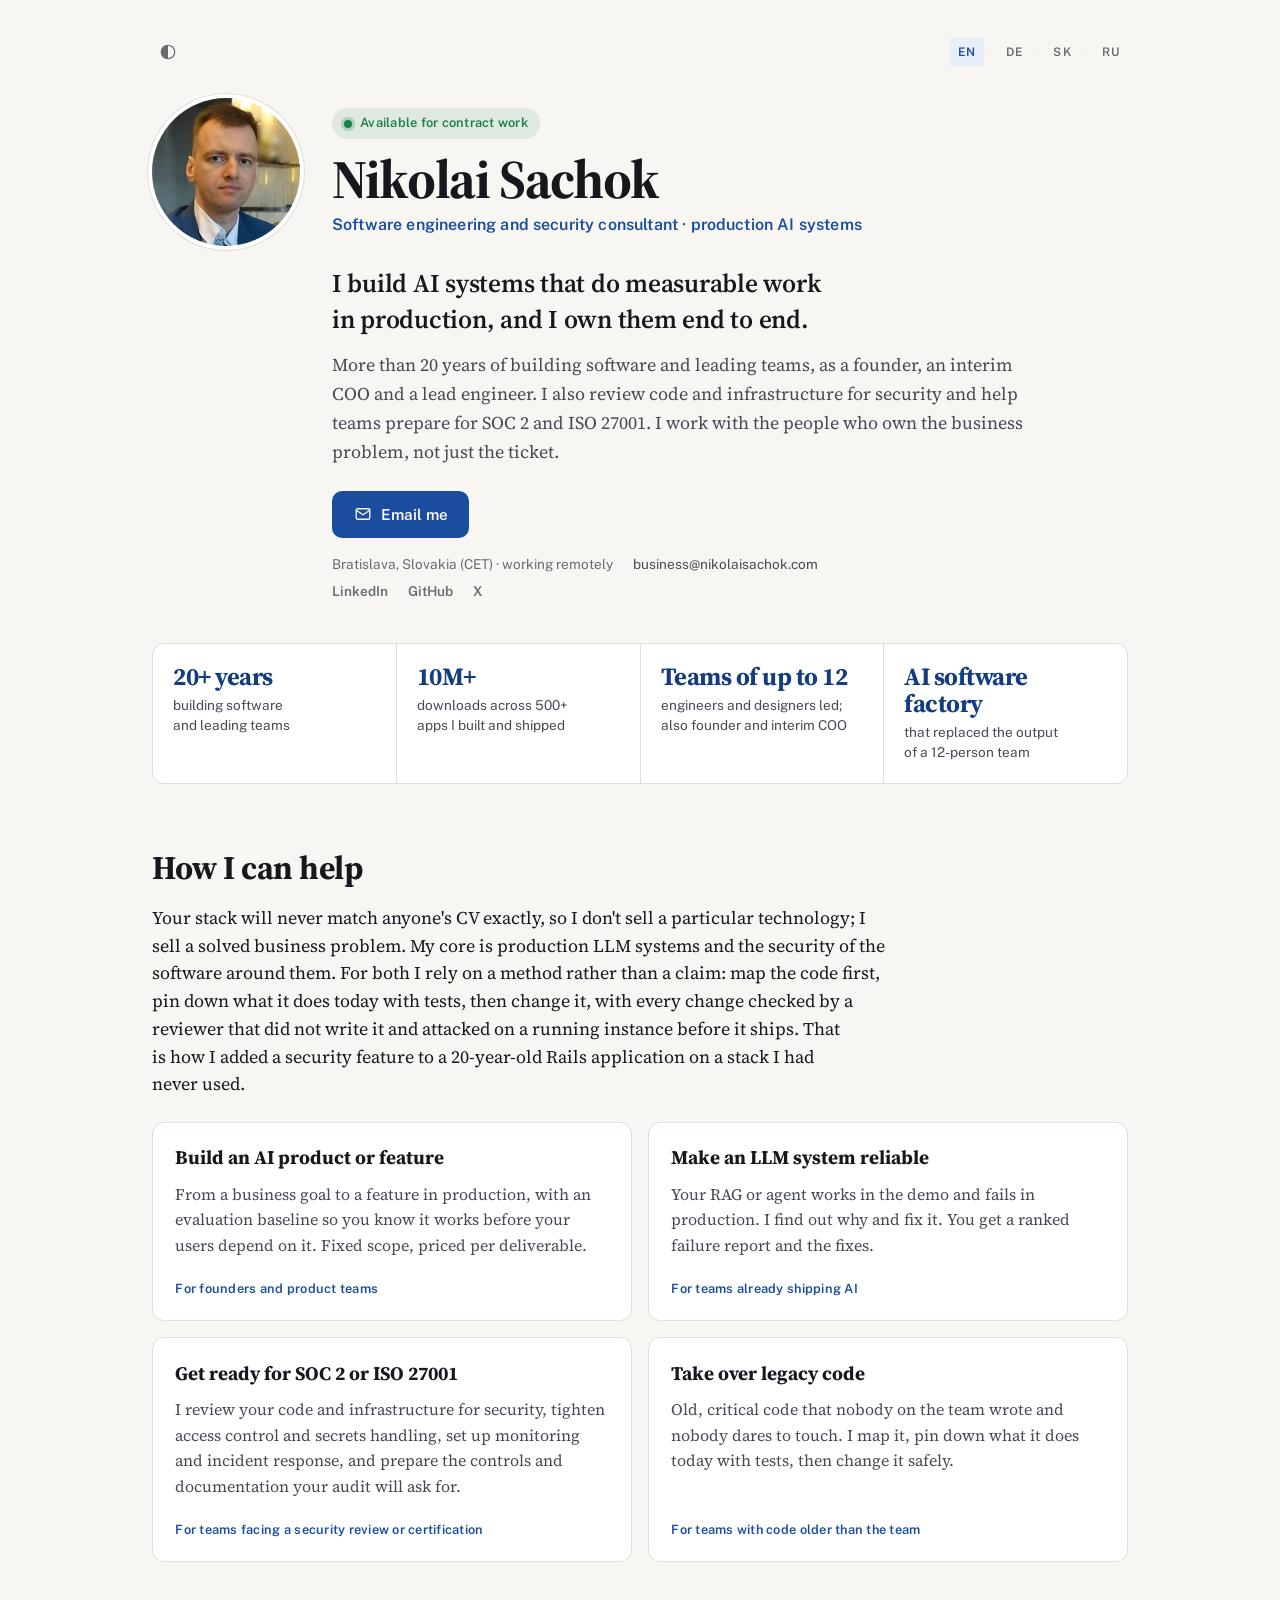
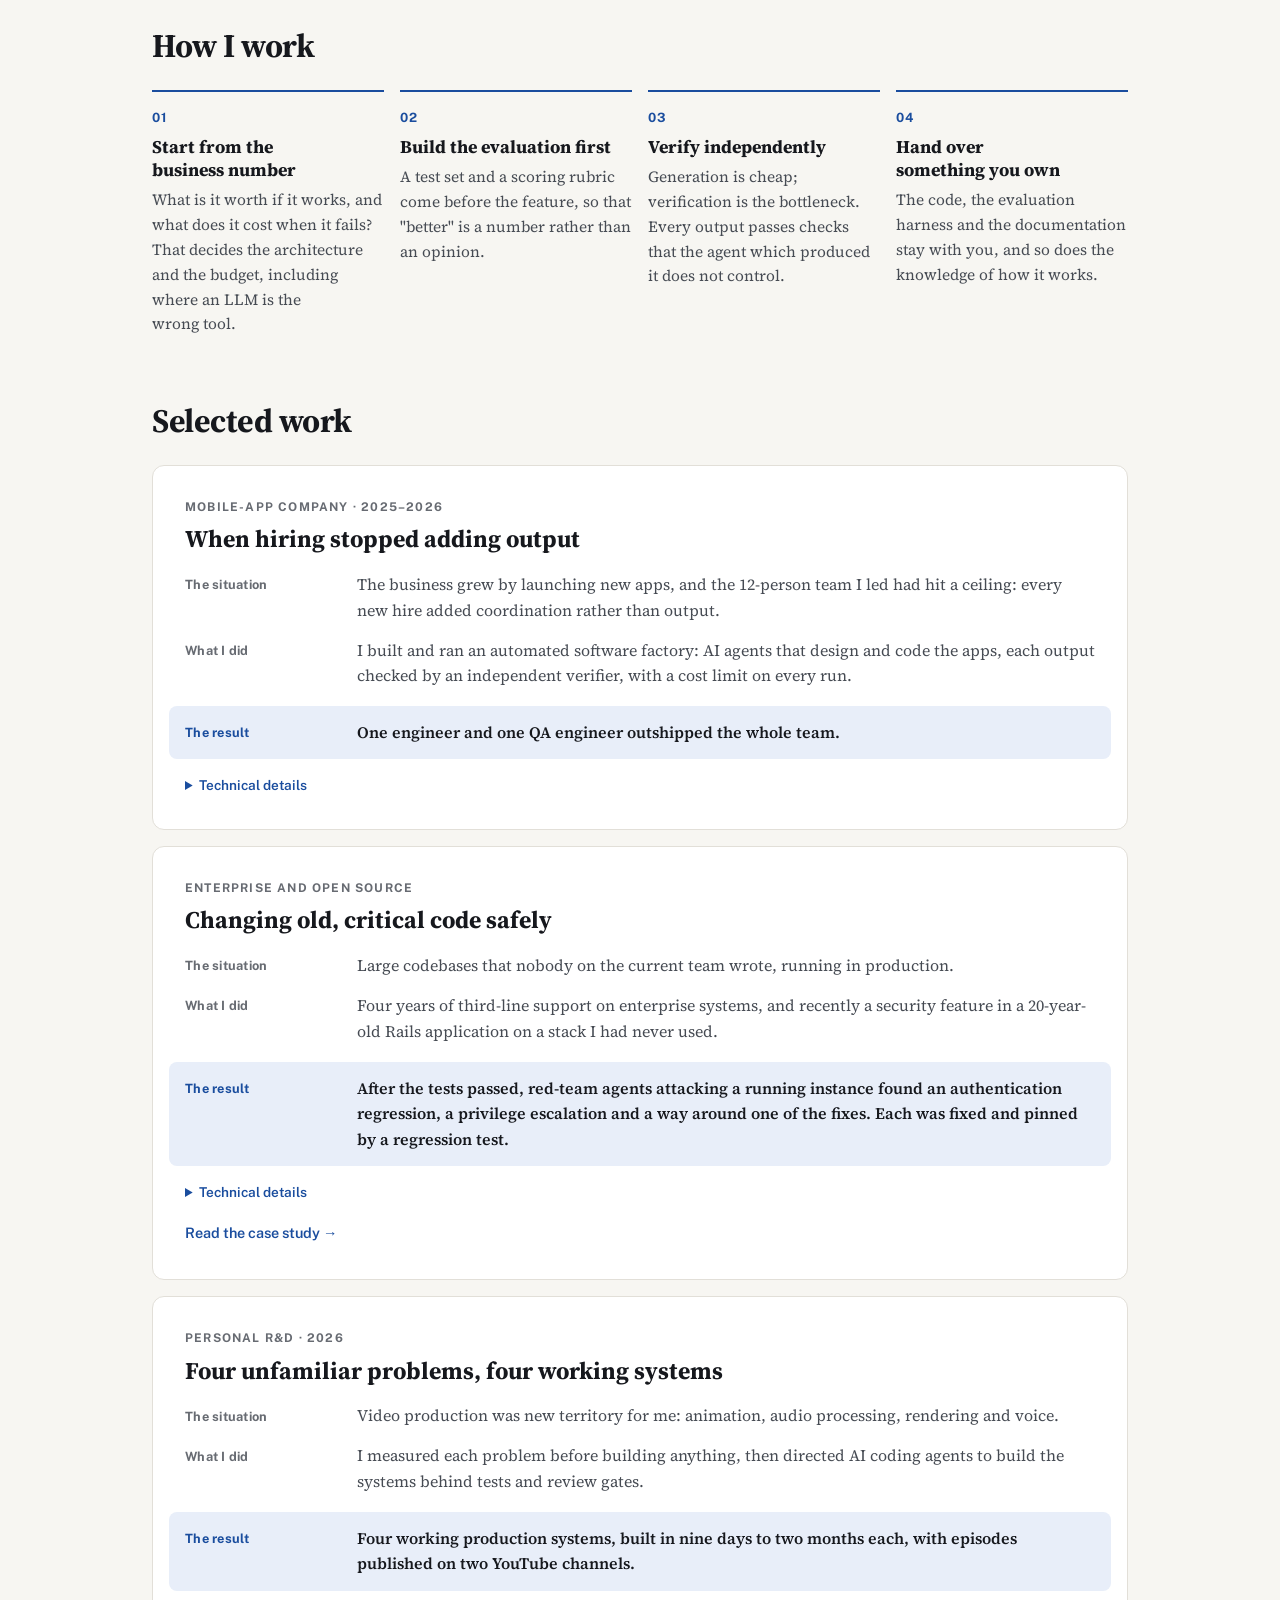
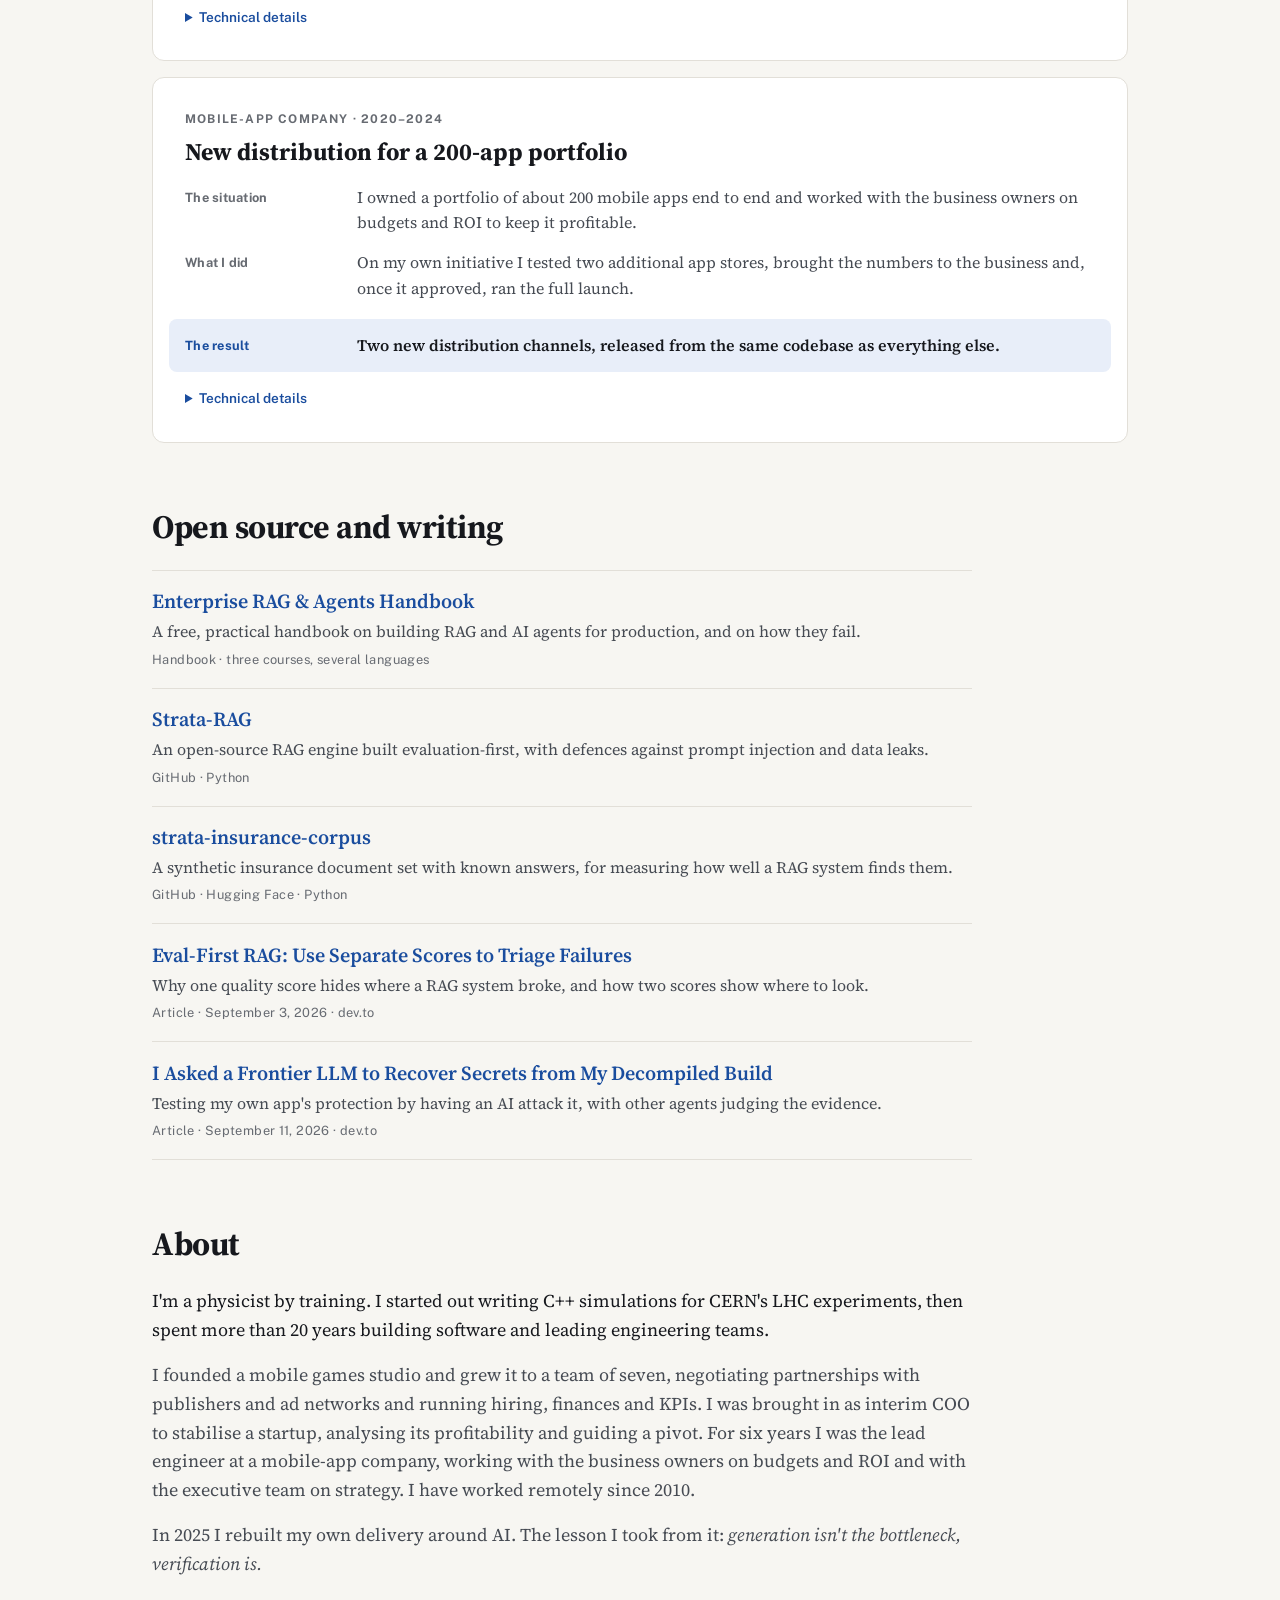
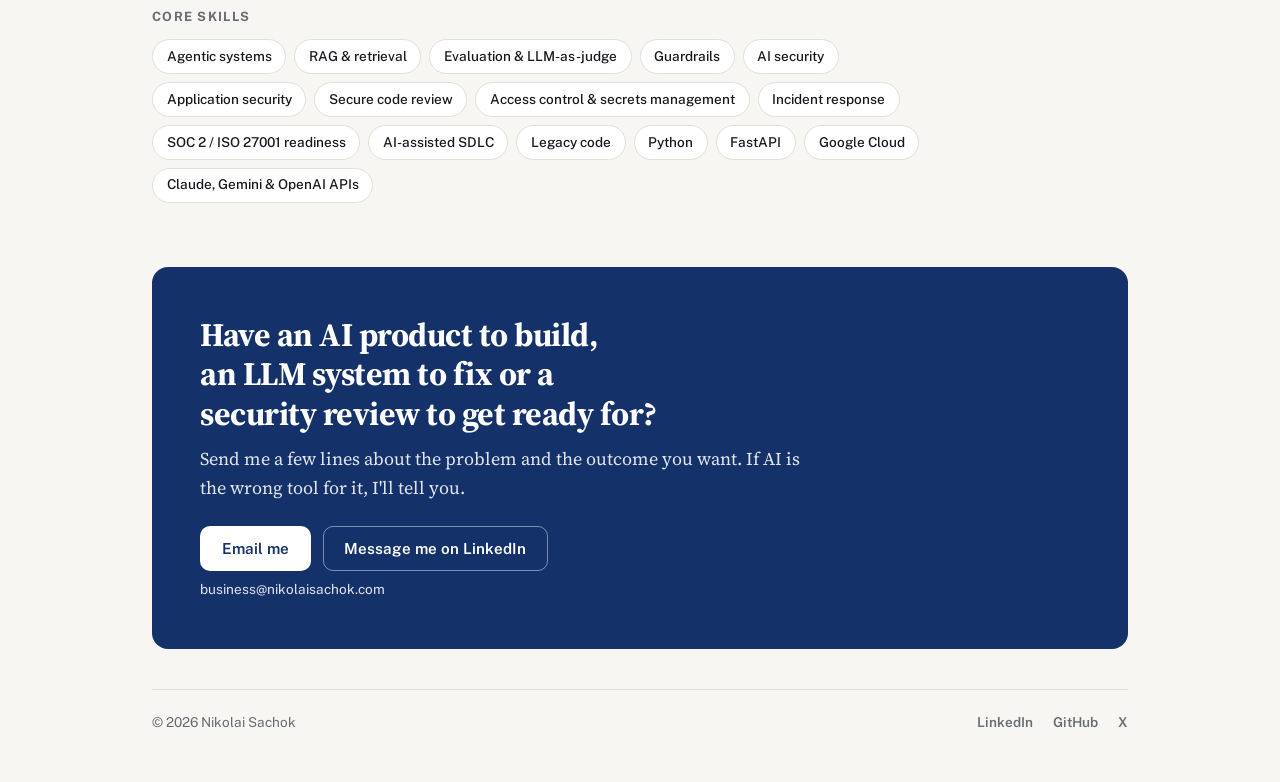
<file: index.html>
<!doctype html>
<!-- GENERATED FILE — do not edit. Source: template.html + content/<lang>.json. Rebuild: python3 build.py -->
<html lang="en">
<head>
  <meta charset="utf-8" />
  <meta name="viewport" content="width=device-width, initial-scale=1" />
  <title>Nikolai Sachok — Software Engineering and Security Consultant</title>
  <meta name="description" content="Software engineering and security consultant: I build AI products, make LLM systems reliable, review code and infrastructure for security, prepare teams for SOC 2 and ISO 27001, and take over legacy code. More than 20 years building software and leading teams. Available for contract work." />
  <meta name="author" content="Nikolai Sachok" />

  <link rel="canonical" href="https://nikolaisachok.com/" />
  <link rel="alternate" hreflang="en" href="https://nikolaisachok.com/" />
  <link rel="alternate" hreflang="de" href="https://nikolaisachok.com/de/" />
  <link rel="alternate" hreflang="sk" href="https://nikolaisachok.com/sk/" />
  <link rel="alternate" hreflang="ru" href="https://nikolaisachok.com/ru/" />
  <link rel="alternate" hreflang="x-default" href="https://nikolaisachok.com/" />

  <!-- Open Graph / social preview -->
  <meta property="og:type" content="profile" />
  <meta property="og:title" content="Nikolai Sachok — Software Engineering and Security Consultant" />
  <meta property="og:description" content="I build AI systems that do measurable work in production, and I review code and infrastructure for security. Available for contract work." />
  <meta property="og:url" content="https://nikolaisachok.com/" />
  <meta property="og:image" content="https://nikolaisachok.com/assets/img/og.jpg" />
  <meta property="og:image:width" content="1200" />
  <meta property="og:image:height" content="630" />
  <meta property="og:locale" content="en_US" />
  <meta property="og:locale:alternate" content="de_DE" />
  <meta property="og:locale:alternate" content="sk_SK" />
  <meta property="og:locale:alternate" content="ru_RU" />
  <meta name="twitter:card" content="summary_large_image" />

  <link rel="icon" href="data:image/svg+xml,%3Csvg xmlns='http://www.w3.org/2000/svg' viewBox='0 0 100 100'%3E%3Ctext y='.9em' font-size='90'%3E%E2%9A%A1%3C/text%3E%3C/svg%3E" />

  <!-- Source Serif 4 sets the content, Public Sans the chrome (labels, buttons,
       dates). Both are OFL; every face has a real fallback in style.css. -->
  <link rel="preconnect" href="https://fonts.googleapis.com" />
  <link rel="preconnect" href="https://fonts.gstatic.com" crossorigin />
  <link rel="stylesheet" href="https://fonts.googleapis.com/css2?family=Source+Serif+4:opsz,wght@8..60,400;8..60,600;8..60,700&family=Public+Sans:wght@500;600;700&display=swap" />

  <!-- Content-hashed by build.py: the domain is behind Cloudflare, which holds
       stylesheets at the edge for four hours. A changing URL is the only thing
       a visitor's hard refresh can actually get past. -->
  <link rel="stylesheet" href="/assets/style.css?v=fad087c63c90" />
  <script>
  (function () {
    var HERE = 'en';
    var ALL = ["en", "de", "sk", "ru"];
    try {
      var store = null;
      try { store = window.localStorage; } catch (e) {}

      /* Theme first, and before any redirect below can return: an explicit choice
         has to be on <html> before first paint, or the page flashes the other
         palette. No stored choice means no attribute, which leaves the stylesheet
         following prefers-color-scheme. data-js reveals the control, which would
         otherwise be a dead button for anyone without scripting. */
      var theme = null;
      if (store) { try { theme = store.getItem('nls-theme'); } catch (e) {} }
      if (theme === 'light' || theme === 'dark') {
        document.documentElement.setAttribute('data-theme', theme);
      }
      document.documentElement.setAttribute('data-js', '');
      var params = new URLSearchParams(location.search);
      var forced = (params.get('lang') || '').toLowerCase().split('-')[0];
      var target = null, auto = false;

      if (ALL.indexOf(forced) > -1) {
        target = forced;
        if (store) { try { store.setItem('nls-lang', forced); } catch (e) {} }
      } else if (HERE === 'en') {
        var saved = null;
        if (store) { try { saved = store.getItem('nls-lang'); } catch (e) {} }
        if (saved && ALL.indexOf(saved) > -1) {
          target = saved;
        } else if (!saved) {
          var pref = (navigator.languages && navigator.languages.length)
            ? navigator.languages : [navigator.language || ''];
          for (var i = 0; i < pref.length; i++) {
            var p = String(pref[i] || '').toLowerCase().split('-')[0];
            if (p === 'en') break;
            if (ALL.indexOf(p) > 0) { target = p; auto = true; break; }
          }
        }
      }

      if (target && target !== HERE) {
        params.delete('lang');
        var qs = params.toString();
        if (auto) { try { sessionStorage.setItem('nls-auto', target); } catch (e) {} }
        location.replace({"en": "/", "de": "/de/", "sk": "/sk/", "ru": "/ru/"}[target] + (qs ? '?' + qs : '') + location.hash);
        return;
      }

      /* Already on the right page: drop ?lang= so the address bar stays clean
         and crawlers never see a second URL for the same content. */
      if (params.has('lang')) {
        params.delete('lang');
        var rest = params.toString();
        try {
          history.replaceState(null, '', location.pathname + (rest ? '?' + rest : '') + location.hash);
        } catch (e) {}
      }

      try {
        if (sessionStorage.getItem('nls-auto') === HERE) {
          sessionStorage.removeItem('nls-auto');
          document.documentElement.setAttribute('data-autolang', '');
        }
      } catch (e) {}
    } catch (e) {}
  })();
  </script>
</head>
<body>
  <div class="wrap">
    <div class="topbar">
      <nav class="themebar" aria-label="Colour theme">
      <button type="button" id="theme-toggle" data-label="Colour theme" data-name-light="Light" data-name-dark="Dark" data-name-auto="Auto"
              title="Colour theme: Auto"
              aria-label="Colour theme: Auto">
        <svg class="icon-light" viewBox="0 0 24 24" aria-hidden="true"><circle cx="12" cy="12" r="4" /><path d="M12 2v2M12 20v2M2 12h2M20 12h2M4.9 4.9l1.4 1.4M17.7 17.7l1.4 1.4M4.9 19.1l1.4-1.4M17.7 6.3l1.4-1.4" /></svg>
        <svg class="icon-dark" viewBox="0 0 24 24" aria-hidden="true"><path d="M21 12.8A9 9 0 1 1 11.2 3a7 7 0 0 0 9.8 9.8z" /></svg>
        <svg class="icon-auto" viewBox="0 0 24 24" aria-hidden="true"><circle cx="12" cy="12" r="9" /><path class="icon-fill" d="M12 3a9 9 0 0 0 0 18z" /></svg>
      </button>
      </nav>
      <nav class="langbar" aria-label="Language">
      <a href="/" hreflang="en" lang="en" data-setlang="en" aria-label="English" aria-current="page">EN</a>
      <span class="sep" aria-hidden="true">·</span>
      <a href="/de/" hreflang="de" lang="de" data-setlang="de" aria-label="Deutsch">DE</a>
      <span class="sep" aria-hidden="true">·</span>
      <a href="/sk/" hreflang="sk" lang="sk" data-setlang="sk" aria-label="Slovenčina">SK</a>
      <span class="sep" aria-hidden="true">·</span>
      <a href="/ru/" hreflang="ru" lang="ru" data-setlang="ru" aria-label="Русский">RU</a>
      </nav>
    </div>

    <header class="hero">
      <img class="photo" src="/assets/img/nikolai-240.webp"
           srcset="/assets/img/nikolai-240.webp 240w, /assets/img/nikolai-480.webp 480w"
           sizes="(max-width: 640px) 96px, 148px"
           width="148" height="148" alt="Nikolai Sachok" />
      <div class="hero-id">
        <p class="availability"><span class="dot" aria-hidden="true"></span>Available for contract work</p>
        <h1 class="name">Nikolai Sachok</h1>
        <p class="role">Software engineering and security consultant · production AI systems</p>
      </div>
      <div class="hero-body">
        <p class="headline">I build AI systems that do measurable work in production, and I own them end to end.</p>
        <p class="lead">More than 20 years of building software and leading teams, as a founder, an interim COO and a lead engineer. I also review code and infrastructure for security and help teams prepare for SOC 2 and ISO 27001. I work with the people who own the business problem, not just the ticket.</p>
        <div class="actions">
          <!-- The address is never in the markup: the script assembles it on load,
               so a scraper reading HTML finds only the LinkedIn fallback. -->
          <a class="btn btn-primary" data-mail href="https://www.linkedin.com/in/nikolai-sachok/">
            <svg viewBox="0 0 24 24" aria-hidden="true"><rect x="3" y="5" width="18" height="14" rx="2" /><path d="m3 7 9 6 9-6" /></svg>Email me</a>
        </div>
        <p class="meta-line">
          <span>Bratislava, Slovakia (CET) · working remotely</span>
          <span class="mail-addr" hidden></span>
        </p>
        <p class="social">
          <a href="https://www.linkedin.com/in/nikolai-sachok/">LinkedIn</a>
          <a href="https://github.com/NikolaiSachok">GitHub</a>
          <a href="https://x.com/nsachok">X</a>
        </p>
      </div>
    </header>

    <ul class="proof">
      <li><span class="proof-num">20+ years</span><span class="proof-label">building software and leading teams</span></li>
      <li><span class="proof-num">10M+</span><span class="proof-label">downloads across 500+ apps I built and shipped</span></li>
      <li><span class="proof-num">Teams of up to 12</span><span class="proof-label">engineers and designers led; also founder and interim COO</span></li>
      <li><span class="proof-num">AI software factory</span><span class="proof-label">that replaced the output of a 12-person team</span></li>
    </ul>

    <section aria-labelledby="h-help">
      <h2 id="h-help">How I can help</h2>
      <p class="section-lead">Your stack will never match anyone's CV exactly, so I don't sell a particular technology; I sell a solved business problem. My core is production LLM systems and the security of the software around them. For both I rely on a method rather than a claim: map the code first, pin down what it does today with tests, then change it, with every change checked by a reviewer that did not write it and attacked on a running instance before it ships. That is how I added a security feature to a 20-year-old Rails application on a stack I had never used.</p>
      <ul class="help">
        <li>
          <h3>Build an AI product or feature</h3>
          <p>From a business goal to a feature in production, with an evaluation baseline so you know it works before your users depend on it. Fixed scope, priced per deliverable.</p>
          <p class="fit">For founders and product teams</p>
        </li>
        <li>
          <h3>Make an LLM system reliable</h3>
          <p>Your RAG or agent works in the demo and fails in production. I find out why and fix it. You get a ranked failure report and the fixes.</p>
          <p class="fit">For teams already shipping AI</p>
        </li>
        <li>
          <h3>Get ready for SOC 2 or ISO 27001</h3>
          <p>I review your code and infrastructure for security, tighten access control and secrets handling, set up monitoring and incident response, and prepare the controls and documentation your audit will ask for.</p>
          <p class="fit">For teams facing a security review or certification</p>
        </li>
        <li>
          <h3>Take over legacy code</h3>
          <p>Old, critical code that nobody on the team wrote and nobody dares to touch. I map it, pin down what it does today with tests, then change it safely.</p>
          <p class="fit">For teams with code older than the team</p>
        </li>
      </ul>
    </section>

    <section aria-labelledby="h-process">
      <h2 id="h-process">How I work</h2>
      <ol class="steps">
        <li><h3>Start from the business number</h3><p>What is it worth if it works, and what does it cost when it fails? That decides the architecture and the budget, including where an LLM is the wrong tool.</p></li>
        <li><h3>Build the evaluation first</h3><p>A test set and a scoring rubric come before the feature, so that "better" is a number rather than an opinion.</p></li>
        <li><h3>Verify independently</h3><p>Generation is cheap; verification is the bottleneck. Every output passes checks that the agent which produced it does not control.</p></li>
        <li><h3>Hand over something you own</h3><p>The code, the evaluation harness and the documentation stay with you, and so does the knowledge of how it works.</p></li>
      </ol>
    </section>

    <section aria-labelledby="h-cases">
      <h2 id="h-cases">Selected work</h2>
      <article class="case">
        <p class="kicker">Mobile-app company · 2025–2026</p>
        <h3>When hiring stopped adding output</h3>
        <dl>
          <div><dt>The situation</dt><dd>The business grew by launching new apps, and the 12-person team I led had hit a ceiling: every new hire added coordination rather than output.</dd></div>
          <div><dt>What I did</dt><dd>I built and ran an automated software factory: AI agents that design and code the apps, each output checked by an independent verifier, with a cost limit on every run.</dd></div>
          <div class="result"><dt>The result</dt><dd>One engineer and one QA engineer outshipped the whole team.</dd></div>
        </dl>
        <details class="case-more">
          <summary>Technical details</summary>
          <p>Multi-agent pipeline covering design, code, store assets and promo websites; model routing by task across Claude, Gemini and OpenAI; LLM-as-judge audits on a severity rubric. Architected its Google Cloud platform (Gemini and Claude on Vertex AI, Cloud Run, IAP, Secret Manager, Cloud Logging) and multimodal text-and-image search over the company's catalogue of 2,000+ apps. Replaced a paid low-code admin platform with an in-house dashboard. In my last week: 10 production apps in 3–4 days against the team's plateau of about 8 a week, at about $6 per app in model APIs.</p>
        </details>
      </article>
      <article class="case">
        <p class="kicker">Enterprise and open source</p>
        <h3>Changing old, critical code safely</h3>
        <dl>
          <div><dt>The situation</dt><dd>Large codebases that nobody on the current team wrote, running in production.</dd></div>
          <div><dt>What I did</dt><dd>Four years of third-line support on enterprise systems, and recently a security feature in a 20-year-old Rails application on a stack I had never used.</dd></div>
          <div class="result"><dt>The result</dt><dd>After the tests passed, red-team agents attacking a running instance found an authentication regression, a privilege escalation and a way around one of the fixes. Each was fixed and pinned by a regression test.</dd></div>
        </dl>
        <details class="case-more">
          <summary>Technical details</summary>
          <p>2006–2010 at EPAM: on the maintenance team of a large Thomson Reuters programme I diagnosed production failures with the client's engineers, migrated a live database while changing its schema, and coordinated deployments. 2026: personal access tokens for Redmine 6.1.2 (Ruby on Rails), built with code maps, implementing subagents and a five-axis verification gate: 39 issues, 75 recorded attacks, 4,674 lines of tests, with the full process record published next to the code.</p>
        </details>
        <a class="case-link" href="https://github.com/NikolaiSachok/redmine">Read the case study <span aria-hidden="true">→</span></a>
      </article>
      <article class="case">
        <p class="kicker">Personal R&amp;D · 2026</p>
        <h3>Four unfamiliar problems, four working systems</h3>
        <dl>
          <div><dt>The situation</dt><dd>Video production was new territory for me: animation, audio processing, rendering and voice.</dd></div>
          <div><dt>What I did</dt><dd>I measured each problem before building anything, then directed AI coding agents to build the systems behind tests and review gates.</dd></div>
          <div class="result"><dt>The result</dt><dd>Four working production systems, built in nine days to two months each, with episodes published on two YouTube channels.</dd></div>
        </dl>
        <details class="case-more">
          <summary>Technical details</summary>
          <p>A desktop app that turns a sound recording into an audio-reactive animated video (audio analysis, GLSL shaders, a deterministic export through ffmpeg). A cartoon news show where every frame is rendered from code: Python vector art, code-generated skeletal animation and fact-checked scripts; a 6-minute episode renders in under 8 minutes. A narrated exercise series: parallel frame-by-frame rendering about 3.5× faster than serial, and narration aligned to the script without stretching the voice. A script-to-video pipeline with an animated 3D presenter rendered in Unity, its motion calibrated against recorded footage. Three of the four projects kept architecture decision records (ADRs), 70 to 200+ each.</p>
        </details>
      </article>
      <article class="case">
        <p class="kicker">Mobile-app company · 2020–2024</p>
        <h3>New distribution for a 200-app portfolio</h3>
        <dl>
          <div><dt>The situation</dt><dd>I owned a portfolio of about 200 mobile apps end to end and worked with the business owners on budgets and ROI to keep it profitable.</dd></div>
          <div><dt>What I did</dt><dd>On my own initiative I tested two additional app stores, brought the numbers to the business and, once it approved, ran the full launch.</dd></div>
          <div class="result"><dt>The result</dt><dd>Two new distribution channels, released from the same codebase as everything else.</dd></div>
        </dl>
        <details class="case-more">
          <summary>Technical details</summary>
          <p>Huawei AppGallery and Samsung Galaxy Store, next to Google Play, Amazon and Xiaomi: five stores from one Android codebase with per-store builds. A shared app template reused 80–90% of the code.</p>
        </details>
      </article>
    </section>

    <section aria-labelledby="h-public">
      <h2 id="h-public">Open source and writing</h2>
      <ul class="entries">
        <li>
          <a class="entry" href="https://nikolaisachok.com/ai-engineering-handbook/">
            <span class="entry-title">Enterprise RAG &amp; Agents Handbook</span>
            <span class="entry-desc">A free, practical handbook on building RAG and AI agents for production, and on how they fail.</span>
            <span class="entry-meta">Handbook · three courses, several languages</span>
          </a>
        </li>
        <li>
          <a class="entry" href="https://nikolaisachok.com/Strata-RAG/">
            <span class="entry-title">Strata-RAG</span>
            <span class="entry-desc">An open-source RAG engine built evaluation-first, with defences against prompt injection and data leaks.</span>
            <span class="entry-meta">GitHub · Python</span>
          </a>
        </li>
        <li>
          <a class="entry" href="https://github.com/NikolaiSachok/strata-insurance-corpus">
            <span class="entry-title">strata-insurance-corpus</span>
            <span class="entry-desc">A synthetic insurance document set with known answers, for measuring how well a RAG system finds them.</span>
            <span class="entry-meta">GitHub · Hugging Face · Python</span>
          </a>
        </li>
        <li>
          <a class="entry" href="https://dev.to/nsachok/eval-first-rag-use-separate-scores-to-triage-failures-33ed">
            <span class="entry-title">Eval-First RAG: Use Separate Scores to Triage Failures</span>
            <span class="entry-desc">Why one quality score hides where a RAG system broke, and how two scores show where to look.</span>
            <span class="entry-meta">Article · September 3, 2026 · dev.to</span>
          </a>
        </li>
        <li>
          <a class="entry" href="https://dev.to/nsachok/i-asked-a-frontier-llm-to-recover-secrets-from-my-decompiled-build-1ojb">
            <span class="entry-title">I Asked a Frontier LLM to Recover Secrets from My Decompiled Build</span>
            <span class="entry-desc">Testing my own app's protection by having an AI attack it, with other agents judging the evidence.</span>
            <span class="entry-meta">Article · September 11, 2026 · dev.to</span>
          </a>
        </li>
      </ul>
    </section>

    <section aria-labelledby="h-about" class="about">
      <h2 id="h-about">About</h2>
      <p>I'm a physicist by training. I started out writing C++ simulations for CERN's LHC experiments, then spent more than 20 years building software and leading engineering teams.</p>
      <p>I founded a mobile games studio and grew it to a team of seven, negotiating partnerships with publishers and ad networks and running hiring, finances and KPIs. I was brought in as interim COO to stabilise a startup, analysing its profitability and guiding a pivot. For six years I was the lead engineer at a mobile-app company, working with the business owners on budgets and ROI and with the executive team on strategy. I have worked remotely since 2010.</p>
      <p>In 2025 I rebuilt my own delivery around AI. The lesson I took from it: <em>generation isn't the bottleneck, verification is.</em></p>
      <h3>Core skills</h3>
      <ul class="chips">
        <li>Agentic systems</li>
        <li>RAG &amp; retrieval</li>
        <li>Evaluation &amp; LLM-as-judge</li>
        <li>Guardrails</li>
        <li>AI security</li>
        <li>Application security</li>
        <li>Secure code review</li>
        <li>Access control &amp; secrets management</li>
        <li>Incident response</li>
        <li>SOC 2 / ISO 27001 readiness</li>
        <li>AI-assisted SDLC</li>
        <li>Legacy code</li>
        <li>Python</li>
        <li>FastAPI</li>
        <li>Google Cloud</li>
        <li>Claude, Gemini &amp; OpenAI APIs</li>
      </ul>
    </section>

    <section class="cta" aria-labelledby="h-cta">
      <h2 id="h-cta">Have an AI product to build, an LLM system to fix or a security review to get ready for?</h2>
      <p>Send me a few lines about the problem and the outcome you want. If AI is the wrong tool for it, I'll tell you.</p>
      <div class="actions">
        <a class="btn btn-invert" data-mail href="https://www.linkedin.com/in/nikolai-sachok/">Email me</a>
        <a class="btn btn-invert-ghost" href="https://www.linkedin.com/in/nikolai-sachok/">Message me on LinkedIn</a>
      </div>
      <p class="mail-addr cta-addr" hidden></p>
    </section>

    <footer>
      <span>© 2026 Nikolai Sachok</span>
      <span class="footer-links">
        <a href="https://www.linkedin.com/in/nikolai-sachok/">LinkedIn</a>
        <a href="https://github.com/NikolaiSachok">GitHub</a>
        <a href="https://x.com/nsachok">X</a>
      </span>
    </footer>
  </div>

  <script>
    /* Email. Stored reversed and split so the address never appears in the HTML;
       a scraper that does not run JavaScript only sees the LinkedIn fallback. */
    (function () {
      var addr = ['moc.kohcasialokin', 'ssenisub'].map(function (s) {
        return s.split('').reverse().join('');
      }).reverse().join('@');
      document.querySelectorAll('[data-mail]').forEach(function (a) {
        a.href = 'mailto:' + addr;
      });
      document.querySelectorAll('.mail-addr').forEach(function (el) {
        el.textContent = addr;
        el.hidden = false;
      });
    })();

    /* A language chosen by hand is remembered and never auto-overridden again. */
    document.querySelectorAll('[data-setlang]').forEach(function (a) {
      a.addEventListener('click', function () {
        try { localStorage.setItem('nls-lang', a.dataset.setlang); } catch (e) {}
      });
    });

    /* Theme. One button cycling auto -> light -> dark -> auto. "auto" is the
       ABSENCE of a choice: it clears the key and the attribute, so the
       stylesheet goes back to following prefers-color-scheme. */
    (function () {
      var button = document.getElementById('theme-toggle');
      if (!button) return;

      var ORDER = ['auto', 'light', 'dark'];

      function current() {
        return document.documentElement.getAttribute('data-theme') || 'auto';
      }

      function label() {
        var name = button.dataset['name' + current().charAt(0).toUpperCase() + current().slice(1)];
        var text = button.dataset.label + ': ' + name;
        button.setAttribute('title', text);
        button.setAttribute('aria-label', text);
      }

      button.addEventListener('click', function () {
        var next = ORDER[(ORDER.indexOf(current()) + 1) % ORDER.length];
        if (next === 'auto') {
          document.documentElement.removeAttribute('data-theme');
          try { localStorage.removeItem('nls-theme'); } catch (e) {}
        } else {
          document.documentElement.setAttribute('data-theme', next);
          try { localStorage.setItem('nls-theme', next); } catch (e) {}
        }
        label();
      });

      label();
    })();

    var dismiss = document.querySelector('.notice-dismiss');
    if (dismiss) {
      dismiss.addEventListener('click', function () {
        document.documentElement.removeAttribute('data-autolang');
      });
    }
  </script>
</body>
</html>
</file>
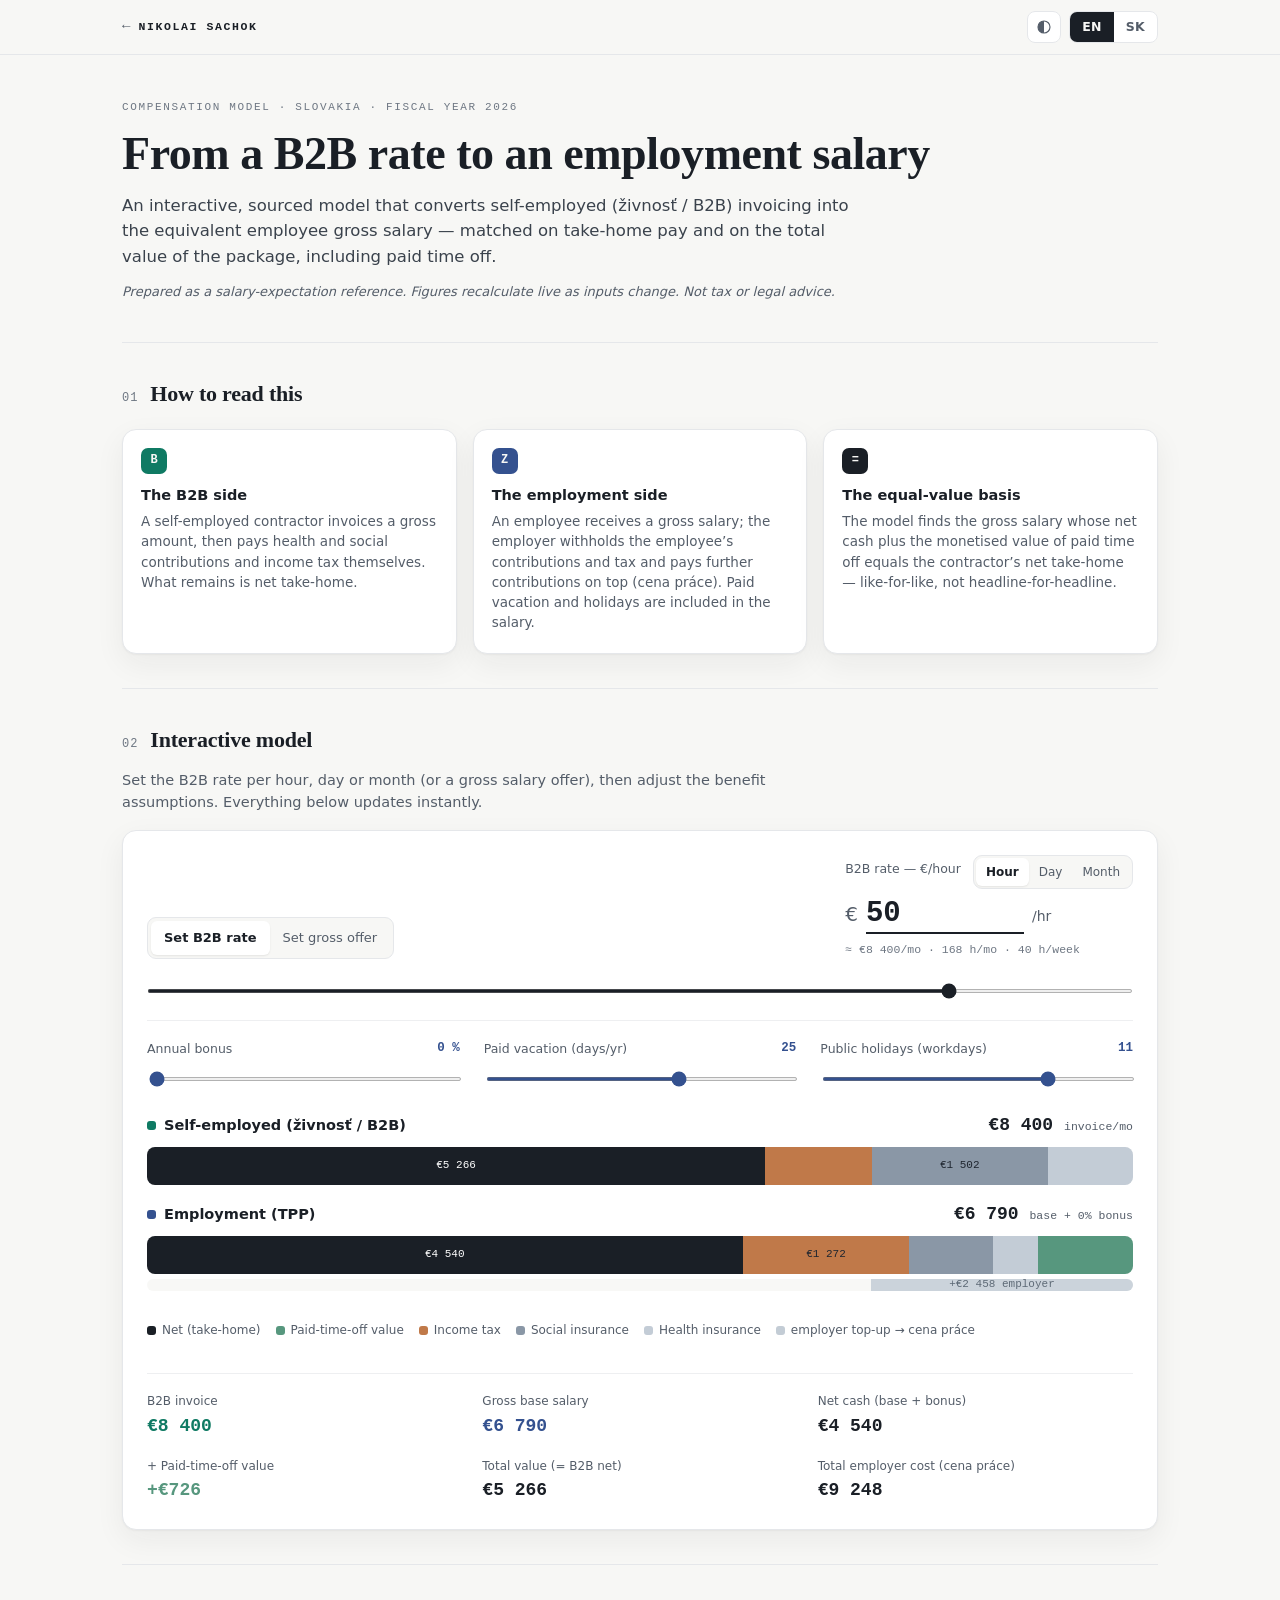
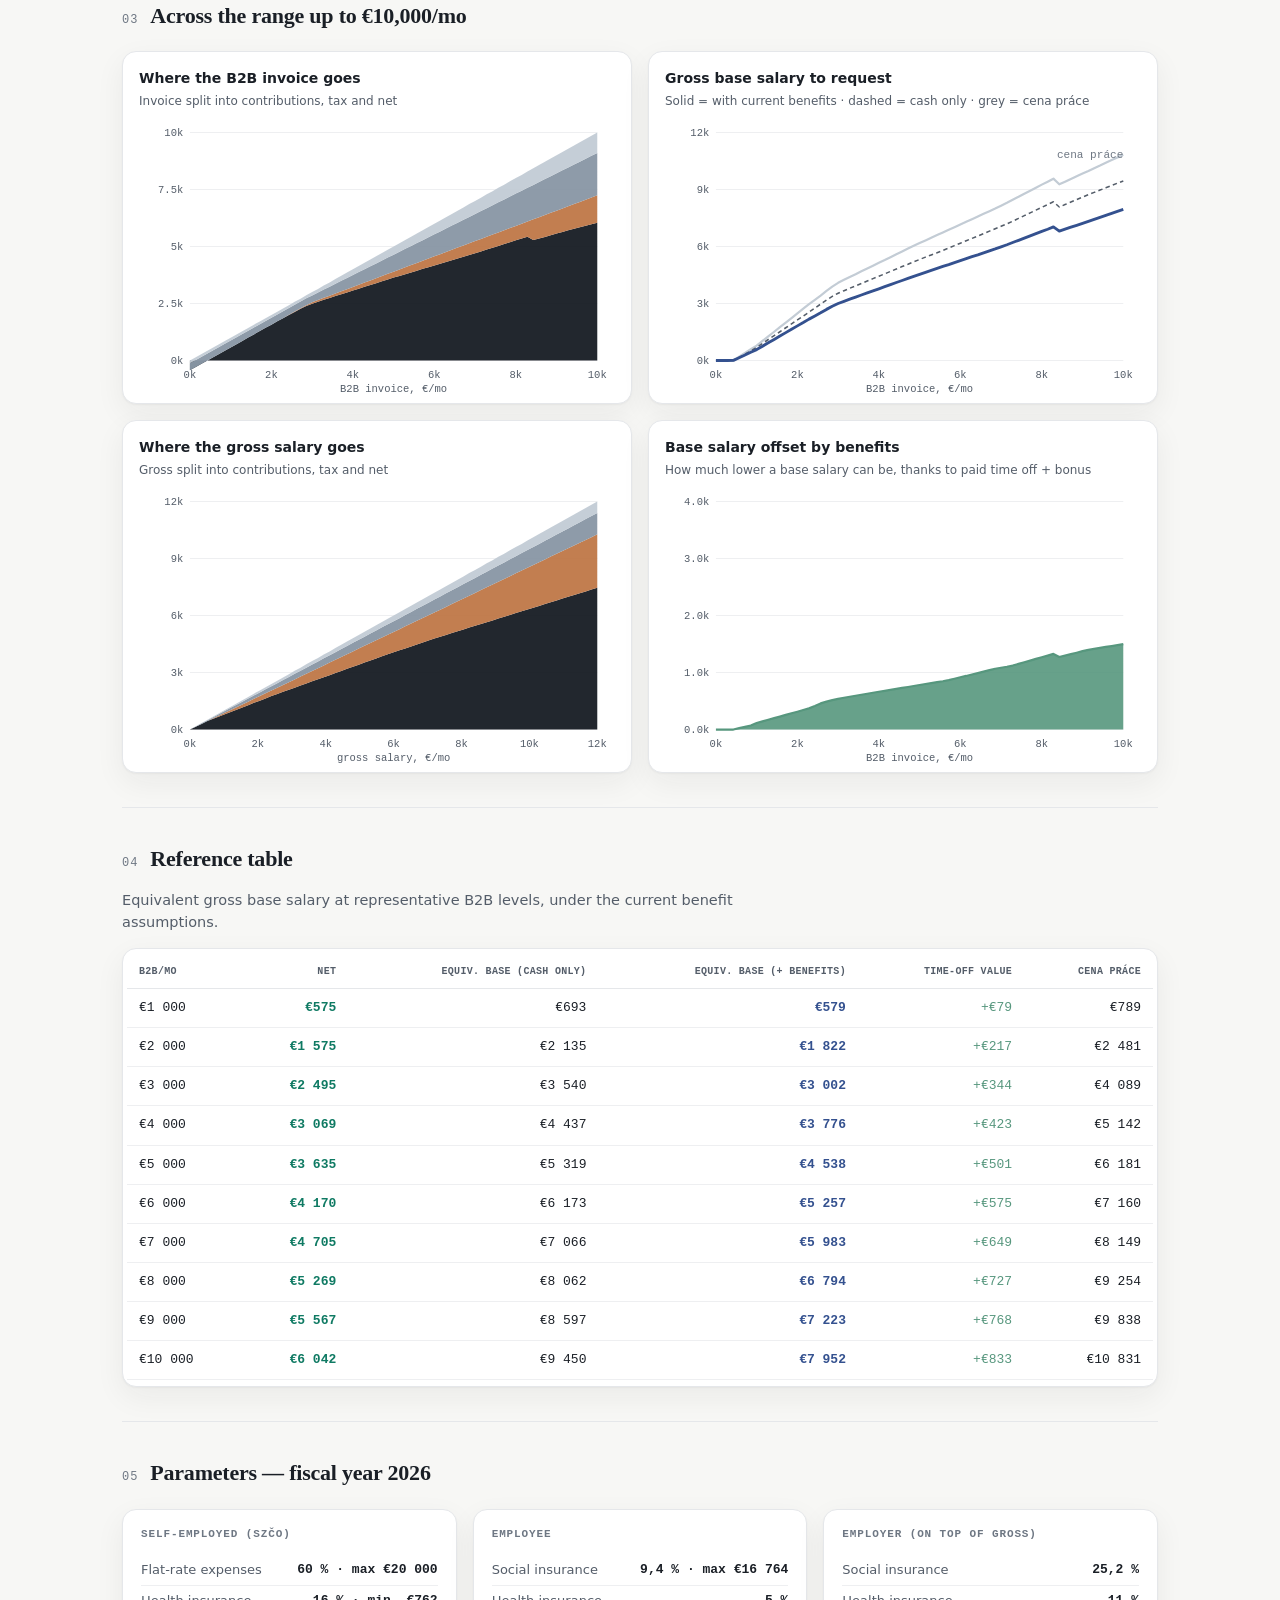
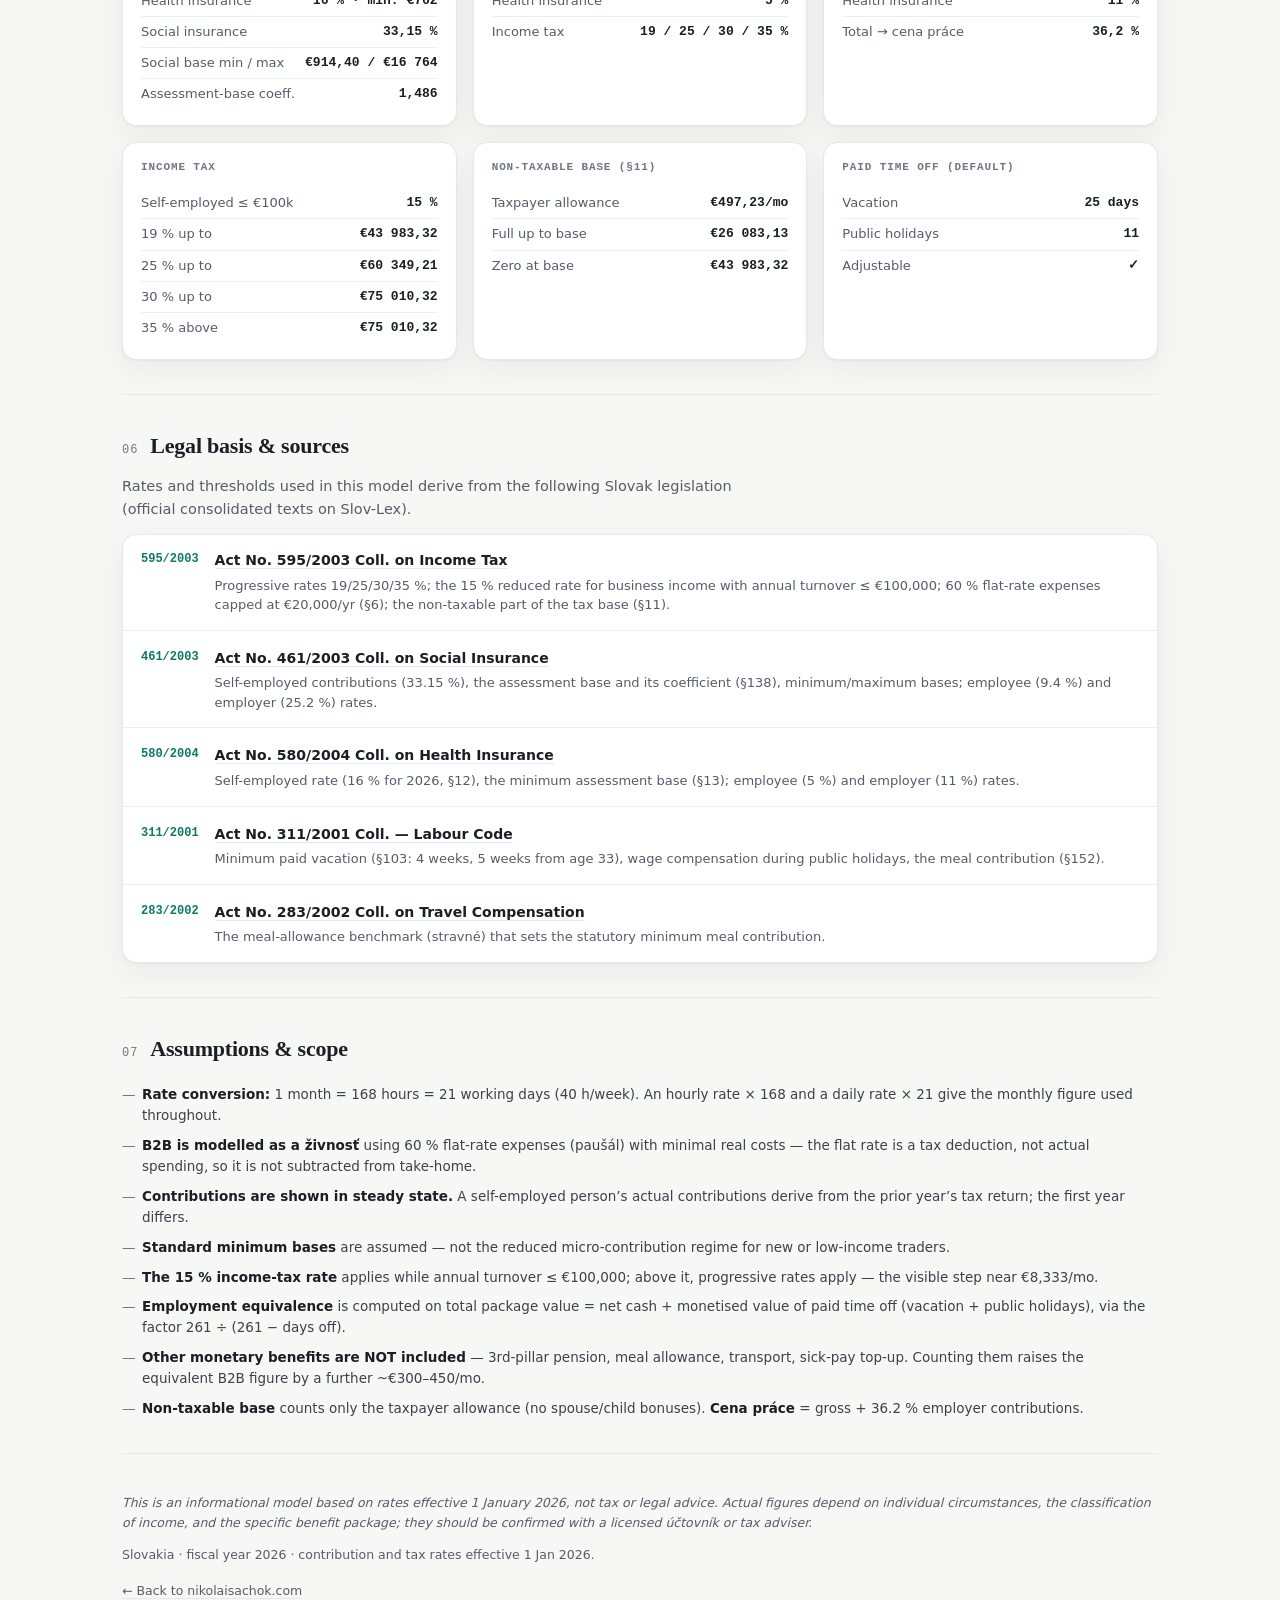
<file: b2b-salary/index.html>
<!DOCTYPE html>
<!-- Hand-authored, NOT generated. build.py owns index.html and the locale pages
     only; this utility page is self-contained and carries its own EN/SK copy,
     palette and chrome. See README ("The B2B ↔ salary page"). -->
<html lang="en">
<head>
<meta charset="utf-8">
<meta name="viewport" content="width=device-width, initial-scale=1">
<title>B2B rate → employment salary · Slovakia 2026</title>
<meta name="description" content="An interactive, sourced model that converts a Slovak self-employed (živnosť / B2B) rate into the equivalent employee gross salary — matched on take-home pay and on total package value. Fiscal year 2026.">
<meta name="author" content="Nikolai Sachok">
<link rel="canonical" href="https://nikolaisachok.com/b2b-salary/">

<!-- The page is sent as a link, most often pasted into a message — so the
     unfurl is part of the artefact, not an afterthought. -->
<meta property="og:type" content="website">
<meta property="og:title" content="B2B rate → employment salary · Slovakia 2026">
<meta property="og:description" content="Converts a Slovak živnosť / B2B rate into the equivalent employee gross salary — matched on take-home pay and on total package value, with the legislation it derives from.">
<meta property="og:url" content="https://nikolaisachok.com/b2b-salary/">
<meta property="og:locale" content="en_US">
<meta property="og:locale:alternate" content="sk_SK">
<meta name="twitter:card" content="summary">

<link rel="icon" href="data:image/svg+xml,%3Csvg xmlns='http://www.w3.org/2000/svg' viewBox='0 0 100 100'%3E%3Ctext y='.9em' font-size='90'%3E%E2%9A%A1%3C/text%3E%3C/svg%3E">

<style>
  /* Theme in three states, the same contract as the rest of the site — and the
     same storage key (`nls-theme`), so a choice made on the landing page is
     still in force here.

       1. data-theme="light" | "dark" on <html> — an explicit choice, stored in
          localStorage and applied by the head script below before first paint.
       2. no attribute + prefers-color-scheme — the visitor's system setting.
       3. no attribute, no preference — light.

     Every colour is written ONCE as --light-* / --dark-*; the rules below only
     re-point the working tokens at one set or the other, so a palette edit is
     one edit and the two themes cannot drift apart.

     Each band of the bars and charts carries a SECOND token, --<band>-on: the
     colour of the value label sitting inside it. A single white was wrong on
     the pale grey bands in light mode (2.9:1) and wrong on nearly all of them
     once the ramp inverts for dark, so the pairing is per band. */
  :root{
    --light-paper:#F7F7F5; --light-card:#FFFFFF;
    --light-ink:#1A1F26;   --light-ink2:#3A424C;
    /* The grey ramp is 4.5:1+ on white throughout: every use of these two is
       small text — eyebrow, axis labels, section numbers, table headers — and
       the ramp as first drawn sat at 3.1:1 (faint) and 4.0:1 (mute). */
    --light-mute:#545D69;  --light-faint:#6E7783;
    --light-hair:#E5E7EA;  --light-hair2:#EEEFF1;
    --light-topbar:rgba(247,247,245,.86);
    --light-shadow:0 1px 2px rgba(26,31,38,.04),0 10px 30px rgba(26,31,38,.06);
    --light-b2b:#0F7A63;   --light-emp:#34518F;
    --light-net:#1A1F26;   --light-net-on:#FFFFFF;
    --light-tax:#C07949;   --light-tax-on:#1F2630;
    --light-soc:#8A97A6;   --light-soc-on:#1F2630;
    --light-hea:#C3CCD6;   --light-hea-on:#1F2630;
    --light-off:#57977E;   --light-off-on:#0E241B;
    --light-cost:#C3CCD5;  --light-cost-on:#42505F;

    /* Dark inverts the ramp: in light, "net" is the near-black band and health
       the palest; in dark, net is the lightest and health sits closest to the
       page. That is why the on-colours flip partway down the list. */
    --dark-paper:#13161B;  --dark-card:#1B2027;
    --dark-ink:#E6E9ED;    --dark-ink2:#C4CCD6;
    --dark-mute:#9AA4B0;   --dark-faint:#8A939F;
    --dark-hair:#2B323B;   --dark-hair2:#232931;
    --dark-topbar:rgba(19,22,27,.86);
    --dark-shadow:0 1px 2px rgba(0,0,0,.5),0 10px 30px rgba(0,0,0,.35);
    --dark-b2b:#3FC29E;    --dark-emp:#8AA8EC;
    --dark-net:#DCE3EA;    --dark-net-on:#14181E;
    --dark-tax:#D2914F;    --dark-tax-on:#241706;
    --dark-soc:#7D8A99;    --dark-soc-on:#141920;
    --dark-hea:#4C5665;    --dark-hea-on:#DCE3EA;
    --dark-off:#5FB398;    --dark-off-on:#0E2219;
    --dark-cost:#57616F;   --dark-cost-on:#E3E9EF;

    --paper:var(--light-paper); --card:var(--light-card);
    --ink:var(--light-ink); --ink2:var(--light-ink2);
    --mute:var(--light-mute); --faint:var(--light-faint);
    --hair:var(--light-hair); --hair2:var(--light-hair2);
    --topbar:var(--light-topbar); --shadow:var(--light-shadow);
    --b2b:var(--light-b2b); --emp:var(--light-emp);
    --net:var(--light-net); --net-on:var(--light-net-on);
    --tax:var(--light-tax); --tax-on:var(--light-tax-on);
    --soc:var(--light-soc); --soc-on:var(--light-soc-on);
    --hea:var(--light-hea); --hea-on:var(--light-hea-on);
    --off:var(--light-off); --off-on:var(--light-off-on);
    --cost:var(--light-cost); --cost-on:var(--light-cost-on);
    color-scheme:light;

    --serif:ui-serif,Georgia,"Times New Roman",serif;
    --sans:system-ui,-apple-system,"Segoe UI",Roboto,sans-serif;
    --mono:ui-monospace,SFMono-Regular,Menlo,"Cascadia Code",monospace;
  }

  @media(prefers-color-scheme:dark){
    :root:not([data-theme="light"]){
      --paper:var(--dark-paper); --card:var(--dark-card);
      --ink:var(--dark-ink); --ink2:var(--dark-ink2);
      --mute:var(--dark-mute); --faint:var(--dark-faint);
      --hair:var(--dark-hair); --hair2:var(--dark-hair2);
      --topbar:var(--dark-topbar); --shadow:var(--dark-shadow);
      --b2b:var(--dark-b2b); --emp:var(--dark-emp);
      --net:var(--dark-net); --net-on:var(--dark-net-on);
      --tax:var(--dark-tax); --tax-on:var(--dark-tax-on);
      --soc:var(--dark-soc); --soc-on:var(--dark-soc-on);
      --hea:var(--dark-hea); --hea-on:var(--dark-hea-on);
      --off:var(--dark-off); --off-on:var(--dark-off-on);
      --cost:var(--dark-cost); --cost-on:var(--dark-cost-on);
      color-scheme:dark;
    }
  }

  :root[data-theme="dark"]{
    --paper:var(--dark-paper); --card:var(--dark-card);
    --ink:var(--dark-ink); --ink2:var(--dark-ink2);
    --mute:var(--dark-mute); --faint:var(--dark-faint);
    --hair:var(--dark-hair); --hair2:var(--dark-hair2);
    --topbar:var(--dark-topbar); --shadow:var(--dark-shadow);
    --b2b:var(--dark-b2b); --emp:var(--dark-emp);
    --net:var(--dark-net); --net-on:var(--dark-net-on);
    --tax:var(--dark-tax); --tax-on:var(--dark-tax-on);
    --soc:var(--dark-soc); --soc-on:var(--dark-soc-on);
    --hea:var(--dark-hea); --hea-on:var(--dark-hea-on);
    --off:var(--dark-off); --off-on:var(--dark-off-on);
    --cost:var(--dark-cost); --cost-on:var(--dark-cost-on);
    color-scheme:dark;
  }

  *{box-sizing:border-box}
  html{-webkit-text-size-adjust:100%}
  body{margin:0;background:var(--paper);color:var(--ink);font-family:var(--sans);line-height:1.55;font-size:15px}
  .wrap{max-width:1080px;margin:0 auto;padding:0 22px}
  .mono{font-family:var(--mono);font-variant-numeric:tabular-nums}

  /* top bar */
  .topbar{position:sticky;top:0;z-index:20;background:var(--topbar);backdrop-filter:saturate(180%) blur(10px);border-bottom:1px solid var(--hair)}
  .topbar .row{display:flex;align-items:center;justify-content:space-between;gap:12px;height:54px}

  /* The way back to the site. It replaces the standing "Fiscal note · Slovakia
     FY 2026" marker that used to sit here, which the eyebrow below repeats
     almost word for word — so the space was spent on a duplicate, and a visitor
     arriving from a pasted link had no way home. */
  .home{display:inline-flex;align-items:center;gap:8px;font-family:var(--mono);font-size:11.5px;letter-spacing:.14em;text-transform:uppercase;color:var(--mute);text-decoration:none;white-space:nowrap}
  .home b{color:var(--ink);font-weight:600}
  .home .ar{font-size:14px;letter-spacing:0;transition:transform .15s}
  .home:hover b{color:var(--b2b)}
  .home:hover .ar{transform:translateX(-3px)}

  .chrome{display:flex;align-items:stretch;gap:8px;height:32px}
  .lang{display:inline-flex;border:1px solid var(--hair);border-radius:8px;overflow:hidden;background:var(--card)}
  .lang button{border:0;background:transparent;font:inherit;font-size:12.5px;font-weight:600;color:var(--mute);padding:0 12px;cursor:pointer;letter-spacing:.02em}
  .lang button.on{background:var(--ink);color:var(--paper)}
  .themebtn{display:inline-flex;align-items:center;justify-content:center;width:34px;padding:0;border:1px solid var(--hair);border-radius:8px;background:var(--card);color:var(--mute);cursor:pointer}
  .themebtn:hover{color:var(--ink);border-color:var(--faint)}
  .themebtn svg{display:none;width:16px;height:16px;fill:none;stroke:currentColor;stroke-width:1.7;stroke-linecap:round;stroke-linejoin:round}
  .themebtn .icon-fill{fill:currentColor;stroke:none}
  html:not([data-theme]) .themebtn .icon-auto,
  html[data-theme="light"] .themebtn .icon-light,
  html[data-theme="dark"] .themebtn .icon-dark{display:block}

  /* masthead */
  header.mast{padding:44px 0 26px;border-bottom:1px solid var(--hair)}
  .eyebrow{font-family:var(--mono);font-size:11px;letter-spacing:.15em;text-transform:uppercase;color:var(--faint);margin-bottom:14px}
  h1{font-family:var(--serif);font-weight:600;font-size:clamp(30px,5vw,46px);line-height:1.06;letter-spacing:-.01em;margin:0 0 14px}
  .deck{font-size:16.5px;color:var(--ink2);max-width:70ch;margin:0 0 10px}
  .metaline{font-size:13px;color:var(--mute);font-style:italic}

  section{padding:34px 0;border-bottom:1px solid var(--hair)}
  .sechead{display:flex;align-items:baseline;gap:12px;margin-bottom:18px}
  .secno{font-family:var(--mono);font-size:12px;color:var(--faint);letter-spacing:.08em}
  h2{font-family:var(--serif);font-weight:600;font-size:22px;margin:0;letter-spacing:-.01em}
  .lead{color:var(--mute);font-size:14.5px;max-width:72ch;margin:-6px 0 0}

  .card{background:var(--card);border:1px solid var(--hair);border-radius:14px;box-shadow:var(--shadow)}

  /* orientation */
  .orient{display:grid;grid-template-columns:repeat(3,1fr);gap:16px}
  .orient .o{padding:18px 18px 20px}
  .orient .oi{width:26px;height:26px;border-radius:7px;display:flex;align-items:center;justify-content:center;font-family:var(--mono);font-size:12px;font-weight:700;color:var(--paper);margin-bottom:10px}
  .orient h3{font-size:14.5px;margin:0 0 5px;font-weight:650}
  .orient p{margin:0;font-size:13.5px;color:var(--mute);line-height:1.5}

  /* calculator */
  .calc{padding:24px}
  .driver{display:flex;flex-wrap:wrap;gap:18px 26px;align-items:flex-end;justify-content:space-between;margin-bottom:18px}
  .seg{display:inline-flex;background:var(--paper);border:1px solid var(--hair);border-radius:9px;padding:3px}
  .seg button{border:0;background:transparent;font:inherit;font-size:13px;color:var(--mute);padding:7px 13px;border-radius:6px;cursor:pointer;transition:.15s}
  .seg button.on{background:var(--card);color:var(--ink);box-shadow:0 1px 2px rgba(0,0,0,.08);font-weight:600}
  .inphead{display:flex;align-items:center;justify-content:space-between;gap:12px;margin-bottom:6px}
  .seg.small{padding:2px}
  .seg.small button{padding:5px 10px;font-size:12px}
  .capnote{margin-top:7px;font-size:11.5px;color:var(--faint);font-family:var(--mono)}
  .inp label{display:block;font-size:12.5px;color:var(--mute);margin-bottom:6px}
  .inpline{display:flex;align-items:baseline;gap:8px}
  .inpline .cur{color:var(--mute);font-size:20px}
  .inp input[type=number]{width:158px;font-family:var(--mono);font-size:29px;font-weight:700;border:0;border-bottom:2px solid var(--ink);background:transparent;padding:2px 0;color:var(--ink)}
  .inp input[type=number]:focus{outline:0;border-color:var(--b2b)}
  .permo{color:var(--mute);font-size:14px}
  input[type=range]{width:100%;accent-color:var(--ink);height:4px}
  #rng{margin:12px 0 0}
  .controls{display:grid;grid-template-columns:repeat(3,1fr);gap:16px 24px;margin:20px 0 2px;padding:18px 0 2px;border-top:1px solid var(--hair2)}
  .ctrl .lab{display:flex;justify-content:space-between;font-size:12.5px;margin-bottom:6px}
  .ctrl .lab .k{color:var(--mute)} .ctrl .lab .v{font-family:var(--mono);font-weight:700;color:var(--emp)}
  .ctrl input[type=range]{accent-color:var(--emp)}

  .bars{display:grid;gap:16px;margin-top:22px}
  .barblk .top{display:flex;justify-content:space-between;align-items:baseline;margin-bottom:7px;gap:10px}
  .barblk .name{font-weight:650;font-size:14.5px;display:flex;align-items:center;gap:8px}
  .dot{width:9px;height:9px;border-radius:3px;display:inline-block}
  .barblk .big{font-family:var(--mono);font-weight:700;font-size:18px}
  .barblk .big small{font-weight:400;color:var(--mute);font-size:11.5px}
  .track{position:relative;height:38px;border-radius:8px;overflow:hidden;background:var(--paper);display:flex}
  .seg-fill{height:100%;transition:width .35s cubic-bezier(.22,.61,.36,1);position:relative;min-width:0}
  .seg-fill span{position:absolute;inset:0;display:flex;align-items:center;justify-content:center;font-family:var(--mono);font-size:11px;color:inherit;white-space:nowrap}
  .track.ghost{margin-top:5px;height:12px;opacity:.85}
  .legend{display:flex;flex-wrap:wrap;gap:6px 15px;margin-top:14px;font-size:12px;color:var(--mute)}
  .legend span{display:inline-flex;align-items:center;gap:6px}
  .delta{margin-top:18px;padding-top:18px;border-top:1px solid var(--hair2);display:grid;grid-template-columns:repeat(3,1fr);gap:16px 20px}
  .kpi .lab{font-size:12px;color:var(--mute)}
  .kpi .val{font-family:var(--mono);font-weight:700;font-size:18px;margin-top:2px}
  .kpi .val.b2b{color:var(--b2b)} .kpi .val.emp{color:var(--emp)} .kpi .val.off{color:var(--off)}

  /* charts */
  .charts{display:grid;grid-template-columns:1fr 1fr;gap:16px}
  .chart{padding:16px 16px 10px}
  .chart .ct{font-size:14px;font-weight:650;margin:0 0 2px}
  .chart .cs{font-size:12px;color:var(--mute);margin:0 0 6px;min-height:15px}
  .chart svg{display:block;width:100%;height:auto;overflow:visible}
  .axl{font-family:var(--mono);font-size:9.5px;fill:var(--mute)}
  .grid line{stroke:var(--hair2);stroke-width:1}
  .cval{font-family:var(--mono);font-size:10px}

  /* table */
  .tablecard{padding:6px 4px;overflow-x:auto}
  table.data{border-collapse:collapse;width:100%;font-size:13px}
  table.data th,table.data td{padding:9px 12px;text-align:right;white-space:nowrap}
  table.data th{font-family:var(--mono);font-size:10px;letter-spacing:.03em;text-transform:uppercase;color:var(--mute);font-weight:600;border-bottom:1px solid var(--hair);vertical-align:bottom}
  table.data th:first-child,table.data td:first-child{text-align:left}
  table.data td{border-bottom:1px solid var(--hair2);font-family:var(--mono)}

  /* parameters */
  .params{display:grid;grid-template-columns:repeat(3,1fr);gap:16px}
  .pgroup{padding:16px 18px}
  .pgroup h4{font-family:var(--mono);font-size:11px;letter-spacing:.08em;text-transform:uppercase;color:var(--faint);margin:0 0 12px;font-weight:600}
  .prow{display:flex;justify-content:space-between;gap:12px;padding:5px 0;border-top:1px solid var(--hair2);font-size:13px}
  .prow:first-of-type{border-top:0}
  .prow .pk{color:var(--mute)} .prow .pv{font-family:var(--mono);font-weight:600;text-align:right}

  /* legal */
  .legal{display:grid;gap:2px}
  .act{padding:15px 18px;display:grid;grid-template-columns:auto 1fr;gap:4px 16px;align-items:start}
  .act:not(:last-child){border-bottom:1px solid var(--hair2)}
  .act .num{font-family:var(--mono);font-size:12px;color:var(--b2b);font-weight:700;white-space:nowrap;grid-row:span 2}
  .act .nm{font-weight:650;font-size:14px}
  .act .nm a{color:var(--ink);text-decoration:none;border-bottom:1px solid var(--hair)}
  .act .nm a:hover{border-color:var(--b2b);color:var(--b2b)}
  .act .gv{font-size:13px;color:var(--mute);line-height:1.5}

  ul.notes{margin:0;padding:0;list-style:none;display:grid;gap:9px}
  ul.notes li{padding-left:20px;position:relative;font-size:13.5px;color:var(--ink2);line-height:1.55}
  ul.notes li::before{content:"—";position:absolute;left:0;color:var(--faint)}
  ul.notes li b{color:var(--ink);font-weight:600}

  .foot{padding:26px 0 60px;font-size:12.5px;color:var(--mute);line-height:1.6}
  .foot .disc{font-style:italic}
  .foot-home{margin:16px 0 0}
  .foot-home a{color:var(--mute);text-decoration:none;border-bottom:1px solid var(--hair)}
  .foot-home a:hover{color:var(--b2b);border-color:var(--b2b)}

  @media(max-width:760px){
    .orient,.charts,.params,.controls{grid-template-columns:1fr}
    .delta{grid-template-columns:1fr 1fr}
    .wrap{padding:0 15px}
  }
  @media(max-width:430px){
    .home{font-size:10px;letter-spacing:.06em;gap:6px}
    .lang button{padding:0 9px}
  }
  @media(prefers-reduced-motion:reduce){*{transition:none!important}}
  @media print{
    /* Print always uses the light palette. Backgrounds do not print by default,
       so a dark theme would put pale text on white paper. */
    :root{
      --paper:var(--light-paper); --card:var(--light-card);
      --ink:var(--light-ink); --ink2:var(--light-ink2);
      --mute:var(--light-mute); --faint:var(--light-faint);
      --hair:var(--light-hair); --hair2:var(--light-hair2);
      --b2b:var(--light-b2b); --emp:var(--light-emp);
      --net:var(--light-net); --net-on:var(--light-net-on);
      --tax:var(--light-tax); --tax-on:var(--light-tax-on);
      --soc:var(--light-soc); --soc-on:var(--light-soc-on);
      --hea:var(--light-hea); --hea-on:var(--light-hea-on);
      --off:var(--light-off); --off-on:var(--light-off-on);
      --cost:var(--light-cost); --cost-on:var(--light-cost-on);
      color-scheme:light;
    }
    .topbar{position:static} .card{box-shadow:none} body{background:#fff}
    .chrome{display:none}
    section{break-inside:avoid}
  }
</style>

<script>
/* Theme before first paint, so the page never flashes the other palette.
   Shares `nls-theme` with the rest of nikolaisachok.com: no attribute means
   "follow the system", which is the absence of a choice rather than a third
   stored value. */
(function(){
  try{
    var t=null;
    try{t=localStorage.getItem('nls-theme');}catch(e){}
    if(t==='light'||t==='dark')document.documentElement.setAttribute('data-theme',t);
  }catch(e){}
})();
</script>
</head>
<body>

<div class="topbar"><div class="wrap"><div class="row">
  <a class="home" id="home" href="/"><span class="ar" aria-hidden="true">&larr;</span><b data-i18n="home"></b></a>
  <div class="chrome">
    <button type="button" class="themebtn" id="theme">
      <svg class="icon-light" viewBox="0 0 24 24" aria-hidden="true"><circle cx="12" cy="12" r="4"/><path d="M12 2v2M12 20v2M2 12h2M20 12h2M4.9 4.9l1.4 1.4M17.7 17.7l1.4 1.4M4.9 19.1l1.4-1.4M17.7 6.3l1.4-1.4"/></svg>
      <svg class="icon-dark" viewBox="0 0 24 24" aria-hidden="true"><path d="M21 12.8A9 9 0 1 1 11.2 3a7 7 0 0 0 9.8 9.8z"/></svg>
      <svg class="icon-auto" viewBox="0 0 24 24" aria-hidden="true"><circle cx="12" cy="12" r="9"/><path class="icon-fill" d="M12 3a9 9 0 0 0 0 18z"/></svg>
    </button>
    <div class="lang" id="lang"><button data-l="en" class="on">EN</button><button data-l="sk">SK</button></div>
  </div>
</div></div></div>

<div class="wrap">
  <header class="mast">
    <div class="eyebrow" data-i18n="eyebrow"></div>
    <h1 data-i18n="title"></h1>
    <p class="deck" data-i18n="deck"></p>
    <p class="metaline" data-i18n="metaline"></p>
  </header>

  <!-- 01 orientation -->
  <section>
    <div class="sechead"><span class="secno">01</span><h2 data-i18n="s1_h"></h2></div>
    <div class="orient">
      <div class="card o"><div class="oi" style="background:var(--b2b)">B</div><h3 data-i18n="o1_h"></h3><p data-i18n="o1_p"></p></div>
      <div class="card o"><div class="oi" style="background:var(--emp)">Z</div><h3 data-i18n="o2_h"></h3><p data-i18n="o2_p"></p></div>
      <div class="card o"><div class="oi" style="background:var(--ink)">=</div><h3 data-i18n="o3_h"></h3><p data-i18n="o3_p"></p></div>
    </div>
  </section>

  <!-- 02 calculator -->
  <section>
    <div class="sechead"><span class="secno">02</span><h2 data-i18n="s2_h"></h2></div>
    <p class="lead" data-i18n="s2_lead"></p>
    <div class="card calc" style="margin-top:16px">
      <div class="driver">
        <div class="seg" id="mode"><button data-m="b2b" class="on" data-i18n="modeB2b"></button><button data-m="gross" data-i18n="modeGross"></button></div>
        <div class="inp">
          <div class="inphead"><label id="inLabel"></label><div class="seg small" id="unit"><button data-u="hour" class="on" data-i18n="unitHour"></button><button data-u="day" data-i18n="unitDay"></button><button data-u="month" data-i18n="unitMonth"></button></div></div>
          <div class="inpline"><span class="cur">€</span><input id="num" type="number" min="5" max="60" step="1" value="50"><span class="permo" id="permo"></span></div>
          <div class="capnote" id="capNote"></div>
        </div>
      </div>
      <input id="rng" type="range" min="500" max="10000" step="50" value="8000">
      <div class="controls">
        <div class="ctrl"><div class="lab"><span class="k" data-i18n="ctrlBonus"></span><span class="v" id="vBonus"></span></div><input id="bonus" type="range" min="0" max="40" step="1" value="0"></div>
        <div class="ctrl"><div class="lab"><span class="k" data-i18n="ctrlVac"></span><span class="v" id="vVac"></span></div><input id="vac" type="range" min="0" max="40" step="1" value="25"></div>
        <div class="ctrl"><div class="lab"><span class="k" data-i18n="ctrlHol"></span><span class="v" id="vHol"></span></div><input id="hol" type="range" min="0" max="15" step="1" value="11"></div>
      </div>
      <div class="bars">
        <div class="barblk"><div class="top"><div class="name"><span class="dot" style="background:var(--b2b)"></span><span data-i18n="barB2b"></span></div><div class="big" id="b2bHead"></div></div><div class="track" id="b2bTrack"></div></div>
        <div class="barblk"><div class="top"><div class="name"><span class="dot" style="background:var(--emp)"></span><span data-i18n="barEmp"></span></div><div class="big" id="empHead"></div></div><div class="track" id="empTrack"></div><div class="track ghost" id="costTrack"></div></div>
        <div class="legend" id="legend"></div>
        <div class="delta">
          <div class="kpi"><div class="lab" data-i18n="kInvoice"></div><div class="val b2b" id="kInv"></div></div>
          <div class="kpi"><div class="lab" data-i18n="kBase"></div><div class="val emp" id="kBase"></div></div>
          <div class="kpi"><div class="lab" data-i18n="kCash"></div><div class="val" id="kCash"></div></div>
          <div class="kpi"><div class="lab" data-i18n="kOff"></div><div class="val off" id="kOff"></div></div>
          <div class="kpi"><div class="lab" data-i18n="kTotal"></div><div class="val" id="kTotal"></div></div>
          <div class="kpi"><div class="lab" data-i18n="kCost"></div><div class="val" id="kCost"></div></div>
        </div>
      </div>
    </div>
  </section>

  <!-- 03 charts -->
  <section>
    <div class="sechead"><span class="secno">03</span><h2 data-i18n="s3_h"></h2></div>
    <div class="charts">
      <div class="card chart"><p class="ct" data-i18n="cA_t"></p><p class="cs" data-i18n="cA_s"></p><div id="cA"></div></div>
      <div class="card chart"><p class="ct" data-i18n="cB_t"></p><p class="cs" data-i18n="cB_s"></p><div id="cB"></div></div>
      <div class="card chart"><p class="ct" data-i18n="cC_t"></p><p class="cs" data-i18n="cC_s"></p><div id="cC"></div></div>
      <div class="card chart"><p class="ct" data-i18n="cD_t"></p><p class="cs" data-i18n="cD_s"></p><div id="cD"></div></div>
    </div>
  </section>

  <!-- 04 table -->
  <section>
    <div class="sechead"><span class="secno">04</span><h2 data-i18n="s4_h"></h2></div>
    <p class="lead" data-i18n="s4_lead"></p>
    <div class="card tablecard" style="margin-top:14px"><table class="data" id="tbl"></table></div>
  </section>

  <!-- 05 parameters -->
  <section>
    <div class="sechead"><span class="secno">05</span><h2 data-i18n="s5_h"></h2></div>
    <div class="params" id="params"></div>
  </section>

  <!-- 06 legal -->
  <section>
    <div class="sechead"><span class="secno">06</span><h2 data-i18n="s6_h"></h2></div>
    <p class="lead" data-i18n="s6_lead"></p>
    <div class="card legal" id="legal" style="margin-top:14px"></div>
  </section>

  <!-- 07 assumptions -->
  <section>
    <div class="sechead"><span class="secno">07</span><h2 data-i18n="s7_h"></h2></div>
    <ul class="notes" id="assum"></ul>
  </section>

  <div class="foot">
    <p class="disc" data-i18n="footDisc"></p>
    <p data-i18n="footMeta"></p>
    <p class="foot-home"><a id="homeFoot" href="/">&larr; <span data-i18n="backHome"></span></a></p>
  </div>
</div>

<script>
/* ===== Slovakia FY2026 constants ===== */
const NCZD_FULL=5966.73,NCZD_A=14661.11,NCZD_LOW=26083.13;
const B1=43983.32,B2=60349.21,B3=75010.32,MAXSOC=16764,MINSOC=914.40,MINHEA=762,WD=261;
function nczd(b){if(b<=NCZD_LOW)return NCZD_FULL;return Math.max(NCZD_A-b/3,0);}
function prog(t){let x=Math.min(t,B1)*.19;if(t>B1)x+=(Math.min(t,B2)-B1)*.25;if(t>B2)x+=(Math.min(t,B3)-B2)*.30;if(t>B3)x+=(t-B3)*.35;return x;}
function b2b(Rm){const R=Rm*12,P=Math.min(.6*R,20000),VZ=(R-P)/1.486/12;
  const h=Math.max(VZ,MINHEA)*.16,s=Math.min(Math.max(VZ,MINSOC),MAXSOC)*.3315,C=(h+s)*12,tb=R-P-C;
  const taxable=Math.max(tb-nczd(tb),0),tax=(R<=100000?.15*taxable:prog(taxable));
  return {Rm,health:h,social:s,tax:tax/12,net:(R-C-tax)/12};}
function emp(Gm){const G=Gm*12,s=Math.min(Gm,MAXSOC)*12*.094,h=G*.05,od=s+h,tb=G-od,tax=prog(Math.max(tb-nczd(tb),0));
  return {Gm,social:s/12,health:h/12,tax:tax/12,net:(G-od-tax)/12};}
function cena(Gm){const G=Gm*12,cap=Math.min(Gm,MAXSOC)*12;return (G+cap*.244+G*.008+G*.11)/12;}
function pkg(base,bonus,vac,hol){const cg=base*(1+bonus/100),e=emp(cg),off=Math.min(vac+hol,WD-1),ratio=WD/(WD-off);
  const total=e.net*ratio;return {base,cashGross:cg,netCash:e.net,timeoff:total-e.net,total,cena:cena(cg),tax:e.tax,social:e.social,health:e.health};}
function b2bForNet(t){let lo=0,hi=16000;for(let i=0;i<70;i++){const m=(lo+hi)/2;(b2b(m).net<t)?lo=m:hi=m;}return (lo+hi)/2;}
function baseForTotal(t,bonus,vac,hol){let lo=0,hi=40000;for(let i=0;i<70;i++){const m=(lo+hi)/2;(pkg(m,bonus,vac,hol).total<t)?lo=m:hi=m;}return (lo+hi)/2;}
const eur=v=>'€'+Math.round(v).toLocaleString('sk-SK').replace(/ /g,' ');

/* ===== i18n ===== */
const T={
 en:{
  home:'Nikolai Sachok',
  backHome:'Back to nikolaisachok.com',
  homeHref:'/',
  themeLabel:'Colour theme',
  themeAuto:'Auto', themeLight:'Light', themeDark:'Dark',
  eyebrow:'Compensation model · Slovakia · fiscal year 2026',
  title:'From a B2B rate to an employment salary',
  deck:'An interactive, sourced model that converts self-employed (živnosť / B2B) invoicing into the equivalent employee gross salary — matched on take-home pay and on the total value of the package, including paid time off.',
  metaline:'Prepared as a salary-expectation reference. Figures recalculate live as inputs change. Not tax or legal advice.',
  s1_h:'How to read this',
  o1_h:'The B2B side',
  o1_p:'A self-employed contractor invoices a gross amount, then pays health and social contributions and income tax themselves. What remains is net take-home.',
  o2_h:'The employment side',
  o2_p:'An employee receives a gross salary; the employer withholds the employee’s contributions and tax and pays further contributions on top (cena práce). Paid vacation and holidays are included in the salary.',
  o3_h:'The equal-value basis',
  o3_p:'The model finds the gross salary whose net cash plus the monetised value of paid time off equals the contractor’s net take-home — like-for-like, not headline-for-headline.',
  s2_h:'Interactive model',
  s2_lead:'Set the B2B rate per hour, day or month (or a gross salary offer), then adjust the benefit assumptions. Everything below updates instantly.',
  unitHour:'Hour', unitDay:'Day', unitMonth:'Month',
  perU_hour:'hour', perU_day:'day', perU_month:'month',
  permoU_hour:'/hr', permoU_day:'/day', permoU_month:'/mo',
  cap:'≈ {m}/mo · 168 h/mo · 40 h/week',
  modeB2b:'Set B2B rate', modeGross:'Set gross offer',
  inLabelB2b:'B2B rate', inLabelGross:'Gross base salary',
  ctrlBonus:'Annual bonus', ctrlVac:'Paid vacation (days/yr)', ctrlHol:'Public holidays (workdays)',
  barB2b:'Self-employed (živnosť / B2B)', barEmp:'Employment (TPP)',
  headInvoice:'invoice/mo', headGross:'base + {b}% bonus',
  legNet:'Net (take-home)', legOff:'Paid-time-off value', legTax:'Income tax', legSoc:'Social insurance', legHea:'Health insurance', legCost:'employer top-up → cena práce',
  employer:'employer',
  kInvoice:'B2B invoice', kBase:'Gross base salary', kCash:'Net cash (base + bonus)', kOff:'+ Paid-time-off value', kTotal:'Total value (= B2B net)', kCost:'Total employer cost (cena práce)',
  s3_h:'Across the range up to €10,000/mo',
  cA_t:'Where the B2B invoice goes', cA_s:'Invoice split into contributions, tax and net',
  cB_t:'Gross base salary to request', cB_s:'Solid = with current benefits · dashed = cash only · grey = cena práce',
  cC_t:'Where the gross salary goes', cC_s:'Gross split into contributions, tax and net',
  cD_t:'Base salary offset by benefits', cD_s:'How much lower a base salary can be, thanks to paid time off + bonus',
  axB2b:'B2B invoice, €/mo', axGross:'gross salary, €/mo', cashOnly:'cash only', cenaPrace:'cena práce',
  s4_h:'Reference table',
  s4_lead:'Equivalent gross base salary at representative B2B levels, under the current benefit assumptions.',
  th_b2b:'B2B/mo', th_net:'Net', th_cash:'Equiv. base (cash only)', th_ben:'Equiv. base (+ benefits)', th_off:'Time-off value', th_cost:'Cena práce',
  s5_h:'Parameters — fiscal year 2026',
  s6_h:'Legal basis & sources',
  s6_lead:'Rates and thresholds used in this model derive from the following Slovak legislation (official consolidated texts on Slov-Lex).',
  s7_h:'Assumptions & scope',
  footDisc:'This is an informational model based on rates effective 1 January 2026, not tax or legal advice. Actual figures depend on individual circumstances, the classification of income, and the specific benefit package; they should be confirmed with a licensed účtovník or tax adviser.',
  footMeta:'Slovakia · fiscal year 2026 · contribution and tax rates effective 1 Jan 2026.',
  pg_szco:'Self-employed (SZČO)', pg_emp:'Employee', pg_empr:'Employer (on top of gross)', pg_tax:'Income tax', pg_nczd:'Non-taxable base (§11)', pg_pto:'Paid time off (default)',
 },
 sk:{
  home:'Nikolai Sachok',
  backHome:'Späť na nikolaisachok.com',
  homeHref:'/sk/',
  themeLabel:'Farebná schéma',
  themeAuto:'Auto', themeLight:'Svetlá', themeDark:'Tmavá',
  eyebrow:'Model odmeňovania · Slovensko · fiškálny rok 2026',
  title:'Z B2B sadzby na hrubú mzdu',
  deck:'Interaktívny model so zdrojmi, ktorý prepočítava fakturáciu SZČO (živnosť / B2B) na ekvivalentnú hrubú mzdu zamestnanca — zladenú na čistý príjem a na celkovú hodnotu balíka vrátane plateného voľna.',
  metaline:'Pripravené ako podklad k mzdovým očakávaniam. Hodnoty sa prepočítavajú naživo pri zmene vstupov. Nejde o daňové ani právne poradenstvo.',
  s1_h:'Ako čítať tento model',
  o1_h:'Strana B2B',
  o1_p:'SZČO vyfakturuje hrubú sumu a následne si sama platí zdravotné a sociálne odvody a daň z príjmu. To, čo zostane, je čistý príjem.',
  o2_h:'Strana zamestnania',
  o2_p:'Zamestnanec dostáva hrubú mzdu; zamestnávateľ zráža jeho odvody a daň a nad rámec platí ďalšie odvody (cena práce). Platená dovolenka a sviatky sú súčasťou mzdy.',
  o3_h:'Základ rovnocennosti',
  o3_p:'Model nájde hrubú mzdu, ktorej čistý príjem plus peňažná hodnota plateného voľna sa rovná čistému príjmu SZČO — porovnanie rovnaké s rovnakým, nie „hrubé“ voči „hrubému“.',
  s2_h:'Interaktívny model',
  s2_lead:'Zadajte sadzbu B2B za hodinu, deň alebo mesiac (alebo ponuku hrubej mzdy) a upravte predpoklady o benefitoch. Všetko nižšie sa okamžite prepočíta.',
  unitHour:'Hodina', unitDay:'Deň', unitMonth:'Mesiac',
  perU_hour:'hodina', perU_day:'deň', perU_month:'mesiac',
  permoU_hour:'/h', permoU_day:'/deň', permoU_month:'/mes',
  cap:'≈ {m}/mes · 168 h/mes · 40 h/týž',
  modeB2b:'Zadať sadzbu B2B', modeGross:'Zadať hrubú mzdu',
  inLabelB2b:'Sadzba B2B', inLabelGross:'Hrubá základná mzda',
  ctrlBonus:'Ročný bonus', ctrlVac:'Platená dovolenka (dní/rok)', ctrlHol:'Štátne sviatky (prac. dni)',
  barB2b:'SZČO (živnosť / B2B)', barEmp:'Zamestnanie (TPP)',
  headInvoice:'faktúra/mes', headGross:'základ + {b}% bonus',
  legNet:'Čistý príjem', legOff:'Hodnota plateného voľna', legTax:'Daň z príjmu', legSoc:'Sociálne poistenie', legHea:'Zdravotné poistenie', legCost:'doplatok zamestnávateľa → cena práce',
  employer:'zamestnávateľ',
  kInvoice:'Faktúra B2B', kBase:'Hrubá základná mzda', kCash:'Čistý príjem (základ + bonus)', kOff:'+ Hodnota plateného voľna', kTotal:'Celková hodnota (= čistý B2B)', kCost:'Cena práce',
  s3_h:'Naprieč pásmom do 10 000 €/mes',
  cA_t:'Kam smeruje faktúra B2B', cA_s:'Rozdelenie faktúry na odvody, daň a čistý príjem',
  cB_t:'Akú hrubú mzdu žiadať', cB_s:'Plná = s benefitmi · čiarkovaná = len hotovosť · sivá = cena práce',
  cC_t:'Kam smeruje hrubá mzda', cC_s:'Rozdelenie hrubej mzdy na odvody, daň a čistý príjem',
  cD_t:'Úspora na mzde vďaka benefitom', cD_s:'O koľko nižšiu základnú mzdu možno žiadať vďaka platenému voľnu + bonusu',
  axB2b:'faktúra B2B, €/mes', axGross:'hrubá mzda, €/mes', cashOnly:'len hotovosť', cenaPrace:'cena práce',
  s4_h:'Referenčná tabuľka',
  s4_lead:'Ekvivalentná hrubá základná mzda pri reprezentatívnych úrovniach B2B, pri aktuálnych predpokladoch o benefitoch.',
  th_b2b:'B2B/mes', th_net:'Čisté', th_cash:'Ekv. základ (len hotovosť)', th_ben:'Ekv. základ (+ benefity)', th_off:'Hodnota voľna', th_cost:'Cena práce',
  s5_h:'Parametre — fiškálny rok 2026',
  s6_h:'Právny základ a zdroje',
  s6_lead:'Sadzby a limity použité v modeli vychádzajú z nasledujúcej slovenskej legislatívy (oficiálne konsolidované znenia na Slov-Lexe).',
  s7_h:'Predpoklady a rozsah',
  footDisc:'Ide o informatívny model podľa sadzieb účinných od 1. januára 2026, nie o daňové ani právne poradenstvo. Skutočné hodnoty závisia od individuálnych okolností, klasifikácie príjmu a konkrétneho balíka benefitov; treba ich overiť s účtovníkom alebo daňovým poradcom.',
  footMeta:'Slovensko · fiškálny rok 2026 · sadzby odvodov a dane účinné od 1. 1. 2026.',
  pg_szco:'SZČO (živnosť)', pg_emp:'Zamestnanec', pg_empr:'Zamestnávateľ (nad rámec hrubej)', pg_tax:'Daň z príjmu', pg_nczd:'Nezdaniteľná časť (§11)', pg_pto:'Platené voľno (predvolené)',
 }
};

/* parameter rows: [labelKey?, or literal en/sk], value */
const PARAMS=[
 {g:'pg_szco', rows:[
   [{en:'Flat-rate expenses',sk:'Paušálne výdavky'},'60 % · max €20 000'],
   [{en:'Health insurance',sk:'Zdravotné poistenie'},'16 % · min. €762'],
   [{en:'Social insurance',sk:'Sociálne poistenie'},'33,15 %'],
   [{en:'Social base min / max',sk:'Sociálny základ min / max'},'€914,40 / €16 764'],
   [{en:'Assessment-base coeff.',sk:'Koeficient zákl. odvodov'},'1,486'],
 ]},
 {g:'pg_emp', rows:[
   [{en:'Social insurance',sk:'Sociálne poistenie'},'9,4 % · max €16 764'],
   [{en:'Health insurance',sk:'Zdravotné poistenie'},'5 %'],
   [{en:'Income tax',sk:'Daň z príjmu'},'19 / 25 / 30 / 35 %'],
 ]},
 {g:'pg_empr', rows:[
   [{en:'Social insurance',sk:'Sociálne poistenie'},'25,2 %'],
   [{en:'Health insurance',sk:'Zdravotné poistenie'},'11 %'],
   [{en:'Total → cena práce',sk:'Spolu → cena práce'},'36,2 %'],
 ]},
 {g:'pg_tax', rows:[
   [{en:'Self-employed ≤ €100k',sk:'SZČO ≤ 100 000 €'},'15 %'],
   [{en:'19 % up to',sk:'19 % do'},'€43 983,32'],
   [{en:'25 % up to',sk:'25 % do'},'€60 349,21'],
   [{en:'30 % up to',sk:'30 % do'},'€75 010,32'],
   [{en:'35 % above',sk:'35 % nad'},'€75 010,32'],
 ]},
 {g:'pg_nczd', rows:[
   [{en:'Taxpayer allowance',sk:'Na daňovníka'},'€497,23/mo'],
   [{en:'Full up to base',sk:'Plná do základu'},'€26 083,13'],
   [{en:'Zero at base',sk:'Nula pri základe'},'€43 983,32'],
 ]},
 {g:'pg_pto', rows:[
   [{en:'Vacation',sk:'Dovolenka'},{en:'25 days',sk:'25 dní'}],
   [{en:'Public holidays',sk:'Štátne sviatky'},'11'],
   [{en:'Adjustable',sk:'Nastaviteľné'},'✓'],
 ]},
];

const ACTS=[
 {num:'595/2003', url:'https://www.slov-lex.sk/pravne-predpisy/SK/ZZ/2003/595/',
  nm:{en:'Act No. 595/2003 Coll. on Income Tax',sk:'Zákon č. 595/2003 Z. z. o dani z príjmov'},
  gv:{en:'Progressive rates 19/25/30/35 %; the 15 % reduced rate for business income with annual turnover ≤ €100,000; 60 % flat-rate expenses capped at €20,000/yr (§6); the non-taxable part of the tax base (§11).',
      sk:'Progresívne sadzby 19/25/30/35 %; znížená sadzba 15 % pre príjmy z podnikania s obratom ≤ 100 000 €; paušálne výdavky 60 % so stropom 20 000 €/rok (§6); nezdaniteľná časť základu dane (§11).'}},
 {num:'461/2003', url:'https://www.slov-lex.sk/pravne-predpisy/SK/ZZ/2003/461/',
  nm:{en:'Act No. 461/2003 Coll. on Social Insurance',sk:'Zákon č. 461/2003 Z. z. o sociálnom poistení'},
  gv:{en:'Self-employed contributions (33.15 %), the assessment base and its coefficient (§138), minimum/maximum bases; employee (9.4 %) and employer (25.2 %) rates.',
      sk:'Odvody SZČO (33,15 %), vymeriavací základ a jeho koeficient (§138), minimálny/maximálny základ; sadzby zamestnanca (9,4 %) a zamestnávateľa (25,2 %).'}},
 {num:'580/2004', url:'https://www.slov-lex.sk/pravne-predpisy/SK/ZZ/2004/580/',
  nm:{en:'Act No. 580/2004 Coll. on Health Insurance',sk:'Zákon č. 580/2004 Z. z. o zdravotnom poistení'},
  gv:{en:'Self-employed rate (16 % for 2026, §12), the minimum assessment base (§13); employee (5 %) and employer (11 %) rates.',
      sk:'Sadzba SZČO (16 % pre rok 2026, §12), minimálny vymeriavací základ (§13); sadzby zamestnanca (5 %) a zamestnávateľa (11 %).'}},
 {num:'311/2001', url:'https://www.slov-lex.sk/pravne-predpisy/SK/ZZ/2001/311/',
  nm:{en:'Act No. 311/2001 Coll. — Labour Code',sk:'Zákon č. 311/2001 Z. z. Zákonník práce'},
  gv:{en:'Minimum paid vacation (§103: 4 weeks, 5 weeks from age 33), wage compensation during public holidays, the meal contribution (§152).',
      sk:'Minimálna platená dovolenka (§103: 4 týždne, 5 týždňov od 33 rokov), náhrada mzdy počas sviatkov, príspevok na stravovanie (§152).'}},
 {num:'283/2002', url:'https://www.slov-lex.sk/pravne-predpisy/SK/ZZ/2002/283/',
  nm:{en:'Act No. 283/2002 Coll. on Travel Compensation',sk:'Zákon č. 283/2002 Z. z. o cestovných náhradách'},
  gv:{en:'The meal-allowance benchmark (stravné) that sets the statutory minimum meal contribution.',
      sk:'Suma stravného, ktorá určuje zákonný minimálny príspevok na stravovanie.'}},
];

const ASSUM=[
 {en:'<b>Rate conversion:</b> 1 month = 168 hours = 21 working days (40 h/week). An hourly rate × 168 and a daily rate × 21 give the monthly figure used throughout.',
  sk:'<b>Prepočet sadzby:</b> 1 mesiac = 168 hodín = 21 pracovných dní (40 h/týž). Hodinová sadzba × 168 a denná × 21 dávajú mesačnú sumu použitú v celom modeli.'},
 {en:'<b>B2B is modelled as a živnosť</b> using 60 % flat-rate expenses (paušál) with minimal real costs — the flat rate is a tax deduction, not actual spending, so it is not subtracted from take-home.',
  sk:'<b>B2B je modelované ako živnosť</b> so 60 % paušálnymi výdavkami a minimálnymi reálnymi nákladmi — paušál je daňový odpočet, nie skutočný výdavok, preto sa neodpočítava z čistého príjmu.'},
 {en:'<b>Contributions are shown in steady state.</b> A self-employed person’s actual contributions derive from the prior year’s tax return; the first year differs.',
  sk:'<b>Odvody sú v ustálenom stave.</b> Skutočné odvody SZČO vychádzajú z minuloročného daňového priznania; prvý rok sa líši.'},
 {en:'<b>Standard minimum bases</b> are assumed — not the reduced micro-contribution regime for new or low-income traders.',
  sk:'<b>Predpokladajú sa štandardné minimálne základy</b> — nie znížený mikroodvodový režim pre nových alebo nízkopríjmových živnostníkov.'},
 {en:'<b>The 15 % income-tax rate</b> applies while annual turnover ≤ €100,000; above it, progressive rates apply — the visible step near €8,333/mo.',
  sk:'<b>Sadzba dane 15 %</b> platí, kým ročný obrat ≤ 100 000 €; nad ňou platia progresívne sadzby — viditeľný zlom pri ~8 333 €/mes.'},
 {en:'<b>Employment equivalence</b> is computed on total package value = net cash + monetised value of paid time off (vacation + public holidays), via the factor 261 ÷ (261 − days off).',
  sk:'<b>Rovnocennosť zamestnania</b> sa počíta na celkovej hodnote balíka = čistý príjem + peňažná hodnota plateného voľna (dovolenka + sviatky), cez faktor 261 ÷ (261 − dní voľna).'},
 {en:'<b>Other monetary benefits are NOT included</b> — 3rd-pillar pension, meal allowance, transport, sick-pay top-up. Counting them raises the equivalent B2B figure by a further ~€300–450/mo.',
  sk:'<b>Ostatné peňažné benefity NIE sú zahrnuté</b> — 3. pilier, stravné, doprava, doplatok PN. Ich započítanie zvyšuje ekvivalent B2B o ďalších ~300–450 €/mes.'},
 {en:'<b>Non-taxable base</b> counts only the taxpayer allowance (no spouse/child bonuses). <b>Cena práce</b> = gross + 36.2 % employer contributions.',
  sk:'<b>Nezdaniteľná časť</b> zahŕňa len úľavu na daňovníka (bez bonusov na manžela/deti). <b>Cena práce</b> = hrubá mzda + 36,2 % odvodov zamestnávateľa.'},
];

const FACTOR={hour:168,day:21,month:1};
const CFG={hour:{min:5,maxB:60,maxG:75,step:1},day:{min:40,maxB:480,maxG:600,step:5},month:{min:500,maxB:10000,maxG:12000,step:50}};
let lang='en', mode='b2b', unit='hour';
function reconfig(keepMonthly){const c=CFG[unit],max=(mode==='gross'?c.maxG:c.maxB),num=document.getElementById('num'),rng=document.getElementById('rng');
  num.min=c.min;num.max=max;num.step=c.step;rng.min=c.min;rng.max=max;rng.step=c.step;
  let dv=Math.min(Math.max(keepMonthly/FACTOR[unit],c.min),max);dv=Math.round(dv/c.step)*c.step;num.value=dv;rng.value=dv;}
const S=()=>({bonus:+document.getElementById('bonus').value,vac:+document.getElementById('vac').value,hol:+document.getElementById('hol').value});
const t=k=>T[lang][k];

function applyLang(){
  document.querySelectorAll('[data-i18n]').forEach(el=>{const k=el.getAttribute('data-i18n');if(T[lang][k]!=null)el.innerHTML=T[lang][k];});
  document.querySelectorAll('#lang button').forEach(b=>b.classList.toggle('on',b.dataset.l===lang));
  document.documentElement.lang=lang;
  document.title = lang==='sk' ? 'Z B2B sadzby na hrubú mzdu · Slovensko 2026' : 'B2B rate → employment salary · Slovakia 2026';
  /* Both ways home point at the site in the language being read here. Opening a
     locale path directly is always honoured by the site's own router. */
  ['home','homeFoot'].forEach(id=>document.getElementById(id).setAttribute('href',t('homeHref')));
  document.getElementById('home').setAttribute('aria-label',t('backHome'));
  themeLabel();
  renderParams(); renderLegal(); renderAssum();
  update();
}
function renderParams(){
  document.getElementById('params').innerHTML=PARAMS.map(g=>{
    const rows=g.rows.map(r=>{const k=(typeof r[0]==='object')?r[0][lang]:r[0];const v=(typeof r[1]==='object')?r[1][lang]:r[1];return `<div class="prow"><span class="pk">${k}</span><span class="pv">${v}</span></div>`;}).join('');
    return `<div class="card pgroup"><h4>${t(g.g)}</h4>${rows}</div>`;
  }).join('');
}
function renderLegal(){
  document.getElementById('legal').innerHTML=ACTS.map(a=>
    `<div class="act"><span class="num">${a.num}</span><div class="nm"><a href="${a.url}" target="_blank" rel="noopener">${a.nm[lang]}</a></div><div class="gv">${a.gv[lang]}</div></div>`).join('');
}
function renderAssum(){document.getElementById('assum').innerHTML=ASSUM.map(a=>`<li>${a[lang]}</li>`).join('');}

/* A band's fill and the colour of the value label inside it are one decision,
   so they travel together: seg() takes the band name, not a colour. */
function seg(w,total,band){const p=total>0?Math.max(w/total*100,0):0;
  return `<div class="seg-fill" style="width:${p}%;background:var(--${band});color:var(--${band}-on)">${p>12?`<span>${eur(w)}</span>`:''}</div>`;}

function update(){
  const s=S();
  document.getElementById('vBonus').textContent=s.bonus+' %';
  document.getElementById('vVac').textContent=s.vac;
  document.getElementById('vHol').textContent=s.hol;
  const uw=t('perU_'+unit);
  document.getElementById('inLabel').textContent=(mode==='b2b'?t('inLabelB2b'):t('inLabelGross'))+' — €/'+uw;
  document.getElementById('permo').textContent=t('permoU_'+unit);
  document.querySelectorAll('#unit button').forEach(b=>b.classList.toggle('on',b.dataset.u===unit));
  const val=(+document.getElementById('num').value||0)*FACTOR[unit];
  document.getElementById('capNote').textContent = unit==='month' ? '' : t('cap').replace('{m}',eur(val));
  let Rm,base;
  if(mode==='b2b'){Rm=val;const bNet=b2b(Rm).net;base=baseForTotal(bNet,s.bonus,s.vac,s.hol);}
  else{base=val;Rm=b2bForNet(pkg(base,s.bonus,s.vac,s.hol).total);}
  const b=b2b(Rm),P=pkg(base,s.bonus,s.vac,s.hol);

  document.getElementById('b2bHead').innerHTML=`${eur(Rm)} <small>${t('headInvoice')}</small>`;
  document.getElementById('empHead').innerHTML=`${eur(base)} <small>${t('headGross').replace('{b}',s.bonus)}</small>`;
  document.getElementById('b2bTrack').innerHTML=seg(b.net,Rm,'net')+seg(b.tax,Rm,'tax')+seg(b.social,Rm,'soc')+seg(b.health,Rm,'hea');
  const eTot=P.cashGross+P.timeoff;
  document.getElementById('empTrack').innerHTML=seg(P.netCash,eTot,'net')+seg(P.tax,eTot,'tax')+seg(P.social,eTot,'soc')+seg(P.health,eTot,'hea')+seg(P.timeoff,eTot,'off');
  const topup=P.cena-P.cashGross;
  document.getElementById('costTrack').innerHTML=`<div class="seg-fill" style="width:${P.cashGross/P.cena*100}%;background:transparent"></div><div class="seg-fill" style="width:${topup/P.cena*100}%;background:var(--cost);color:var(--cost-on)"><span>+${eur(topup)} ${t('employer')}</span></div>`;

  document.getElementById('legend').innerHTML=[['--net','legNet'],['--off','legOff'],['--tax','legTax'],['--soc','legSoc'],['--hea','legHea'],['--cost','legCost']].map(([c,k])=>`<span><span class="dot" style="background:var(${c})"></span>${t(k)}</span>`).join('');

  document.getElementById('kInv').textContent=eur(Rm);
  document.getElementById('kBase').textContent=eur(base);
  document.getElementById('kCash').textContent=eur(P.netCash);
  document.getElementById('kOff').textContent='+'+eur(P.timeoff);
  document.getElementById('kTotal').textContent=eur(P.total);
  document.getElementById('kCost').textContent=eur(P.cena);
  drawCharts(s); buildTable(s);
}

/* charts */
const W=430,H=250,M={t:14,r:16,b:30,l:46},iw=W-M.l-M.r,ih=H-M.t-M.b,N=70;
function frame(xmax,ymax,xlabel,yfmt,nx){let s=`<svg viewBox="0 0 ${W} ${H}"><g class="grid">`;
  for(let i=0;i<=4;i++){const y=M.t+ih-ih*i/4;s+=`<line x1="${M.l}" y1="${y}" x2="${W-M.r}" y2="${y}"/><text class="axl" x="${M.l-6}" y="${y+3}" text-anchor="end">${yfmt(ymax*i/4)}</text>`;}
  for(let i=0;i<=(nx||5);i++){const x=M.l+iw*i/(nx||5),v=xmax*i/(nx||5);s+=`<text class="axl" x="${x}" y="${H-M.b+16}" text-anchor="middle">${(v/1000).toFixed(v>0&&v<1000?1:0)}k</text>`;}
  s+=`</g><text class="axl" x="${M.l+iw/2}" y="${H-2}" text-anchor="middle">${xlabel}</text>`;return s;}
const X=(v,m)=>M.l+iw*v/m,Y=(v,m)=>M.t+ih-ih*v/m;
function area(pts,c,o){const u=pts.map(p=>`${p[0].toFixed(1)},${p[1].toFixed(1)}`).join(' '),d=pts.slice().reverse().map(p=>`${p[0].toFixed(1)},${p[2].toFixed(1)}`).join(' ');return `<polygon points="${u} ${d}" fill="${c}" opacity="${o||1}"/>`;}
function ln(pts,c,dash,w){return `<polyline points="${pts.map(p=>p[0].toFixed(1)+','+p[1].toFixed(1)).join(' ')}" fill="none" stroke="${c}" stroke-width="${w||2}" ${dash?`stroke-dasharray="${dash}"`:''} stroke-linejoin="round"/>`;}
function drawCharts(s){
  const xmax=10000;
  {let g=frame(xmax,10000,t('axB2b'),v=>(v/1000)+'k');const bands=[['net','var(--net)'],['tax','var(--tax)'],['social','var(--soc)'],['health','var(--hea)']];
   const D=[];for(let i=0;i<=N;i++){const Rm=xmax*i/N;D.push([Rm,b2b(Rm)]);}let bs=D.map(()=>0);
   bands.forEach(([k,c])=>{const sg=D.map((p,i)=>{const lo=bs[i],hi=bs[i]+p[1][k];return [X(p[0],xmax),Y(hi,10000),Y(lo,10000)];});g+=area(sg,c,.96);bs=bs.map((v,i)=>v+D[i][1][k]);});
   g+='</svg>';document.getElementById('cA').innerHTML=g;}
  {const ym=12000;let g=frame(xmax,ym,t('axB2b'),v=>(v/1000)+'k');const wit=[],csh=[],cst=[];
   for(let i=0;i<=N;i++){const Rm=xmax*i/N,bNet=b2b(Rm).net,bw=baseForTotal(bNet,s.bonus,s.vac,s.hol),bc=baseForTotal(bNet,0,0,0);
     wit.push([X(Rm,xmax),Y(bw,ym)]);csh.push([X(Rm,xmax),Y(bc,ym)]);cst.push([X(Rm,xmax),Y(cena(bw*(1+s.bonus/100)),ym)]);}
   g+=ln(cst,'var(--cost)','',2)+ln(csh,'var(--mute)','4 3',1.4)+ln(wit,'var(--emp)','',2.6);
   g+=`<text class="cval" x="${W-M.r}" y="${Y(cena(baseForTotal(b2b(9600).net,s.bonus,s.vac,s.hol)*(1+s.bonus/100)),ym)-4}" text-anchor="end" fill="var(--faint)">${t('cenaPrace')}</text>`;
   g+='</svg>';document.getElementById('cB').innerHTML=g;}
  {const xm=12000;let g=frame(xm,12000,t('axGross'),v=>(v/1000)+'k',6);const bands=[['net','var(--net)'],['tax','var(--tax)'],['social','var(--soc)'],['health','var(--hea)']];
   const D=[];for(let i=0;i<=N;i++){const Gm=xm*i/N;D.push([Gm,emp(Gm)]);}let bs=D.map(()=>0);
   bands.forEach(([k,c])=>{const sg=D.map((p,i)=>{const lo=bs[i],hi=bs[i]+p[1][k];return [X(p[0],xm),Y(hi,12000),Y(lo,12000)];});g+=area(sg,c,.96);bs=bs.map((v,i)=>v+D[i][1][k]);});
   g+='</svg>';document.getElementById('cC').innerHTML=g;}
  {const ym=4000;let g=frame(xmax,ym,t('axB2b'),v=>(v/1000).toFixed(1)+'k');const pts=[];
   for(let i=0;i<=N;i++){const Rm=xmax*i/N,bNet=b2b(Rm).net,gap=baseForTotal(bNet,0,0,0)-baseForTotal(bNet,s.bonus,s.vac,s.hol);pts.push([X(Rm,xmax),Y(Math.max(gap,0),ym),Y(0,ym)]);}
   g+=area(pts,'var(--off)',.9)+ln(pts.map(p=>[p[0],p[1]]),'var(--off)','',2);g+='</svg>';document.getElementById('cD').innerHTML=g;}
}
function buildTable(s){
  const rows=[1000,2000,3000,4000,5000,6000,7000,8000,9000,10000];
  const h=`<thead><tr><th>${t('th_b2b')}</th><th>${t('th_net')}</th><th>${t('th_cash')}</th><th>${t('th_ben')}</th><th>${t('th_off')}</th><th>${t('th_cost')}</th></tr></thead><tbody>`+
    rows.map(Rm=>{const b=b2b(Rm),bc=baseForTotal(b.net,0,0,0),bw=baseForTotal(b.net,s.bonus,s.vac,s.hol),Pk=pkg(bw,s.bonus,s.vac,s.hol);
      return `<tr><td>${eur(Rm)}</td><td style="color:var(--b2b);font-weight:700">${eur(b.net)}</td><td>${eur(bc)}</td><td style="color:var(--emp);font-weight:700">${eur(bw)}</td><td style="color:var(--off)">+${eur(Pk.timeoff)}</td><td>${eur(Pk.cena)}</td></tr>`;}).join('')+'</tbody>';
  document.getElementById('tbl').innerHTML=h;
}

/* ===== theme: one button cycling auto → light → dark → auto =====
   "auto" is the ABSENCE of a choice, not a third stored value: it clears the
   key and the attribute so the stylesheet follows prefers-color-scheme again.
   The same contract, and the same key, as the landing page. */
function themeState(){return document.documentElement.getAttribute('data-theme')||'auto';}
function themeLabel(){
  const b=document.getElementById('theme'),st=themeState();
  const text=t('themeLabel')+': '+t('theme'+st.charAt(0).toUpperCase()+st.slice(1));
  b.setAttribute('title',text);b.setAttribute('aria-label',text);
}
document.getElementById('theme').addEventListener('click',()=>{
  const order=['auto','light','dark'],next=order[(order.indexOf(themeState())+1)%3];
  if(next==='auto'){document.documentElement.removeAttribute('data-theme');
    try{localStorage.removeItem('nls-theme');}catch(e){}}
  else{document.documentElement.setAttribute('data-theme',next);
    try{localStorage.setItem('nls-theme',next);}catch(e){}}
  themeLabel();
});

/* wiring */
document.getElementById('num').addEventListener('input',e=>{const v=+e.target.value||0;const r=document.getElementById('rng');r.value=Math.max(+r.min,Math.min(+r.max,v));update();});
document.getElementById('rng').addEventListener('input',e=>{document.getElementById('num').value=e.target.value;update();});
['bonus','vac','hol'].forEach(id=>document.getElementById(id).addEventListener('input',update));
document.querySelectorAll('#mode button').forEach(btn=>btn.addEventListener('click',()=>{
  document.querySelectorAll('#mode button').forEach(b=>b.classList.remove('on'));btn.classList.add('on');mode=btn.dataset.m;
  reconfig((+document.getElementById('num').value||0)*FACTOR[unit]);update();}));
document.querySelectorAll('#unit button').forEach(btn=>btn.addEventListener('click',()=>{
  const oldM=(+document.getElementById('num').value||0)*FACTOR[unit];unit=btn.dataset.u;reconfig(oldM);update();}));
document.querySelectorAll('#lang button').forEach(btn=>btn.addEventListener('click',()=>{
  lang=btn.dataset.l;
  /* Same key the landing page uses, and the same meaning: a language picked by
     hand is remembered across the domain. The site has four locales and this
     page has two, so only en/sk can be written from here. */
  try{localStorage.setItem('nls-lang',lang);}catch(e){}
  applyLang();}));

/* Initial language: a hand-picked preference first, then the browser's own
   order — the landing page's rule, narrowed to the two locales that exist here.
   Nothing is stored by detection alone. */
(function(){
  let saved=null;
  try{saved=localStorage.getItem('nls-lang');}catch(e){}
  if(saved==='en'||saved==='sk'){lang=saved;return;}
  if(saved)return;                                /* de / ru — English here */
  const pref=(navigator.languages&&navigator.languages.length)?navigator.languages:[navigator.language||''];
  for(const p of pref){const c=String(p||'').toLowerCase().split('-')[0];
    if(c==='en')break;
    if(c==='sk'){lang='sk';break;}}
})();

reconfig(8400);applyLang();
</script>
</body>
</html>
</file>
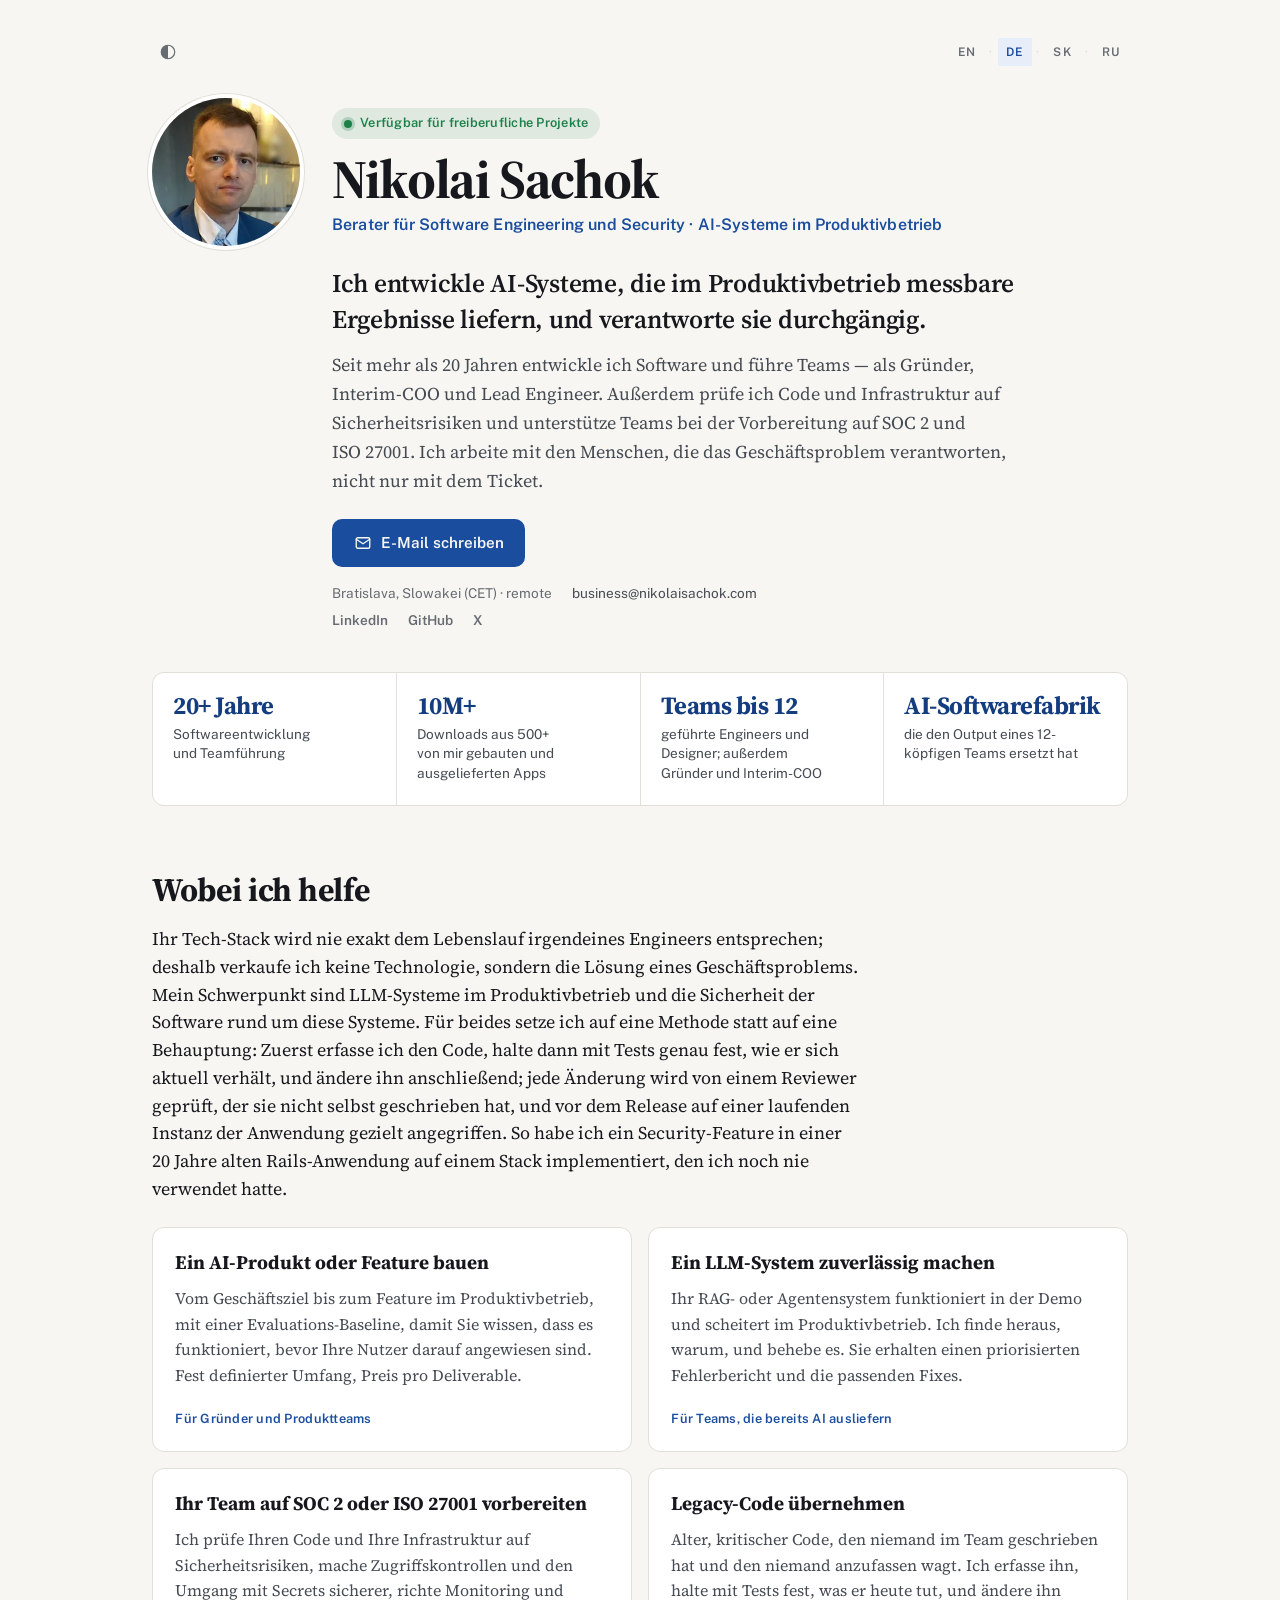
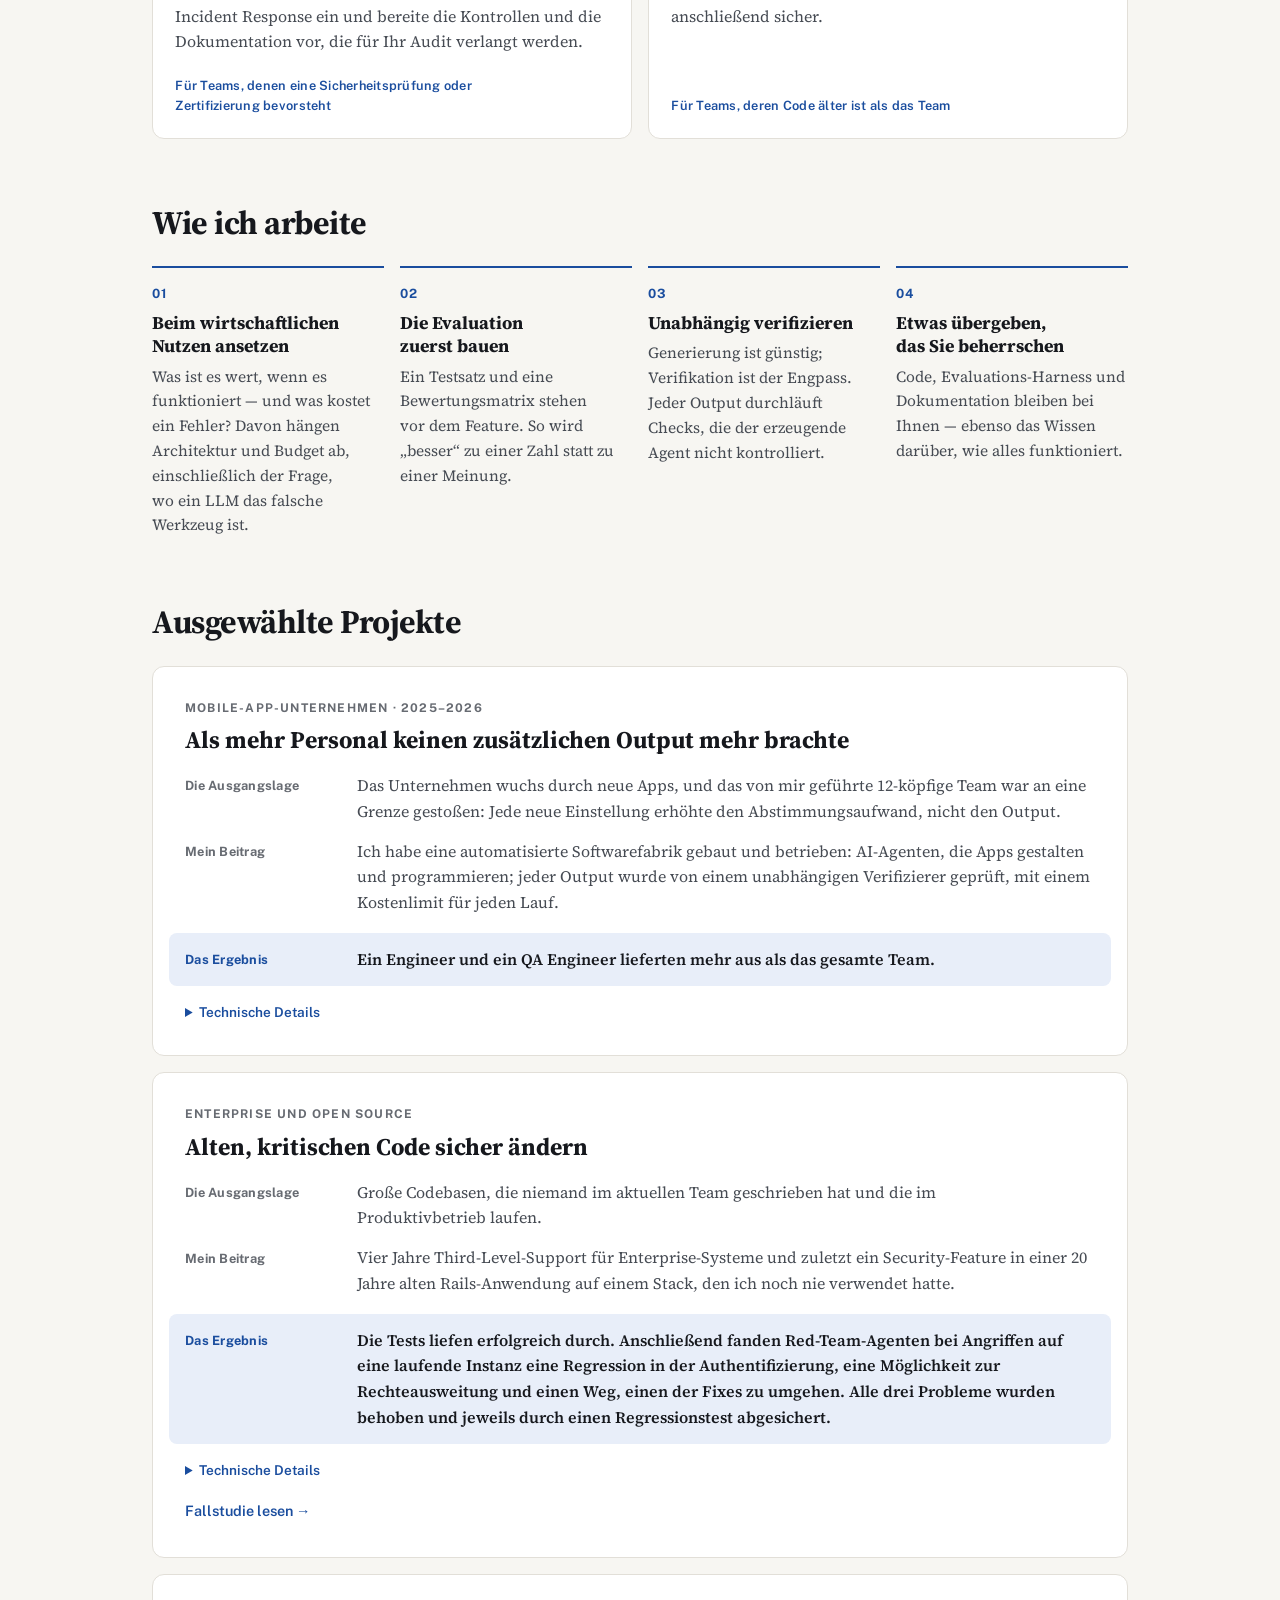
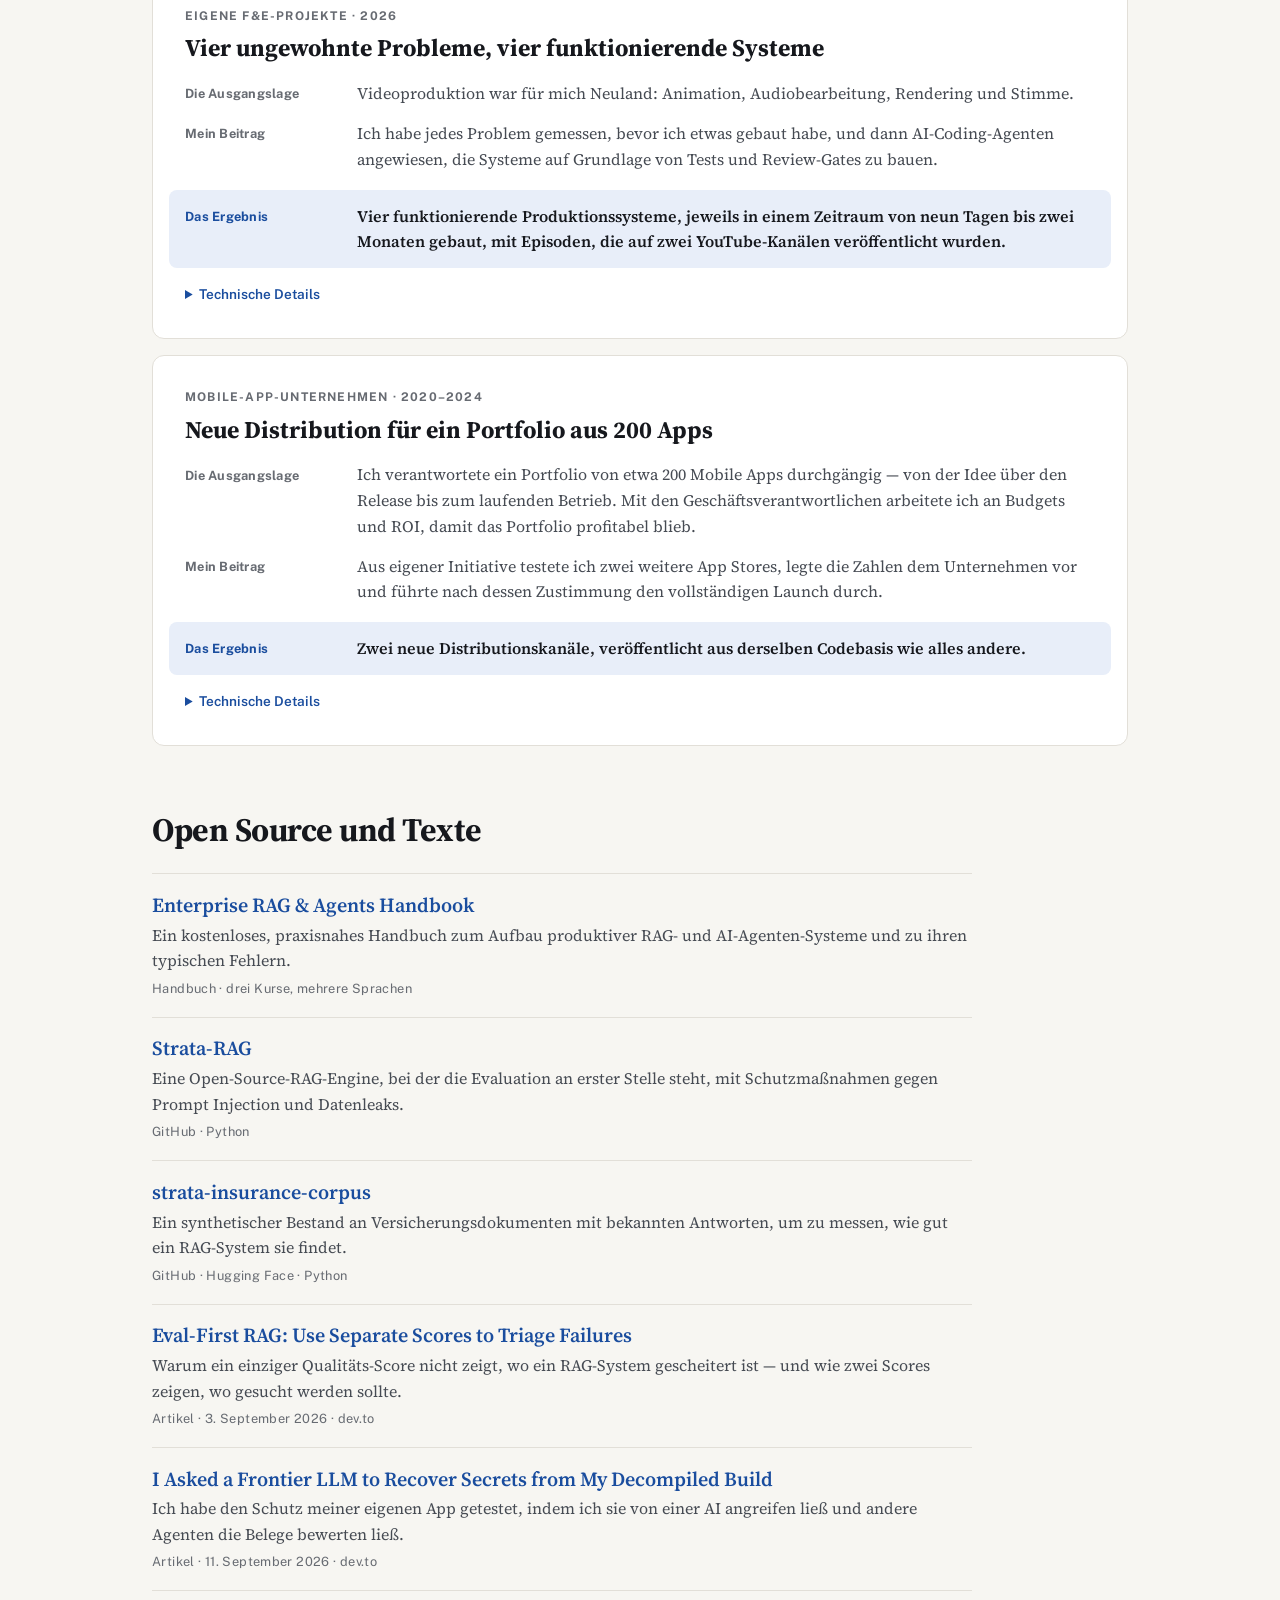
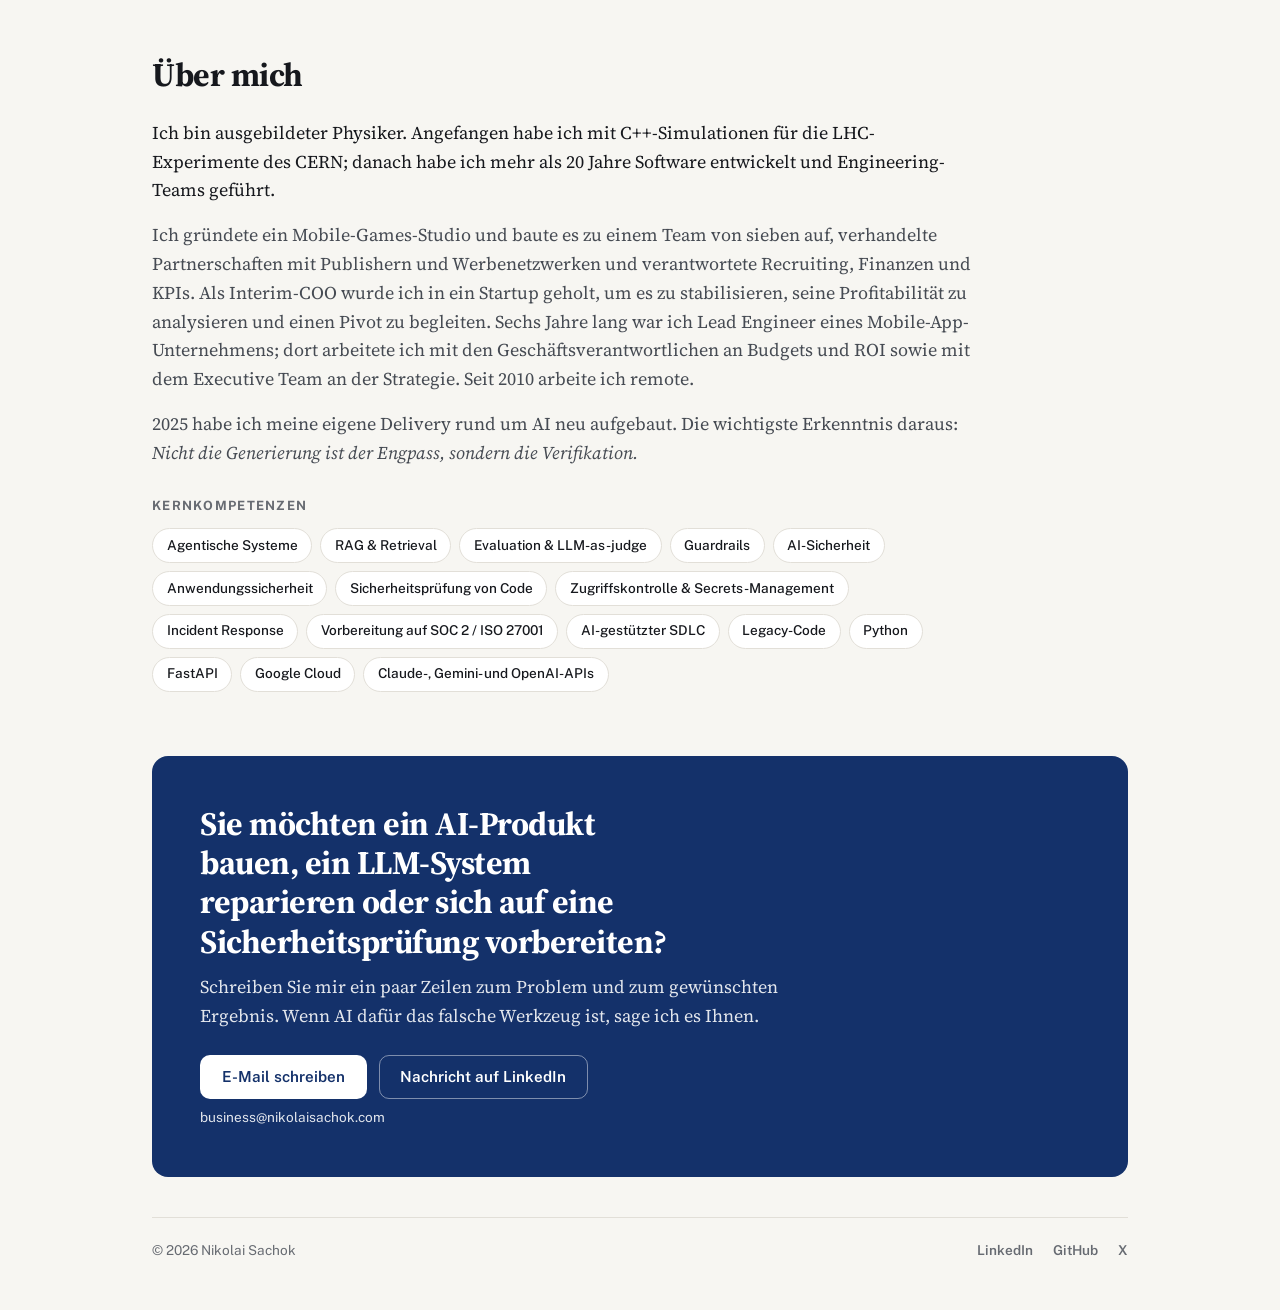
<file: de/index.html>
<!doctype html>
<!-- GENERATED FILE — do not edit. Source: template.html + content/<lang>.json. Rebuild: python3 build.py -->
<html lang="de">
<head>
  <meta charset="utf-8" />
  <meta name="viewport" content="width=device-width, initial-scale=1" />
  <title>Nikolai Sachok — Berater für Software Engineering und Security</title>
  <meta name="description" content="Berater für Software Engineering und Security: Ich entwickle AI-Produkte, mache LLM-Systeme zuverlässig, prüfe Code und Infrastruktur auf Sicherheitsrisiken, bereite Teams auf SOC 2 und ISO 27001 vor und übernehme Legacy-Code. Mehr als 20 Jahre Softwareentwicklung und Teamführung. Verfügbar für freiberufliche Projekte." />
  <meta name="author" content="Nikolai Sachok" />

  <link rel="canonical" href="https://nikolaisachok.com/de/" />
  <link rel="alternate" hreflang="en" href="https://nikolaisachok.com/" />
  <link rel="alternate" hreflang="de" href="https://nikolaisachok.com/de/" />
  <link rel="alternate" hreflang="sk" href="https://nikolaisachok.com/sk/" />
  <link rel="alternate" hreflang="ru" href="https://nikolaisachok.com/ru/" />
  <link rel="alternate" hreflang="x-default" href="https://nikolaisachok.com/" />

  <!-- Open Graph / social preview -->
  <meta property="og:type" content="profile" />
  <meta property="og:title" content="Nikolai Sachok — Berater für Software Engineering und Security" />
  <meta property="og:description" content="Ich entwickle AI-Systeme, die im Produktivbetrieb messbare Ergebnisse liefern, und prüfe Code und Infrastruktur auf Sicherheitsrisiken. Verfügbar für freiberufliche Projekte." />
  <meta property="og:url" content="https://nikolaisachok.com/de/" />
  <meta property="og:image" content="https://nikolaisachok.com/assets/img/og.jpg" />
  <meta property="og:image:width" content="1200" />
  <meta property="og:image:height" content="630" />
  <meta property="og:locale" content="de_DE" />
  <meta property="og:locale:alternate" content="en_US" />
  <meta property="og:locale:alternate" content="sk_SK" />
  <meta property="og:locale:alternate" content="ru_RU" />
  <meta name="twitter:card" content="summary_large_image" />

  <link rel="icon" href="data:image/svg+xml,%3Csvg xmlns='http://www.w3.org/2000/svg' viewBox='0 0 100 100'%3E%3Ctext y='.9em' font-size='90'%3E%E2%9A%A1%3C/text%3E%3C/svg%3E" />

  <!-- Source Serif 4 sets the content, Public Sans the chrome (labels, buttons,
       dates). Both are OFL; every face has a real fallback in style.css. -->
  <link rel="preconnect" href="https://fonts.googleapis.com" />
  <link rel="preconnect" href="https://fonts.gstatic.com" crossorigin />
  <link rel="stylesheet" href="https://fonts.googleapis.com/css2?family=Source+Serif+4:opsz,wght@8..60,400;8..60,600;8..60,700&family=Public+Sans:wght@500;600;700&display=swap" />

  <!-- Content-hashed by build.py: the domain is behind Cloudflare, which holds
       stylesheets at the edge for four hours. A changing URL is the only thing
       a visitor's hard refresh can actually get past. -->
  <link rel="stylesheet" href="/assets/style.css?v=fad087c63c90" />
  <script>
  (function () {
    var HERE = 'de';
    var ALL = ["en", "de", "sk", "ru"];
    try {
      var store = null;
      try { store = window.localStorage; } catch (e) {}

      /* Theme first, and before any redirect below can return: an explicit choice
         has to be on <html> before first paint, or the page flashes the other
         palette. No stored choice means no attribute, which leaves the stylesheet
         following prefers-color-scheme. data-js reveals the control, which would
         otherwise be a dead button for anyone without scripting. */
      var theme = null;
      if (store) { try { theme = store.getItem('nls-theme'); } catch (e) {} }
      if (theme === 'light' || theme === 'dark') {
        document.documentElement.setAttribute('data-theme', theme);
      }
      document.documentElement.setAttribute('data-js', '');
      var params = new URLSearchParams(location.search);
      var forced = (params.get('lang') || '').toLowerCase().split('-')[0];
      var target = null, auto = false;

      if (ALL.indexOf(forced) > -1) {
        target = forced;
        if (store) { try { store.setItem('nls-lang', forced); } catch (e) {} }
      } else if (HERE === 'en') {
        var saved = null;
        if (store) { try { saved = store.getItem('nls-lang'); } catch (e) {} }
        if (saved && ALL.indexOf(saved) > -1) {
          target = saved;
        } else if (!saved) {
          var pref = (navigator.languages && navigator.languages.length)
            ? navigator.languages : [navigator.language || ''];
          for (var i = 0; i < pref.length; i++) {
            var p = String(pref[i] || '').toLowerCase().split('-')[0];
            if (p === 'en') break;
            if (ALL.indexOf(p) > 0) { target = p; auto = true; break; }
          }
        }
      }

      if (target && target !== HERE) {
        params.delete('lang');
        var qs = params.toString();
        if (auto) { try { sessionStorage.setItem('nls-auto', target); } catch (e) {} }
        location.replace({"en": "/", "de": "/de/", "sk": "/sk/", "ru": "/ru/"}[target] + (qs ? '?' + qs : '') + location.hash);
        return;
      }

      /* Already on the right page: drop ?lang= so the address bar stays clean
         and crawlers never see a second URL for the same content. */
      if (params.has('lang')) {
        params.delete('lang');
        var rest = params.toString();
        try {
          history.replaceState(null, '', location.pathname + (rest ? '?' + rest : '') + location.hash);
        } catch (e) {}
      }

      try {
        if (sessionStorage.getItem('nls-auto') === HERE) {
          sessionStorage.removeItem('nls-auto');
          document.documentElement.setAttribute('data-autolang', '');
        }
      } catch (e) {}
    } catch (e) {}
  })();
  </script>
</head>
<body>
  <div class="wrap">
    <div class="topbar">
      <nav class="themebar" aria-label="Farbschema">
      <button type="button" id="theme-toggle" data-label="Farbschema" data-name-light="Hell" data-name-dark="Dunkel" data-name-auto="Auto"
              title="Farbschema: Auto"
              aria-label="Farbschema: Auto">
        <svg class="icon-light" viewBox="0 0 24 24" aria-hidden="true"><circle cx="12" cy="12" r="4" /><path d="M12 2v2M12 20v2M2 12h2M20 12h2M4.9 4.9l1.4 1.4M17.7 17.7l1.4 1.4M4.9 19.1l1.4-1.4M17.7 6.3l1.4-1.4" /></svg>
        <svg class="icon-dark" viewBox="0 0 24 24" aria-hidden="true"><path d="M21 12.8A9 9 0 1 1 11.2 3a7 7 0 0 0 9.8 9.8z" /></svg>
        <svg class="icon-auto" viewBox="0 0 24 24" aria-hidden="true"><circle cx="12" cy="12" r="9" /><path class="icon-fill" d="M12 3a9 9 0 0 0 0 18z" /></svg>
      </button>
      </nav>
      <nav class="langbar" aria-label="Sprache">
      <a href="/" hreflang="en" lang="en" data-setlang="en" aria-label="English">EN</a>
      <span class="sep" aria-hidden="true">·</span>
      <a href="/de/" hreflang="de" lang="de" data-setlang="de" aria-label="Deutsch" aria-current="page">DE</a>
      <span class="sep" aria-hidden="true">·</span>
      <a href="/sk/" hreflang="sk" lang="sk" data-setlang="sk" aria-label="Slovenčina">SK</a>
      <span class="sep" aria-hidden="true">·</span>
      <a href="/ru/" hreflang="ru" lang="ru" data-setlang="ru" aria-label="Русский">RU</a>
      </nav>
    </div>
    <div class="notice" role="status">
      <span class="notice-text">Diese Seite wird in der Sprache Ihres Browsers angezeigt. <a href="/" hreflang="en" lang="en" data-setlang="en">Auf Englisch lesen</a></span>
      <button type="button" class="notice-dismiss" aria-label="Schließen">&times;</button>
    </div>

    <header class="hero">
      <img class="photo" src="/assets/img/nikolai-240.webp"
           srcset="/assets/img/nikolai-240.webp 240w, /assets/img/nikolai-480.webp 480w"
           sizes="(max-width: 640px) 96px, 148px"
           width="148" height="148" alt="Nikolai Sachok" />
      <div class="hero-id">
        <p class="availability"><span class="dot" aria-hidden="true"></span>Verfügbar für freiberufliche Projekte</p>
        <h1 class="name">Nikolai Sachok</h1>
        <p class="role">Berater für Software Engineering und Security · AI-Systeme im Produktivbetrieb</p>
      </div>
      <div class="hero-body">
        <p class="headline">Ich entwickle AI-Systeme, die im Produktivbetrieb messbare Ergebnisse liefern, und verantworte sie durchgängig.</p>
        <p class="lead">Seit mehr als 20 Jahren entwickle ich Software und führe Teams — als Gründer, Interim-COO und Lead Engineer. Außerdem prüfe ich Code und Infrastruktur auf Sicherheitsrisiken und unterstütze Teams bei der Vorbereitung auf SOC 2 und ISO 27001. Ich arbeite mit den Menschen, die das Geschäftsproblem verantworten, nicht nur mit dem Ticket.</p>
        <div class="actions">
          <!-- The address is never in the markup: the script assembles it on load,
               so a scraper reading HTML finds only the LinkedIn fallback. -->
          <a class="btn btn-primary" data-mail href="https://www.linkedin.com/in/nikolai-sachok/">
            <svg viewBox="0 0 24 24" aria-hidden="true"><rect x="3" y="5" width="18" height="14" rx="2" /><path d="m3 7 9 6 9-6" /></svg>E-Mail schreiben</a>
        </div>
        <p class="meta-line">
          <span>Bratislava, Slowakei (CET) · remote</span>
          <span class="mail-addr" hidden></span>
        </p>
        <p class="social">
          <a href="https://www.linkedin.com/in/nikolai-sachok/">LinkedIn</a>
          <a href="https://github.com/NikolaiSachok">GitHub</a>
          <a href="https://x.com/nsachok">X</a>
        </p>
      </div>
    </header>

    <ul class="proof">
      <li><span class="proof-num">20+ Jahre</span><span class="proof-label">Softwareentwicklung und Teamführung</span></li>
      <li><span class="proof-num">10M+</span><span class="proof-label">Downloads aus 500+ von mir gebauten und ausgelieferten Apps</span></li>
      <li><span class="proof-num">Teams bis 12</span><span class="proof-label">geführte Engineers und Designer; außerdem Gründer und Interim-COO</span></li>
      <li><span class="proof-num">AI‑Software­fabrik</span><span class="proof-label">die den Output eines 12-köpfigen Teams ersetzt hat</span></li>
    </ul>

    <section aria-labelledby="h-help">
      <h2 id="h-help">Wobei ich helfe</h2>
      <p class="section-lead">Ihr Tech-Stack wird nie exakt dem Lebenslauf irgendeines Engineers entsprechen; deshalb verkaufe ich keine Technologie, sondern die Lösung eines Geschäftsproblems. Mein Schwerpunkt sind LLM-Systeme im Produktivbetrieb und die Sicherheit der Software rund um diese Systeme. Für beides setze ich auf eine Methode statt auf eine Behauptung: Zuerst erfasse ich den Code, halte dann mit Tests genau fest, wie er sich aktuell verhält, und ändere ihn anschließend; jede Änderung wird von einem Reviewer geprüft, der sie nicht selbst geschrieben hat, und vor dem Release auf einer laufenden Instanz der Anwendung gezielt angegriffen. So habe ich ein Security-Feature in einer 20 Jahre alten Rails-Anwendung auf einem Stack implementiert, den ich noch nie verwendet hatte.</p>
      <ul class="help">
        <li>
          <h3>Ein AI-Produkt oder Feature bauen</h3>
          <p>Vom Geschäftsziel bis zum Feature im Produktivbetrieb, mit einer Evaluations-Baseline, damit Sie wissen, dass es funktioniert, bevor Ihre Nutzer darauf angewiesen sind. Fest definierter Umfang, Preis pro Deliverable.</p>
          <p class="fit">Für Gründer und Produktteams</p>
        </li>
        <li>
          <h3>Ein LLM-System zuverlässig machen</h3>
          <p>Ihr RAG- oder Agentensystem funktioniert in der Demo und scheitert im Produktivbetrieb. Ich finde heraus, warum, und behebe es. Sie erhalten einen priorisierten Fehlerbericht und die passenden Fixes.</p>
          <p class="fit">Für Teams, die bereits AI ausliefern</p>
        </li>
        <li>
          <h3>Ihr Team auf SOC 2 oder ISO 27001 vorbereiten</h3>
          <p>Ich prüfe Ihren Code und Ihre Infrastruktur auf Sicherheitsrisiken, mache Zugriffskontrollen und den Umgang mit Secrets sicherer, richte Monitoring und Incident Response ein und bereite die Kontrollen und die Dokumentation vor, die für Ihr Audit verlangt werden.</p>
          <p class="fit">Für Teams, denen eine Sicherheitsprüfung oder Zertifizierung bevorsteht</p>
        </li>
        <li>
          <h3>Legacy-Code übernehmen</h3>
          <p>Alter, kritischer Code, den niemand im Team geschrieben hat und den niemand anzufassen wagt. Ich erfasse ihn, halte mit Tests fest, was er heute tut, und ändere ihn anschließend sicher.</p>
          <p class="fit">Für Teams, deren Code älter ist als das Team</p>
        </li>
      </ul>
    </section>

    <section aria-labelledby="h-process">
      <h2 id="h-process">Wie ich arbeite</h2>
      <ol class="steps">
        <li><h3>Beim wirtschaftlichen Nutzen ansetzen</h3><p>Was ist es wert, wenn es funktioniert — und was kostet ein Fehler? Davon hängen Architektur und Budget ab, einschließlich der Frage, wo ein LLM das falsche Werkzeug ist.</p></li>
        <li><h3>Die Evaluation zuerst bauen</h3><p>Ein Testsatz und eine Bewertungsmatrix stehen vor dem Feature. So wird „besser“ zu einer Zahl statt zu einer Meinung.</p></li>
        <li><h3>Unabhängig verifizieren</h3><p>Generierung ist günstig; Verifikation ist der Engpass. Jeder Output durchläuft Checks, die der erzeugende Agent nicht kontrolliert.</p></li>
        <li><h3>Etwas übergeben, das Sie beherrschen</h3><p>Code, Evaluations-Harness und Dokumentation bleiben bei Ihnen — ebenso das Wissen darüber, wie alles funktioniert.</p></li>
      </ol>
    </section>

    <section aria-labelledby="h-cases">
      <h2 id="h-cases">Ausgewählte Projekte</h2>
      <article class="case">
        <p class="kicker">Mobile-App-Unternehmen · 2025–2026</p>
        <h3>Als mehr Personal keinen zusätzlichen Output mehr brachte</h3>
        <dl>
          <div><dt>Die Ausgangslage</dt><dd>Das Unternehmen wuchs durch neue Apps, und das von mir geführte 12-köpfige Team war an eine Grenze gestoßen: Jede neue Einstellung erhöhte den Abstimmungsaufwand, nicht den Output.</dd></div>
          <div><dt>Mein Beitrag</dt><dd>Ich habe eine automatisierte Softwarefabrik gebaut und betrieben: AI-Agenten, die Apps gestalten und programmieren; jeder Output wurde von einem unabhängigen Verifizierer geprüft, mit einem Kostenlimit für jeden Lauf.</dd></div>
          <div class="result"><dt>Das Ergebnis</dt><dd>Ein Engineer und ein QA Engineer lieferten mehr aus als das gesamte Team.</dd></div>
        </dl>
        <details class="case-more">
          <summary>Technische Details</summary>
          <p>Multi-Agent-Pipeline für Design, Code, Store-Assets und Promo-Websites; aufgabenabhängiges Model-Routing über Claude, Gemini und OpenAI; LLM-as-judge-Prüfungen anhand einer Schweregrad-Matrix. Die Google-Cloud-Plattform (Gemini und Claude auf Vertex AI, Cloud Run, IAP, Secret Manager, Cloud Logging) sowie eine multimodale Text- und Bildsuche über den Katalog des Unternehmens mit 2.000+ Apps wurden von mir konzipiert. Eine kostenpflichtige Low-Code-Admin-Plattform habe ich durch ein internes Dashboard ersetzt. In meiner letzten Woche: 10 Produktiv-Apps in 3–4 Tagen gegenüber dem Plateau des Teams von etwa 8 pro Woche, zu etwa 6 $ Modell-API-Kosten pro App.</p>
        </details>
      </article>
      <article class="case">
        <p class="kicker">Enterprise und Open Source</p>
        <h3>Alten, kritischen Code sicher ändern</h3>
        <dl>
          <div><dt>Die Ausgangslage</dt><dd>Große Codebasen, die niemand im aktuellen Team geschrieben hat und die im Produktivbetrieb laufen.</dd></div>
          <div><dt>Mein Beitrag</dt><dd>Vier Jahre Third-Level-Support für Enterprise-Systeme und zuletzt ein Security-Feature in einer 20 Jahre alten Rails-Anwendung auf einem Stack, den ich noch nie verwendet hatte.</dd></div>
          <div class="result"><dt>Das Ergebnis</dt><dd>Die Tests liefen erfolgreich durch. Anschließend fanden Red-Team-Agenten bei Angriffen auf eine laufende Instanz eine Regression in der Authentifizierung, eine Möglichkeit zur Rechteausweitung und einen Weg, einen der Fixes zu umgehen. Alle drei Probleme wurden behoben und jeweils durch einen Regressionstest abgesichert.</dd></div>
        </dl>
        <details class="case-more">
          <summary>Technische Details</summary>
          <p>2006–2010 bei EPAM: ein großes Thomson-Reuters-Programm, in dem ich Teil des Maintenance-Teams war — Produktionsfehler diagnostiziert mit den Engineers des Kunden, eine laufende Datenbank bei gleichzeitiger Änderung ihres Schemas migriert und Deployments koordiniert. 2026: Personal Access Tokens für Redmine 6.1.2 (Ruby on Rails), mit Code-Maps und implementierenden Subagents erstellt, plus ein Verifikations-Gate mit fünf Prüfachsen: 39 Issues, 75 protokollierte Angriffe, 4.674 Zeilen Tests; die vollständige Aufzeichnung des Prozesses ist neben dem Code veröffentlicht.</p>
        </details>
        <a class="case-link" href="https://github.com/NikolaiSachok/redmine">Fallstudie lesen <span aria-hidden="true">→</span></a>
      </article>
      <article class="case">
        <p class="kicker">Eigene F&amp;E-Projekte · 2026</p>
        <h3>Vier ungewohnte Probleme, vier funktionierende Systeme</h3>
        <dl>
          <div><dt>Die Ausgangslage</dt><dd>Videoproduktion war für mich Neuland: Animation, Audiobearbeitung, Rendering und Stimme.</dd></div>
          <div><dt>Mein Beitrag</dt><dd>Ich habe jedes Problem gemessen, bevor ich etwas gebaut habe, und dann AI-Coding-Agenten angewiesen, die Systeme auf Grundlage von Tests und Review-Gates zu bauen.</dd></div>
          <div class="result"><dt>Das Ergebnis</dt><dd>Vier funktionierende Produktionssysteme, jeweils in einem Zeitraum von neun Tagen bis zwei Monaten gebaut, mit Episoden, die auf zwei YouTube-Kanälen veröffentlicht wurden.</dd></div>
        </dl>
        <details class="case-more">
          <summary>Technische Details</summary>
          <p>Eine Desktop-App, die eine Tonaufnahme in ein audioreaktives animiertes Video verwandelt (Audioanalyse, GLSL-Shader, deterministischer Export mit ffmpeg). Eine Cartoon-Nachrichtensendung, in der jedes Bild aus Code gerendert wird: Vektorgrafik mit Python, per Code erzeugte Skelettanimation und faktengeprüfte Skripte; eine 6-minütige Episode wird in unter 8 Minuten gerendert. Eine moderierte Übungsserie: paralleles Rendering Bild für Bild, etwa 3,5× schneller als die serielle Variante, und eine an das Skript angepasste Moderation, ohne die Stimme zu dehnen. Eine Script-to-Video-Pipeline mit einem animierten 3D-Moderator, der in Unity gerendert wird; seine Bewegungen wurden an aufgezeichnetem Videomaterial kalibriert. In drei der vier Projekte wurden Architecture Decision Records (ADRs) geführt, jeweils 70 bis 200+.</p>
        </details>
      </article>
      <article class="case">
        <p class="kicker">Mobile-App-Unternehmen · 2020–2024</p>
        <h3>Neue Distribution für ein Portfolio aus 200 Apps</h3>
        <dl>
          <div><dt>Die Ausgangslage</dt><dd>Ich verantwortete ein Portfolio von etwa 200 Mobile Apps durchgängig — von der Idee über den Release bis zum laufenden Betrieb. Mit den Geschäftsverantwortlichen arbeitete ich an Budgets und ROI, damit das Portfolio profitabel blieb.</dd></div>
          <div><dt>Mein Beitrag</dt><dd>Aus eigener Initiative testete ich zwei weitere App Stores, legte die Zahlen dem Unternehmen vor und führte nach dessen Zustimmung den vollständigen Launch durch.</dd></div>
          <div class="result"><dt>Das Ergebnis</dt><dd>Zwei neue Distributionskanäle, veröffentlicht aus derselben Codebasis wie alles andere.</dd></div>
        </dl>
        <details class="case-more">
          <summary>Technische Details</summary>
          <p>Huawei AppGallery und Samsung Galaxy Store neben Google Play, Amazon und Xiaomi: fünf Stores aus einer Android-Codebasis mit Store-spezifischen Builds. Ein gemeinsames App-Template verwendete 80–90 % des Codes wieder.</p>
        </details>
      </article>
    </section>

    <section aria-labelledby="h-public">
      <h2 id="h-public">Open Source und Texte</h2>
      <ul class="entries">
        <li>
          <a class="entry" href="https://nikolaisachok.com/ai-engineering-handbook/">
            <span class="entry-title">Enterprise RAG &amp; Agents Handbook</span>
            <span class="entry-desc">Ein kostenloses, praxisnahes Handbuch zum Aufbau produktiver RAG- und AI-Agenten-Systeme und zu ihren typischen Fehlern.</span>
            <span class="entry-meta">Handbuch · drei Kurse, mehrere Sprachen</span>
          </a>
        </li>
        <li>
          <a class="entry" href="https://nikolaisachok.com/Strata-RAG/">
            <span class="entry-title">Strata-RAG</span>
            <span class="entry-desc">Eine Open-Source-RAG-Engine, bei der die Evaluation an erster Stelle steht, mit Schutzmaßnahmen gegen Prompt Injection und Datenleaks.</span>
            <span class="entry-meta">GitHub · Python</span>
          </a>
        </li>
        <li>
          <a class="entry" href="https://github.com/NikolaiSachok/strata-insurance-corpus">
            <span class="entry-title">strata-insurance-corpus</span>
            <span class="entry-desc">Ein synthetischer Bestand an Versicherungsdokumenten mit bekannten Antworten, um zu messen, wie gut ein RAG-System sie findet.</span>
            <span class="entry-meta">GitHub · Hugging Face · Python</span>
          </a>
        </li>
        <li>
          <a class="entry" href="https://dev.to/nsachok/eval-first-rag-use-separate-scores-to-triage-failures-33ed">
            <span class="entry-title">Eval-First RAG: Use Separate Scores to Triage Failures</span>
            <span class="entry-desc">Warum ein einziger Qualitäts-Score nicht zeigt, wo ein RAG-System gescheitert ist — und wie zwei Scores zeigen, wo gesucht werden sollte.</span>
            <span class="entry-meta">Artikel · 3. September 2026 · dev.to</span>
          </a>
        </li>
        <li>
          <a class="entry" href="https://dev.to/nsachok/i-asked-a-frontier-llm-to-recover-secrets-from-my-decompiled-build-1ojb">
            <span class="entry-title">I Asked a Frontier LLM to Recover Secrets from My Decompiled Build</span>
            <span class="entry-desc">Ich habe den Schutz meiner eigenen App getestet, indem ich sie von einer AI angreifen ließ und andere Agenten die Belege bewerten ließ.</span>
            <span class="entry-meta">Artikel · 11. September 2026 · dev.to</span>
          </a>
        </li>
      </ul>
    </section>

    <section aria-labelledby="h-about" class="about">
      <h2 id="h-about">Über mich</h2>
      <p>Ich bin ausgebildeter Physiker. Angefangen habe ich mit C++-Simulationen für die LHC-Experimente des CERN; danach habe ich mehr als 20 Jahre Software entwickelt und Engineering-Teams geführt.</p>
      <p>Ich gründete ein Mobile-Games-Studio und baute es zu einem Team von sieben auf, verhandelte Partnerschaften mit Publishern und Werbenetzwerken und verantwortete Recruiting, Finanzen und KPIs. Als Interim-COO wurde ich in ein Startup geholt, um es zu stabilisieren, seine Profitabilität zu analysieren und einen Pivot zu begleiten. Sechs Jahre lang war ich Lead Engineer eines Mobile-App-Unternehmens; dort arbeitete ich mit den Geschäftsverantwortlichen an Budgets und ROI sowie mit dem Executive Team an der Strategie. Seit 2010 arbeite ich remote.</p>
      <p>2025 habe ich meine eigene Delivery rund um AI neu aufgebaut. Die wichtigste Erkenntnis daraus: <em>Nicht die Generierung ist der Engpass, sondern die Verifikation.</em></p>
      <h3>Kernkompetenzen</h3>
      <ul class="chips">
        <li>Agentische Systeme</li>
        <li>RAG &amp; Retrieval</li>
        <li>Evaluation &amp; LLM-as-judge</li>
        <li>Guardrails</li>
        <li>AI-Sicherheit</li>
        <li>Anwendungssicherheit</li>
        <li>Sicherheitsprüfung von Code</li>
        <li>Zugriffskontrolle &amp; Secrets-Management</li>
        <li>Incident Response</li>
        <li>Vorbereitung auf SOC 2 / ISO 27001</li>
        <li>AI-gestützter SDLC</li>
        <li>Legacy-Code</li>
        <li>Python</li>
        <li>FastAPI</li>
        <li>Google Cloud</li>
        <li>Claude-, Gemini- und OpenAI-APIs</li>
      </ul>
    </section>

    <section class="cta" aria-labelledby="h-cta">
      <h2 id="h-cta">Sie möchten ein AI-Produkt bauen, ein LLM-System reparieren oder sich auf eine Sicherheitsprüfung vorbereiten?</h2>
      <p>Schreiben Sie mir ein paar Zeilen zum Problem und zum gewünschten Ergebnis. Wenn AI dafür das falsche Werkzeug ist, sage ich es Ihnen.</p>
      <div class="actions">
        <a class="btn btn-invert" data-mail href="https://www.linkedin.com/in/nikolai-sachok/">E-Mail schreiben</a>
        <a class="btn btn-invert-ghost" href="https://www.linkedin.com/in/nikolai-sachok/">Nachricht auf LinkedIn</a>
      </div>
      <p class="mail-addr cta-addr" hidden></p>
    </section>

    <footer>
      <span>© 2026 Nikolai Sachok</span>
      <span class="footer-links">
        <a href="https://www.linkedin.com/in/nikolai-sachok/">LinkedIn</a>
        <a href="https://github.com/NikolaiSachok">GitHub</a>
        <a href="https://x.com/nsachok">X</a>
      </span>
    </footer>
  </div>

  <script>
    /* Email. Stored reversed and split so the address never appears in the HTML;
       a scraper that does not run JavaScript only sees the LinkedIn fallback. */
    (function () {
      var addr = ['moc.kohcasialokin', 'ssenisub'].map(function (s) {
        return s.split('').reverse().join('');
      }).reverse().join('@');
      document.querySelectorAll('[data-mail]').forEach(function (a) {
        a.href = 'mailto:' + addr;
      });
      document.querySelectorAll('.mail-addr').forEach(function (el) {
        el.textContent = addr;
        el.hidden = false;
      });
    })();

    /* A language chosen by hand is remembered and never auto-overridden again. */
    document.querySelectorAll('[data-setlang]').forEach(function (a) {
      a.addEventListener('click', function () {
        try { localStorage.setItem('nls-lang', a.dataset.setlang); } catch (e) {}
      });
    });

    /* Theme. One button cycling auto -> light -> dark -> auto. "auto" is the
       ABSENCE of a choice: it clears the key and the attribute, so the
       stylesheet goes back to following prefers-color-scheme. */
    (function () {
      var button = document.getElementById('theme-toggle');
      if (!button) return;

      var ORDER = ['auto', 'light', 'dark'];

      function current() {
        return document.documentElement.getAttribute('data-theme') || 'auto';
      }

      function label() {
        var name = button.dataset['name' + current().charAt(0).toUpperCase() + current().slice(1)];
        var text = button.dataset.label + ': ' + name;
        button.setAttribute('title', text);
        button.setAttribute('aria-label', text);
      }

      button.addEventListener('click', function () {
        var next = ORDER[(ORDER.indexOf(current()) + 1) % ORDER.length];
        if (next === 'auto') {
          document.documentElement.removeAttribute('data-theme');
          try { localStorage.removeItem('nls-theme'); } catch (e) {}
        } else {
          document.documentElement.setAttribute('data-theme', next);
          try { localStorage.setItem('nls-theme', next); } catch (e) {}
        }
        label();
      });

      label();
    })();

    var dismiss = document.querySelector('.notice-dismiss');
    if (dismiss) {
      dismiss.addEventListener('click', function () {
        document.documentElement.removeAttribute('data-autolang');
      });
    }
  </script>
</body>
</html>
</file>
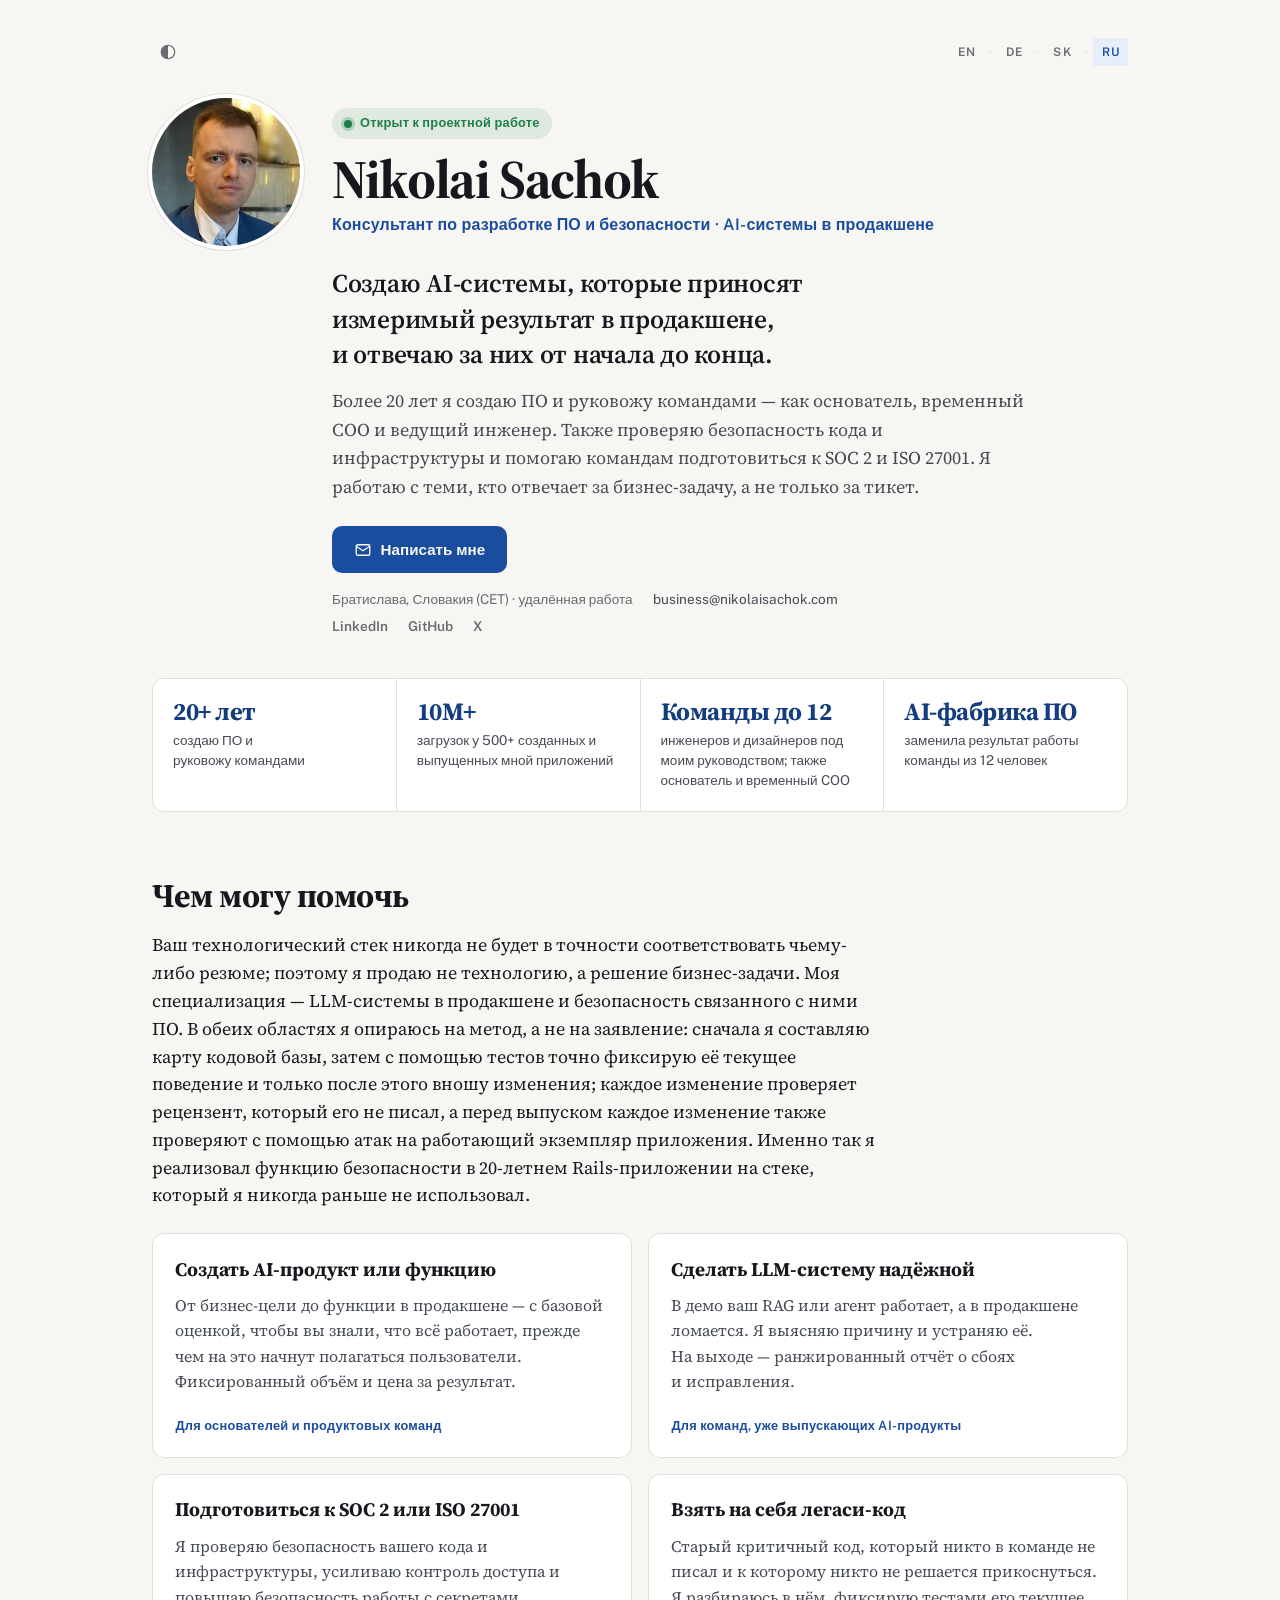
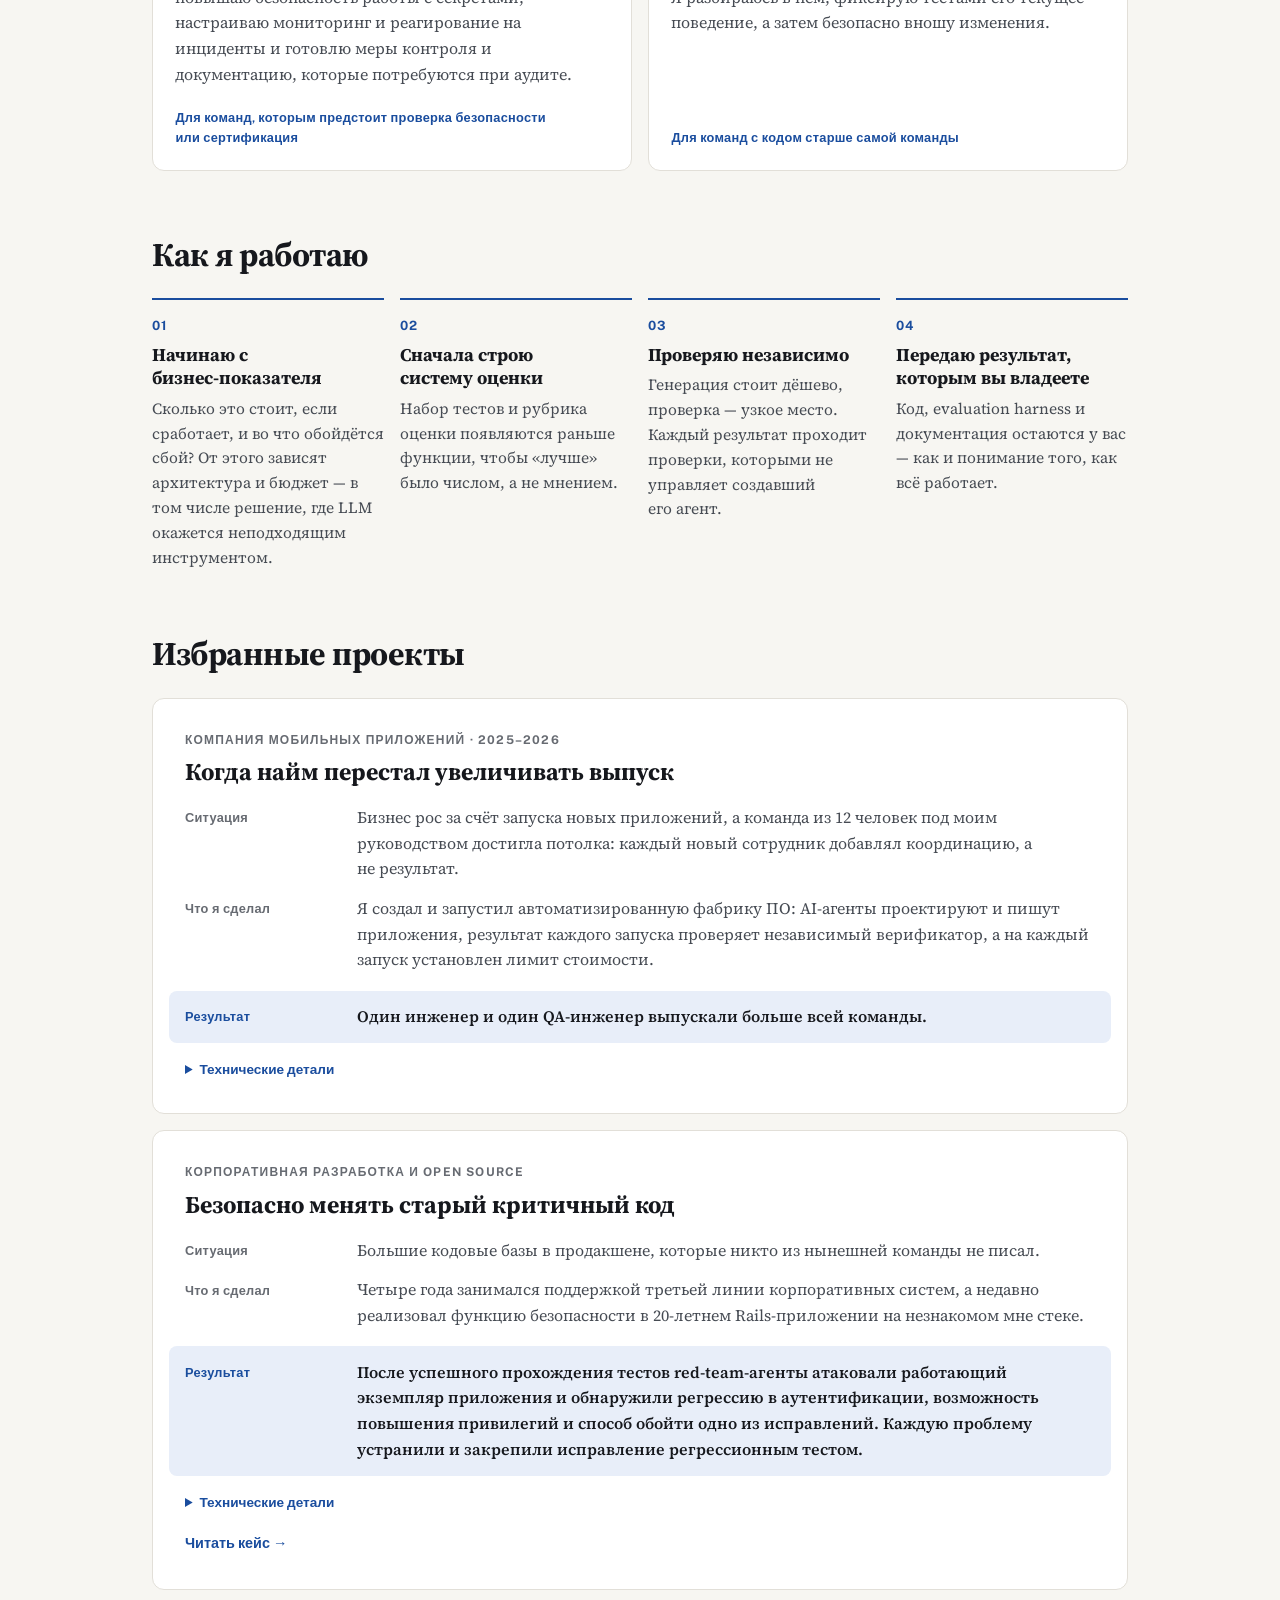
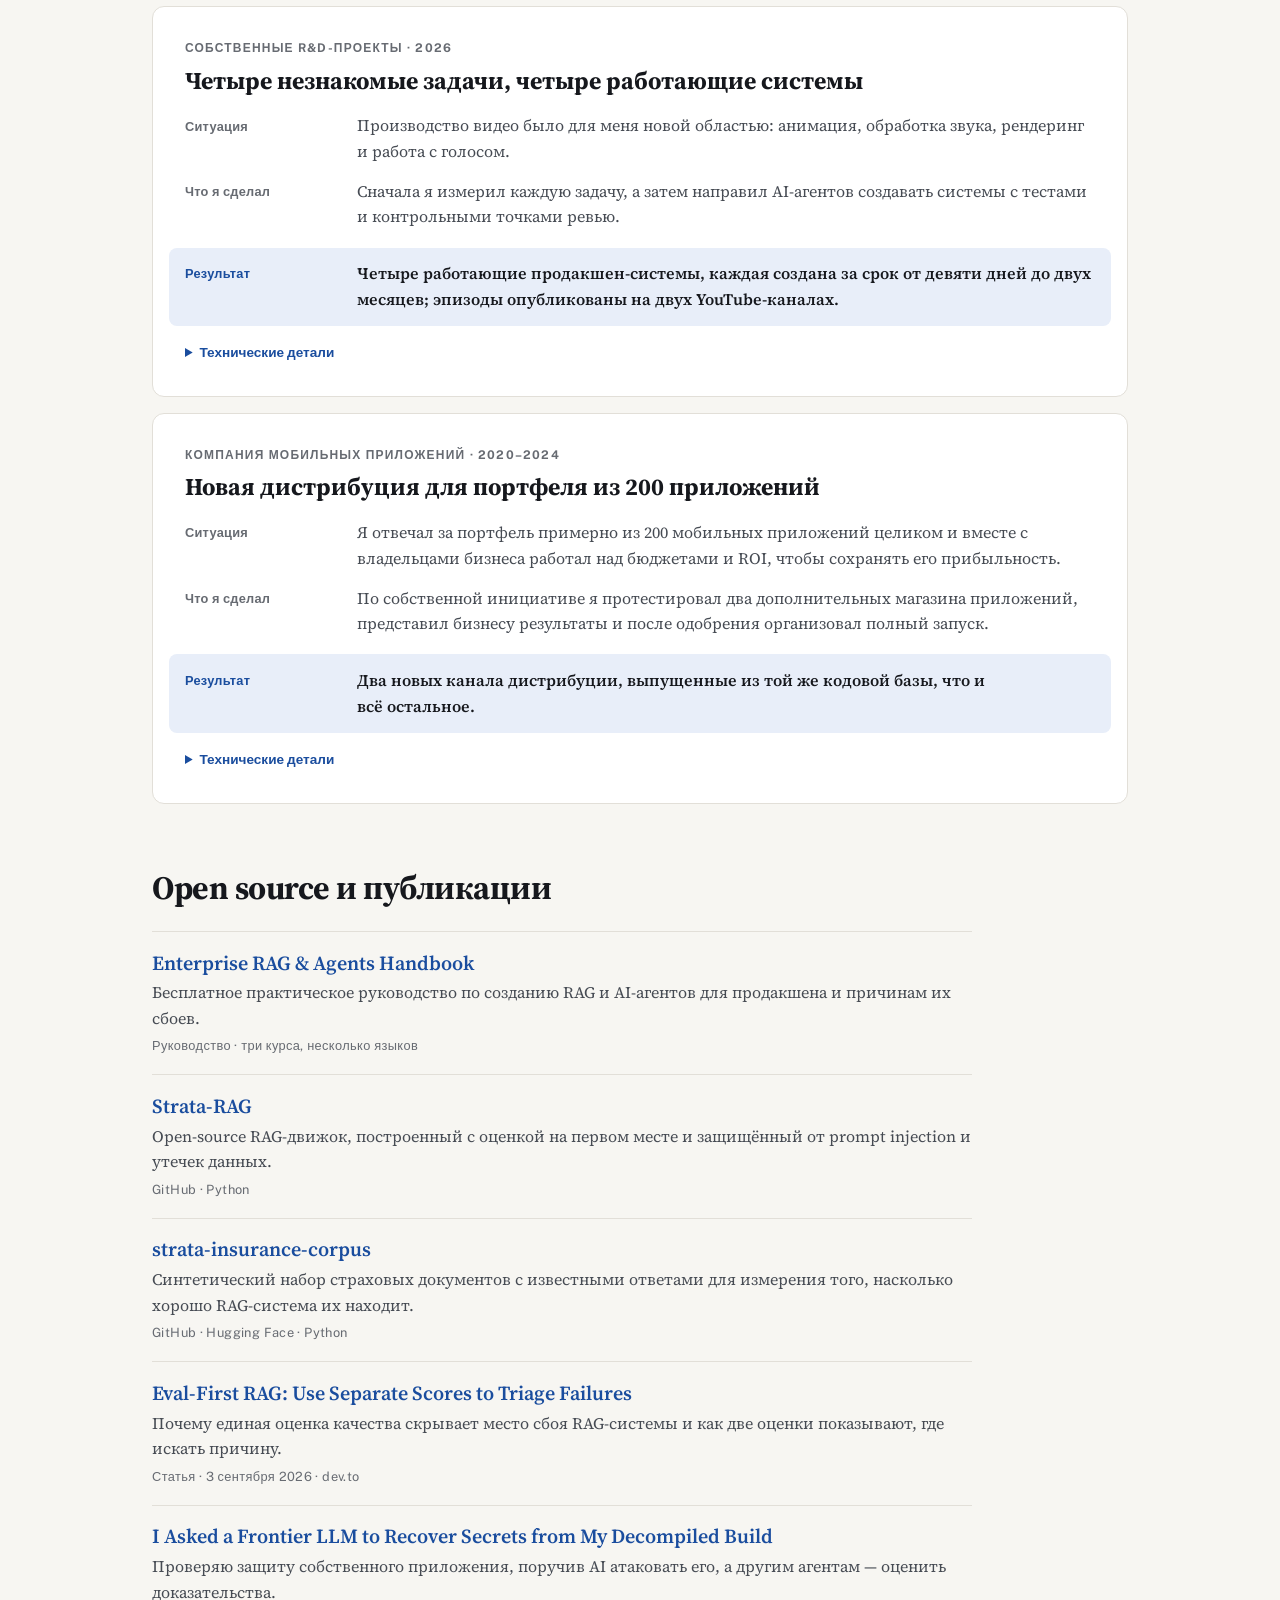
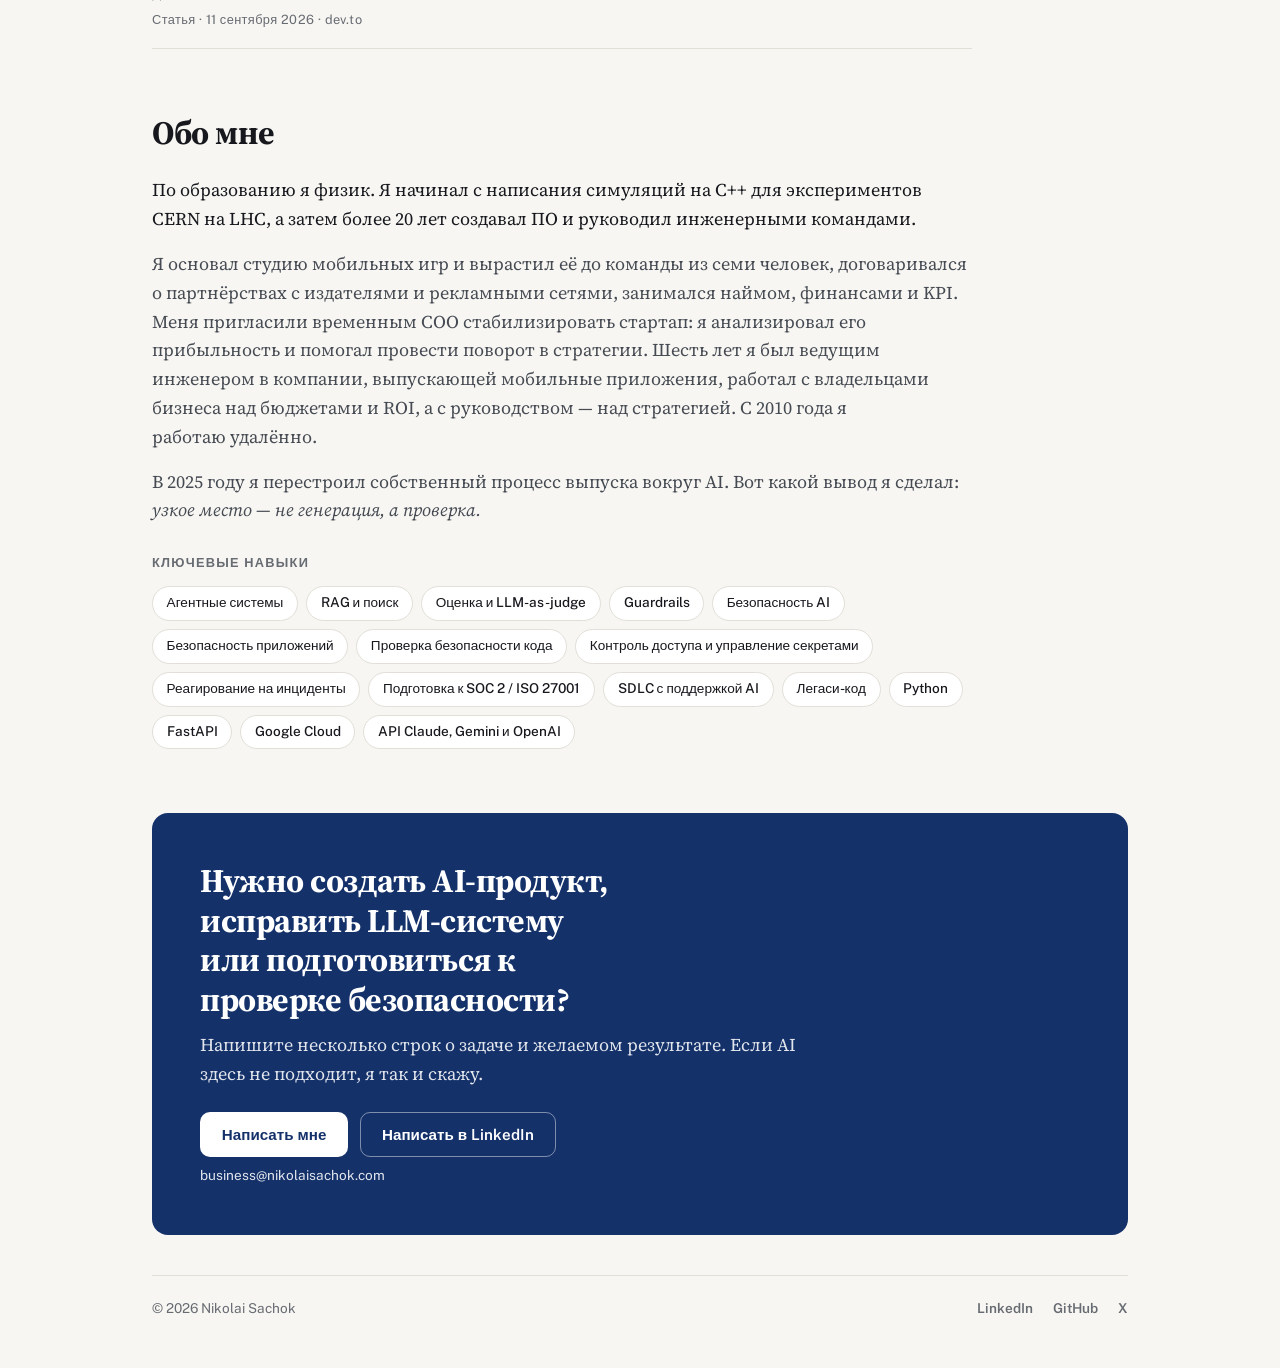
<file: ru/index.html>
<!doctype html>
<!-- GENERATED FILE — do not edit. Source: template.html + content/<lang>.json. Rebuild: python3 build.py -->
<html lang="ru">
<head>
  <meta charset="utf-8" />
  <meta name="viewport" content="width=device-width, initial-scale=1" />
  <title>Nikolai Sachok — консультант по разработке ПО и безопасности</title>
  <meta name="description" content="Консультант по разработке ПО и безопасности: создаю AI-продукты, делаю LLM-системы надёжными, проверяю безопасность кода и инфраструктуры, помогаю командам подготовиться к SOC 2 и ISO 27001 и беру на себя поддержку легаси-кода. Более 20 лет создаю ПО и руковожу командами. Открыт к проектной работе." />
  <meta name="author" content="Nikolai Sachok" />

  <link rel="canonical" href="https://nikolaisachok.com/ru/" />
  <link rel="alternate" hreflang="en" href="https://nikolaisachok.com/" />
  <link rel="alternate" hreflang="de" href="https://nikolaisachok.com/de/" />
  <link rel="alternate" hreflang="sk" href="https://nikolaisachok.com/sk/" />
  <link rel="alternate" hreflang="ru" href="https://nikolaisachok.com/ru/" />
  <link rel="alternate" hreflang="x-default" href="https://nikolaisachok.com/" />

  <!-- Open Graph / social preview -->
  <meta property="og:type" content="profile" />
  <meta property="og:title" content="Nikolai Sachok — консультант по разработке ПО и безопасности" />
  <meta property="og:description" content="Создаю AI-системы, которые приносят измеримый результат в продакшене, и проверяю безопасность кода и инфраструктуры. Открыт к проектной работе." />
  <meta property="og:url" content="https://nikolaisachok.com/ru/" />
  <meta property="og:image" content="https://nikolaisachok.com/assets/img/og.jpg" />
  <meta property="og:image:width" content="1200" />
  <meta property="og:image:height" content="630" />
  <meta property="og:locale" content="ru_RU" />
  <meta property="og:locale:alternate" content="en_US" />
  <meta property="og:locale:alternate" content="de_DE" />
  <meta property="og:locale:alternate" content="sk_SK" />
  <meta name="twitter:card" content="summary_large_image" />

  <link rel="icon" href="data:image/svg+xml,%3Csvg xmlns='http://www.w3.org/2000/svg' viewBox='0 0 100 100'%3E%3Ctext y='.9em' font-size='90'%3E%E2%9A%A1%3C/text%3E%3C/svg%3E" />

  <!-- Source Serif 4 sets the content, Public Sans the chrome (labels, buttons,
       dates). Both are OFL; every face has a real fallback in style.css. -->
  <link rel="preconnect" href="https://fonts.googleapis.com" />
  <link rel="preconnect" href="https://fonts.gstatic.com" crossorigin />
  <link rel="stylesheet" href="https://fonts.googleapis.com/css2?family=Source+Serif+4:opsz,wght@8..60,400;8..60,600;8..60,700&family=Public+Sans:wght@500;600;700&display=swap" />

  <!-- Content-hashed by build.py: the domain is behind Cloudflare, which holds
       stylesheets at the edge for four hours. A changing URL is the only thing
       a visitor's hard refresh can actually get past. -->
  <link rel="stylesheet" href="/assets/style.css?v=fad087c63c90" />
  <script>
  (function () {
    var HERE = 'ru';
    var ALL = ["en", "de", "sk", "ru"];
    try {
      var store = null;
      try { store = window.localStorage; } catch (e) {}

      /* Theme first, and before any redirect below can return: an explicit choice
         has to be on <html> before first paint, or the page flashes the other
         palette. No stored choice means no attribute, which leaves the stylesheet
         following prefers-color-scheme. data-js reveals the control, which would
         otherwise be a dead button for anyone without scripting. */
      var theme = null;
      if (store) { try { theme = store.getItem('nls-theme'); } catch (e) {} }
      if (theme === 'light' || theme === 'dark') {
        document.documentElement.setAttribute('data-theme', theme);
      }
      document.documentElement.setAttribute('data-js', '');
      var params = new URLSearchParams(location.search);
      var forced = (params.get('lang') || '').toLowerCase().split('-')[0];
      var target = null, auto = false;

      if (ALL.indexOf(forced) > -1) {
        target = forced;
        if (store) { try { store.setItem('nls-lang', forced); } catch (e) {} }
      } else if (HERE === 'en') {
        var saved = null;
        if (store) { try { saved = store.getItem('nls-lang'); } catch (e) {} }
        if (saved && ALL.indexOf(saved) > -1) {
          target = saved;
        } else if (!saved) {
          var pref = (navigator.languages && navigator.languages.length)
            ? navigator.languages : [navigator.language || ''];
          for (var i = 0; i < pref.length; i++) {
            var p = String(pref[i] || '').toLowerCase().split('-')[0];
            if (p === 'en') break;
            if (ALL.indexOf(p) > 0) { target = p; auto = true; break; }
          }
        }
      }

      if (target && target !== HERE) {
        params.delete('lang');
        var qs = params.toString();
        if (auto) { try { sessionStorage.setItem('nls-auto', target); } catch (e) {} }
        location.replace({"en": "/", "de": "/de/", "sk": "/sk/", "ru": "/ru/"}[target] + (qs ? '?' + qs : '') + location.hash);
        return;
      }

      /* Already on the right page: drop ?lang= so the address bar stays clean
         and crawlers never see a second URL for the same content. */
      if (params.has('lang')) {
        params.delete('lang');
        var rest = params.toString();
        try {
          history.replaceState(null, '', location.pathname + (rest ? '?' + rest : '') + location.hash);
        } catch (e) {}
      }

      try {
        if (sessionStorage.getItem('nls-auto') === HERE) {
          sessionStorage.removeItem('nls-auto');
          document.documentElement.setAttribute('data-autolang', '');
        }
      } catch (e) {}
    } catch (e) {}
  })();
  </script>
</head>
<body>
  <div class="wrap">
    <div class="topbar">
      <nav class="themebar" aria-label="Цветовая тема">
      <button type="button" id="theme-toggle" data-label="Цветовая тема" data-name-light="Светлая" data-name-dark="Тёмная" data-name-auto="Авто"
              title="Цветовая тема: Авто"
              aria-label="Цветовая тема: Авто">
        <svg class="icon-light" viewBox="0 0 24 24" aria-hidden="true"><circle cx="12" cy="12" r="4" /><path d="M12 2v2M12 20v2M2 12h2M20 12h2M4.9 4.9l1.4 1.4M17.7 17.7l1.4 1.4M4.9 19.1l1.4-1.4M17.7 6.3l1.4-1.4" /></svg>
        <svg class="icon-dark" viewBox="0 0 24 24" aria-hidden="true"><path d="M21 12.8A9 9 0 1 1 11.2 3a7 7 0 0 0 9.8 9.8z" /></svg>
        <svg class="icon-auto" viewBox="0 0 24 24" aria-hidden="true"><circle cx="12" cy="12" r="9" /><path class="icon-fill" d="M12 3a9 9 0 0 0 0 18z" /></svg>
      </button>
      </nav>
      <nav class="langbar" aria-label="Язык">
      <a href="/" hreflang="en" lang="en" data-setlang="en" aria-label="English">EN</a>
      <span class="sep" aria-hidden="true">·</span>
      <a href="/de/" hreflang="de" lang="de" data-setlang="de" aria-label="Deutsch">DE</a>
      <span class="sep" aria-hidden="true">·</span>
      <a href="/sk/" hreflang="sk" lang="sk" data-setlang="sk" aria-label="Slovenčina">SK</a>
      <span class="sep" aria-hidden="true">·</span>
      <a href="/ru/" hreflang="ru" lang="ru" data-setlang="ru" aria-label="Русский" aria-current="page">RU</a>
      </nav>
    </div>
    <div class="notice" role="status">
      <span class="notice-text">Язык страницы выбран по настройкам браузера. <a href="/" hreflang="en" lang="en" data-setlang="en">Читать на английском</a></span>
      <button type="button" class="notice-dismiss" aria-label="Закрыть">&times;</button>
    </div>

    <header class="hero">
      <img class="photo" src="/assets/img/nikolai-240.webp"
           srcset="/assets/img/nikolai-240.webp 240w, /assets/img/nikolai-480.webp 480w"
           sizes="(max-width: 640px) 96px, 148px"
           width="148" height="148" alt="Nikolai Sachok" />
      <div class="hero-id">
        <p class="availability"><span class="dot" aria-hidden="true"></span>Открыт к проектной работе</p>
        <h1 class="name">Nikolai Sachok</h1>
        <p class="role">Консультант по разработке ПО и безопасности · AI-системы в продакшене</p>
      </div>
      <div class="hero-body">
        <p class="headline">Создаю AI-системы, которые приносят измеримый результат в продакшене, и отвечаю за них от начала до конца.</p>
        <p class="lead">Более 20 лет я создаю ПО и руковожу командами — как основатель, временный COO и ведущий инженер. Также проверяю безопасность кода и инфраструктуры и помогаю командам подготовиться к SOC 2 и ISO 27001. Я работаю с теми, кто отвечает за бизнес-задачу, а не только за тикет.</p>
        <div class="actions">
          <!-- The address is never in the markup: the script assembles it on load,
               so a scraper reading HTML finds only the LinkedIn fallback. -->
          <a class="btn btn-primary" data-mail href="https://www.linkedin.com/in/nikolai-sachok/">
            <svg viewBox="0 0 24 24" aria-hidden="true"><rect x="3" y="5" width="18" height="14" rx="2" /><path d="m3 7 9 6 9-6" /></svg>Написать мне</a>
        </div>
        <p class="meta-line">
          <span>Братислава, Словакия (CET) · удалённая работа</span>
          <span class="mail-addr" hidden></span>
        </p>
        <p class="social">
          <a href="https://www.linkedin.com/in/nikolai-sachok/">LinkedIn</a>
          <a href="https://github.com/NikolaiSachok">GitHub</a>
          <a href="https://x.com/nsachok">X</a>
        </p>
      </div>
    </header>

    <ul class="proof">
      <li><span class="proof-num">20+ лет</span><span class="proof-label">создаю ПО и руковожу командами</span></li>
      <li><span class="proof-num">10M+</span><span class="proof-label">загрузок у 500+ созданных и выпущенных мной приложений</span></li>
      <li><span class="proof-num">Команды до 12</span><span class="proof-label">инженеров и дизайнеров под моим руководством; также основатель и временный COO</span></li>
      <li><span class="proof-num">AI-фабрика ПО</span><span class="proof-label">заменила результат работы команды из 12 человек</span></li>
    </ul>

    <section aria-labelledby="h-help">
      <h2 id="h-help">Чем могу помочь</h2>
      <p class="section-lead">Ваш технологический стек никогда не будет в точности соответствовать чьему-либо резюме; поэтому я продаю не технологию, а решение бизнес-задачи. Моя специализация — LLM-системы в продакшене и безопасность связанного с ними ПО. В обеих областях я опираюсь на метод, а не на заявление: сначала я составляю карту кодовой базы, затем с помощью тестов точно фиксирую её текущее поведение и только после этого вношу изменения; каждое изменение проверяет рецензент, который его не писал, а перед выпуском каждое изменение также проверяют с помощью атак на работающий экземпляр приложения. Именно так я реализовал функцию безопасности в 20-летнем Rails-приложении на стеке, который я никогда раньше не использовал.</p>
      <ul class="help">
        <li>
          <h3>Создать AI-продукт или функцию</h3>
          <p>От бизнес-цели до функции в продакшене — с базовой оценкой, чтобы вы знали, что всё работает, прежде чем на это начнут полагаться пользователи. Фиксированный объём и цена за результат.</p>
          <p class="fit">Для основателей и продуктовых команд</p>
        </li>
        <li>
          <h3>Сделать LLM-систему надёжной</h3>
          <p>В демо ваш RAG или агент работает, а в продакшене ломается. Я выясняю причину и устраняю её. На выходе — ранжированный отчёт о сбоях и исправления.</p>
          <p class="fit">Для команд, уже выпускающих AI-продукты</p>
        </li>
        <li>
          <h3>Подготовиться к SOC 2 или ISO 27001</h3>
          <p>Я проверяю безопасность вашего кода и инфраструктуры, усиливаю контроль доступа и повышаю безопасность работы с секретами, настраиваю мониторинг и реагирование на инциденты и готовлю меры контроля и документацию, которые потребуются при аудите.</p>
          <p class="fit">Для команд, которым предстоит проверка безопасности или сертификация</p>
        </li>
        <li>
          <h3>Взять на себя легаси-код</h3>
          <p>Старый критичный код, который никто в команде не писал и к которому никто не решается прикоснуться. Я разбираюсь в нём, фиксирую тестами его текущее поведение, а затем безопасно вношу изменения.</p>
          <p class="fit">Для команд с кодом старше самой команды</p>
        </li>
      </ul>
    </section>

    <section aria-labelledby="h-process">
      <h2 id="h-process">Как я работаю</h2>
      <ol class="steps">
        <li><h3>Начинаю с бизнес-показателя</h3><p>Сколько это стоит, если сработает, и во что обойдётся сбой? От этого зависят архитектура и бюджет — в том числе решение, где LLM окажется неподходящим инструментом.</p></li>
        <li><h3>Сначала строю систему оценки</h3><p>Набор тестов и рубрика оценки появляются раньше функции, чтобы «лучше» было числом, а не мнением.</p></li>
        <li><h3>Проверяю независимо</h3><p>Генерация стоит дёшево, проверка — узкое место. Каждый результат проходит проверки, которыми не управляет создавший его агент.</p></li>
        <li><h3>Передаю результат, которым вы владеете</h3><p>Код, evaluation harness и документация остаются у вас — как и понимание того, как всё работает.</p></li>
      </ol>
    </section>

    <section aria-labelledby="h-cases">
      <h2 id="h-cases">Избранные проекты</h2>
      <article class="case">
        <p class="kicker">Компания мобильных приложений · 2025–2026</p>
        <h3>Когда найм перестал увеличивать выпуск</h3>
        <dl>
          <div><dt>Ситуация</dt><dd>Бизнес рос за счёт запуска новых приложений, а команда из 12 человек под моим руководством достигла потолка: каждый новый сотрудник добавлял координацию, а не результат.</dd></div>
          <div><dt>Что я сделал</dt><dd>Я создал и запустил автоматизированную фабрику ПО: AI-агенты проектируют и пишут приложения, результат каждого запуска проверяет независимый верификатор, а на каждый запуск установлен лимит стоимости.</dd></div>
          <div class="result"><dt>Результат</dt><dd>Один инженер и один QA-инженер выпускали больше всей команды.</dd></div>
        </dl>
        <details class="case-more">
          <summary>Технические детали</summary>
          <p>Мультиагентный пайплайн охватывает дизайн, код, материалы для магазинов и промосайты; маршрутизация моделей по задачам между Claude, Gemini и OpenAI; проверки LLM-as-judge по рубрике серьёзности. Я спроектировал Google Cloud-платформу (Gemini и Claude на Vertex AI, Cloud Run, IAP, Secret Manager, Cloud Logging) и мультимодальный текстовый и графический поиск по каталогу компании из 2 000+ приложений. Платную low-code-платформу для администрирования заменил собственной панелью. За последнюю неделю: 10 продакшен-приложений за 3–4 дня против плато команды примерно в 8 приложений в неделю, около $6 на приложение в API моделей.</p>
        </details>
      </article>
      <article class="case">
        <p class="kicker">Корпоративная разработка и open source</p>
        <h3>Безопасно менять старый критичный код</h3>
        <dl>
          <div><dt>Ситуация</dt><dd>Большие кодовые базы в продакшене, которые никто из нынешней команды не писал.</dd></div>
          <div><dt>Что я сделал</dt><dd>Четыре года занимался поддержкой третьей линии корпоративных систем, а недавно реализовал функцию безопасности в 20-летнем Rails-приложении на незнакомом мне стеке.</dd></div>
          <div class="result"><dt>Результат</dt><dd>После успешного прохождения тестов red-team-агенты атаковали работающий экземпляр приложения и обнаружили регрессию в аутентификации, возможность повышения привилегий и способ обойти одно из исправлений. Каждую проблему устранили и закрепили исправление регрессионным тестом.</dd></div>
        </dl>
        <details class="case-more">
          <summary>Технические детали</summary>
          <p>2006–2010 в EPAM: крупная программа Thomson Reuters, где я входил в команду сопровождения; вместе с инженерами клиента диагностировал сбои в продакшене, переносил работающую базу данных с одновременным изменением схемы и координировал развёртывания. 2026: personal access tokens для Redmine 6.1.2 (Ruby on Rails), реализованные с картами кода, субагентами и пятиосевым контуром проверки: 39 задач, 75 зафиксированных атак, 4 674 строки тестов; полная запись процесса опубликована рядом с кодом.</p>
        </details>
        <a class="case-link" href="https://github.com/NikolaiSachok/redmine">Читать кейс <span aria-hidden="true">→</span></a>
      </article>
      <article class="case">
        <p class="kicker">Собственные R&amp;D-проекты · 2026</p>
        <h3>Четыре незнакомые задачи, четыре работающие системы</h3>
        <dl>
          <div><dt>Ситуация</dt><dd>Производство видео было для меня новой областью: анимация, обработка звука, рендеринг и работа с голосом.</dd></div>
          <div><dt>Что я сделал</dt><dd>Сначала я измерил каждую задачу, а затем направил AI-агентов создавать системы с тестами и контрольными точками ревью.</dd></div>
          <div class="result"><dt>Результат</dt><dd>Четыре работающие продакшен-системы, каждая создана за срок от девяти дней до двух месяцев; эпизоды опубликованы на двух YouTube-каналах.</dd></div>
        </dl>
        <details class="case-more">
          <summary>Технические детали</summary>
          <p>Десктопное приложение, превращающее аудиозапись в анимированное видео, реагирующее на звук (анализ аудио, GLSL-шейдеры, детерминированный экспорт через ffmpeg). Мультипликационное новостное шоу, где каждый кадр рендерится из кода: векторная графика на Python, скелетная анимация, сгенерированная кодом, и проверенные по фактам сценарии; 6-минутный эпизод рендерится менее чем за 8 минут. Сериал с упражнениями и дикторским текстом: параллельный рендеринг кадр за кадром примерно в 3,5 раза быстрее последовательного, а дикторский текст синхронизирован со сценарием без растягивания голоса. Пайплайн от сценария к видео с анимированным 3D-ведущим, отрендеренным в Unity; его движения откалиброваны по видеозаписям. В трёх проектах из четырёх велись записи архитектурных решений (ADR), от 70 до 200+ в каждом.</p>
        </details>
      </article>
      <article class="case">
        <p class="kicker">Компания мобильных приложений · 2020–2024</p>
        <h3>Новая дистрибуция для портфеля из 200 приложений</h3>
        <dl>
          <div><dt>Ситуация</dt><dd>Я отвечал за портфель примерно из 200 мобильных приложений целиком и вместе с владельцами бизнеса работал над бюджетами и ROI, чтобы сохранять его прибыльность.</dd></div>
          <div><dt>Что я сделал</dt><dd>По собственной инициативе я протестировал два дополнительных магазина приложений, представил бизнесу результаты и после одобрения организовал полный запуск.</dd></div>
          <div class="result"><dt>Результат</dt><dd>Два новых канала дистрибуции, выпущенные из той же кодовой базы, что и всё остальное.</dd></div>
        </dl>
        <details class="case-more">
          <summary>Технические детали</summary>
          <p>Huawei AppGallery и Samsung Galaxy Store наряду с Google Play, Amazon и Xiaomi: пять магазинов из одной Android-кодовой базы с отдельными сборками для каждого. Общий шаблон приложения позволял повторно использовать 80–90 % кода.</p>
        </details>
      </article>
    </section>

    <section aria-labelledby="h-public">
      <h2 id="h-public">Open source и публикации</h2>
      <ul class="entries">
        <li>
          <a class="entry" href="https://nikolaisachok.com/ai-engineering-handbook/">
            <span class="entry-title">Enterprise RAG &amp; Agents Handbook</span>
            <span class="entry-desc">Бесплатное практическое руководство по созданию RAG и AI-агентов для продакшена и причинам их сбоев.</span>
            <span class="entry-meta">Руководство · три курса, несколько языков</span>
          </a>
        </li>
        <li>
          <a class="entry" href="https://nikolaisachok.com/Strata-RAG/">
            <span class="entry-title">Strata-RAG</span>
            <span class="entry-desc">Open-source RAG-движок, построенный с оценкой на первом месте и защищённый от prompt injection и утечек данных.</span>
            <span class="entry-meta">GitHub · Python</span>
          </a>
        </li>
        <li>
          <a class="entry" href="https://github.com/NikolaiSachok/strata-insurance-corpus">
            <span class="entry-title">strata-insurance-corpus</span>
            <span class="entry-desc">Синтетический набор страховых документов с известными ответами для измерения того, насколько хорошо RAG-система их находит.</span>
            <span class="entry-meta">GitHub · Hugging Face · Python</span>
          </a>
        </li>
        <li>
          <a class="entry" href="https://dev.to/nsachok/eval-first-rag-use-separate-scores-to-triage-failures-33ed">
            <span class="entry-title">Eval-First RAG: Use Separate Scores to Triage Failures</span>
            <span class="entry-desc">Почему единая оценка качества скрывает место сбоя RAG-системы и как две оценки показывают, где искать причину.</span>
            <span class="entry-meta">Статья · 3 сентября 2026 · dev.to</span>
          </a>
        </li>
        <li>
          <a class="entry" href="https://dev.to/nsachok/i-asked-a-frontier-llm-to-recover-secrets-from-my-decompiled-build-1ojb">
            <span class="entry-title">I Asked a Frontier LLM to Recover Secrets from My Decompiled Build</span>
            <span class="entry-desc">Проверяю защиту собственного приложения, поручив AI атаковать его, а другим агентам — оценить доказательства.</span>
            <span class="entry-meta">Статья · 11 сентября 2026 · dev.to</span>
          </a>
        </li>
      </ul>
    </section>

    <section aria-labelledby="h-about" class="about">
      <h2 id="h-about">Обо мне</h2>
      <p>По образованию я физик. Я начинал с написания симуляций на C++ для экспериментов CERN на LHC, а затем более 20 лет создавал ПО и руководил инженерными командами.</p>
      <p>Я основал студию мобильных игр и вырастил её до команды из семи человек, договаривался о партнёрствах с издателями и рекламными сетями, занимался наймом, финансами и KPI. Меня пригласили временным COO стабилизировать стартап: я анализировал его прибыльность и помогал провести поворот в стратегии. Шесть лет я был ведущим инженером в компании, выпускающей мобильные приложения, работал с владельцами бизнеса над бюджетами и ROI, а с руководством — над стратегией. С 2010 года я работаю удалённо.</p>
      <p>В 2025 году я перестроил собственный процесс выпуска вокруг AI. Вот какой вывод я сделал: <em>узкое место — не генерация, а проверка.</em></p>
      <h3>Ключевые навыки</h3>
      <ul class="chips">
        <li>Агентные системы</li>
        <li>RAG и поиск</li>
        <li>Оценка и LLM-as-judge</li>
        <li>Guardrails</li>
        <li>Безопасность AI</li>
        <li>Безопасность приложений</li>
        <li>Проверка безопасности кода</li>
        <li>Контроль доступа и управление секретами</li>
        <li>Реагирование на инциденты</li>
        <li>Подготовка к SOC 2 / ISO 27001</li>
        <li>SDLC с поддержкой AI</li>
        <li>Легаси-код</li>
        <li>Python</li>
        <li>FastAPI</li>
        <li>Google Cloud</li>
        <li>API Claude, Gemini и OpenAI</li>
      </ul>
    </section>

    <section class="cta" aria-labelledby="h-cta">
      <h2 id="h-cta">Нужно создать AI-продукт, исправить LLM-систему или подготовиться к проверке безопасности?</h2>
      <p>Напишите несколько строк о задаче и желаемом результате. Если AI здесь не подходит, я так и скажу.</p>
      <div class="actions">
        <a class="btn btn-invert" data-mail href="https://www.linkedin.com/in/nikolai-sachok/">Написать мне</a>
        <a class="btn btn-invert-ghost" href="https://www.linkedin.com/in/nikolai-sachok/">Написать в LinkedIn</a>
      </div>
      <p class="mail-addr cta-addr" hidden></p>
    </section>

    <footer>
      <span>© 2026 Nikolai Sachok</span>
      <span class="footer-links">
        <a href="https://www.linkedin.com/in/nikolai-sachok/">LinkedIn</a>
        <a href="https://github.com/NikolaiSachok">GitHub</a>
        <a href="https://x.com/nsachok">X</a>
      </span>
    </footer>
  </div>

  <script>
    /* Email. Stored reversed and split so the address never appears in the HTML;
       a scraper that does not run JavaScript only sees the LinkedIn fallback. */
    (function () {
      var addr = ['moc.kohcasialokin', 'ssenisub'].map(function (s) {
        return s.split('').reverse().join('');
      }).reverse().join('@');
      document.querySelectorAll('[data-mail]').forEach(function (a) {
        a.href = 'mailto:' + addr;
      });
      document.querySelectorAll('.mail-addr').forEach(function (el) {
        el.textContent = addr;
        el.hidden = false;
      });
    })();

    /* A language chosen by hand is remembered and never auto-overridden again. */
    document.querySelectorAll('[data-setlang]').forEach(function (a) {
      a.addEventListener('click', function () {
        try { localStorage.setItem('nls-lang', a.dataset.setlang); } catch (e) {}
      });
    });

    /* Theme. One button cycling auto -> light -> dark -> auto. "auto" is the
       ABSENCE of a choice: it clears the key and the attribute, so the
       stylesheet goes back to following prefers-color-scheme. */
    (function () {
      var button = document.getElementById('theme-toggle');
      if (!button) return;

      var ORDER = ['auto', 'light', 'dark'];

      function current() {
        return document.documentElement.getAttribute('data-theme') || 'auto';
      }

      function label() {
        var name = button.dataset['name' + current().charAt(0).toUpperCase() + current().slice(1)];
        var text = button.dataset.label + ': ' + name;
        button.setAttribute('title', text);
        button.setAttribute('aria-label', text);
      }

      button.addEventListener('click', function () {
        var next = ORDER[(ORDER.indexOf(current()) + 1) % ORDER.length];
        if (next === 'auto') {
          document.documentElement.removeAttribute('data-theme');
          try { localStorage.removeItem('nls-theme'); } catch (e) {}
        } else {
          document.documentElement.setAttribute('data-theme', next);
          try { localStorage.setItem('nls-theme', next); } catch (e) {}
        }
        label();
      });

      label();
    })();

    var dismiss = document.querySelector('.notice-dismiss');
    if (dismiss) {
      dismiss.addEventListener('click', function () {
        document.documentElement.removeAttribute('data-autolang');
      });
    }
  </script>
</body>
</html>
</file>
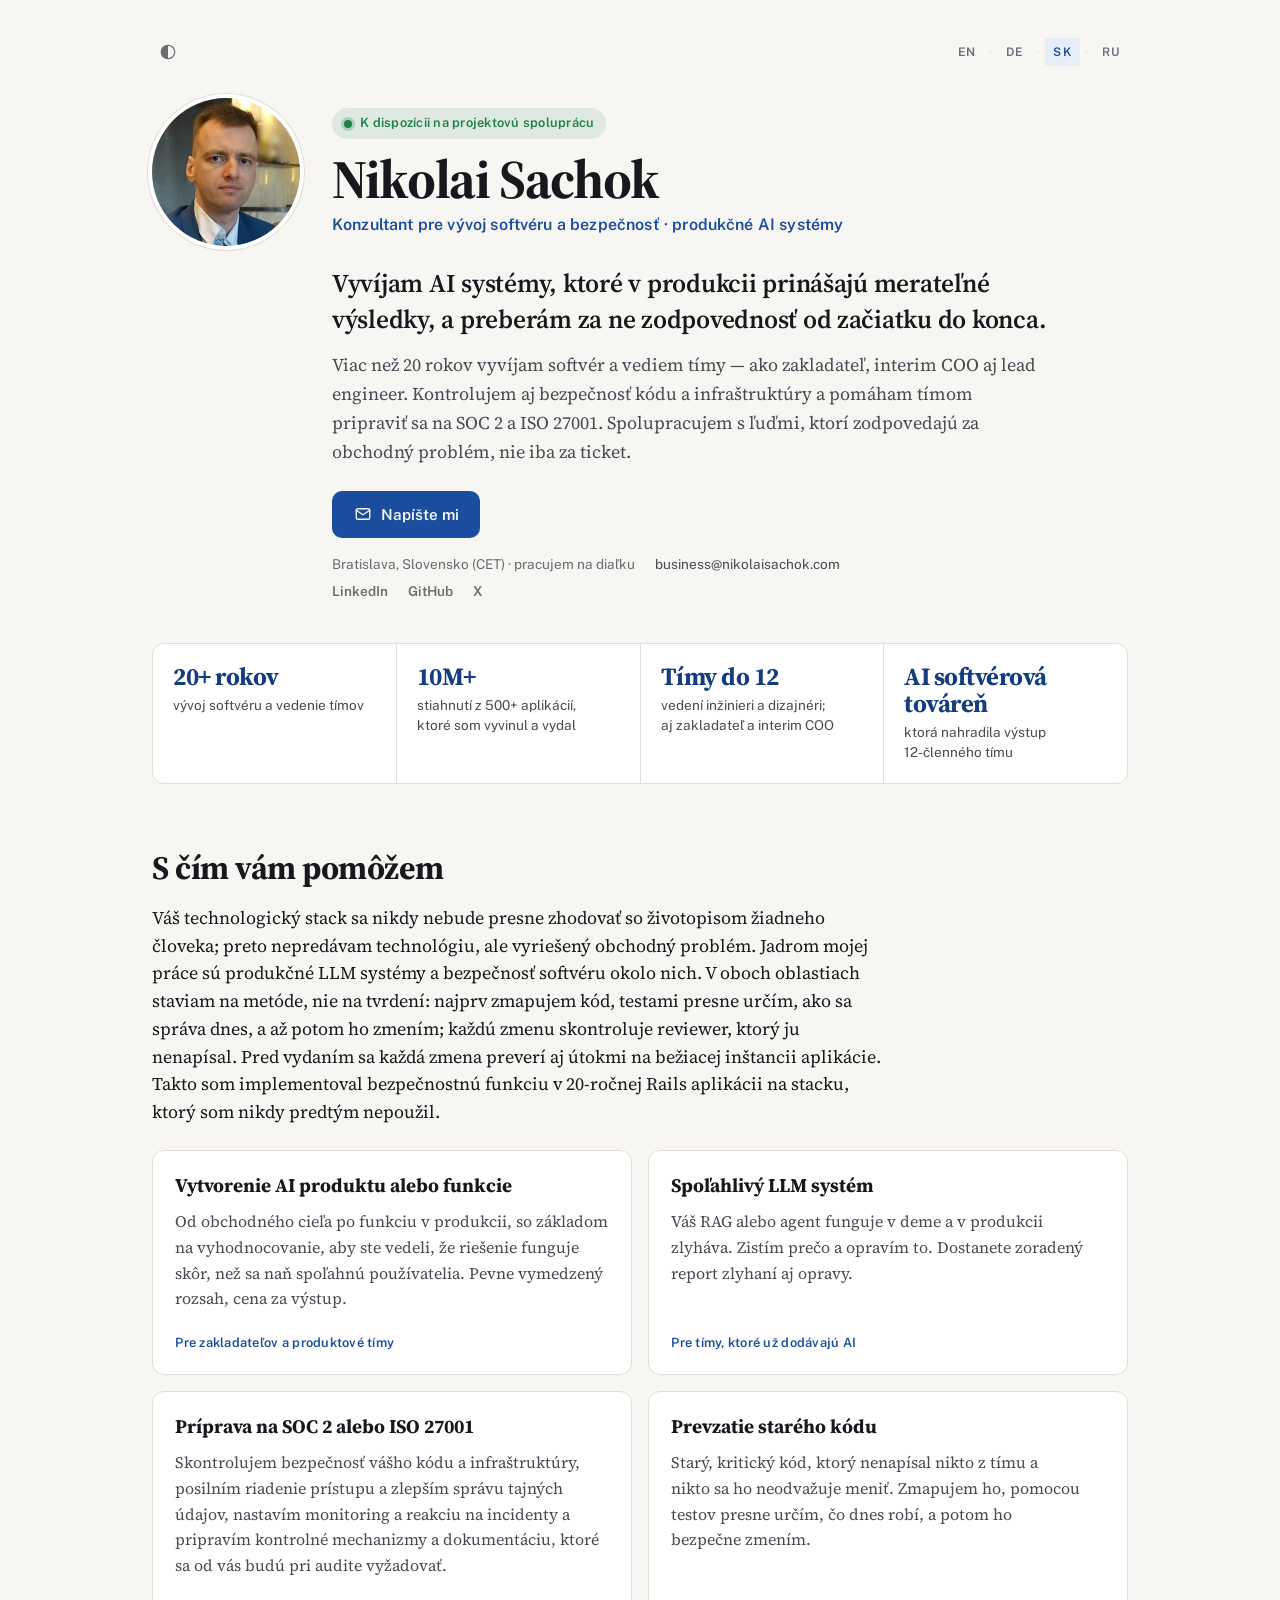
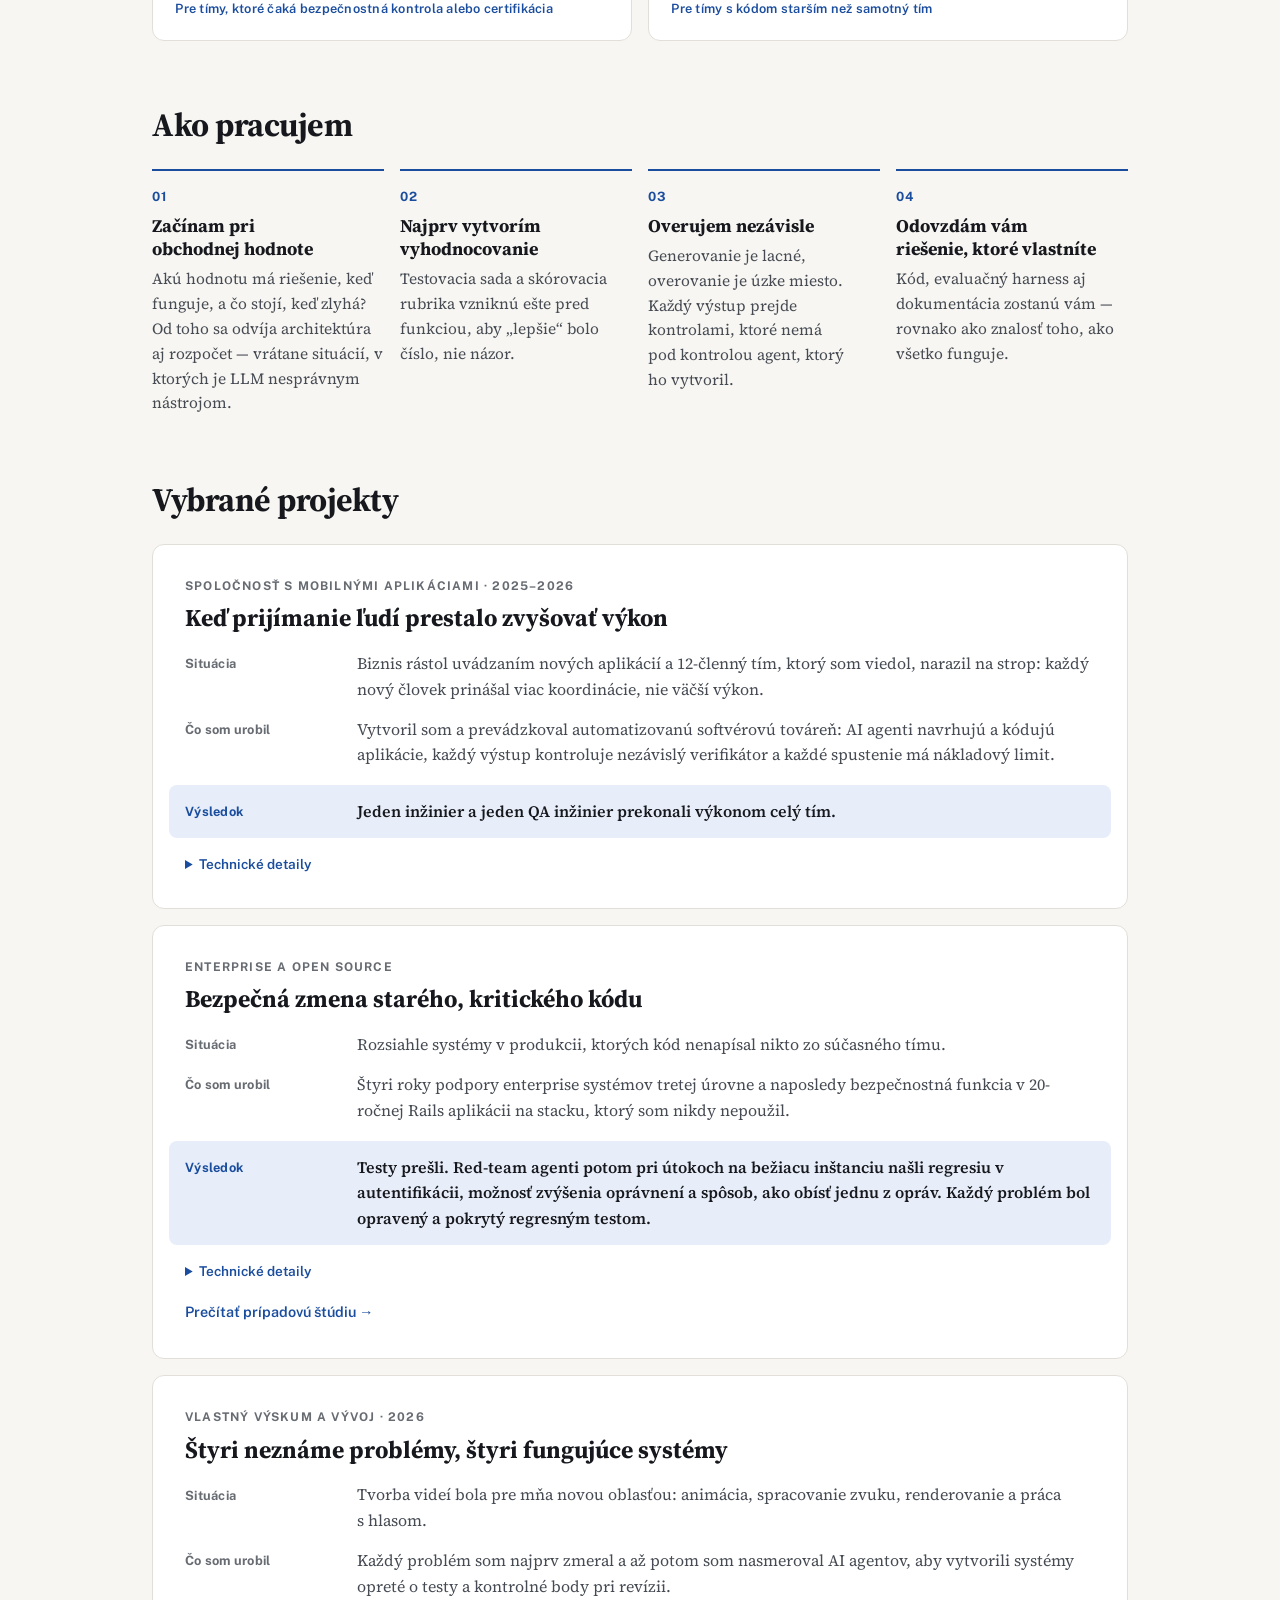
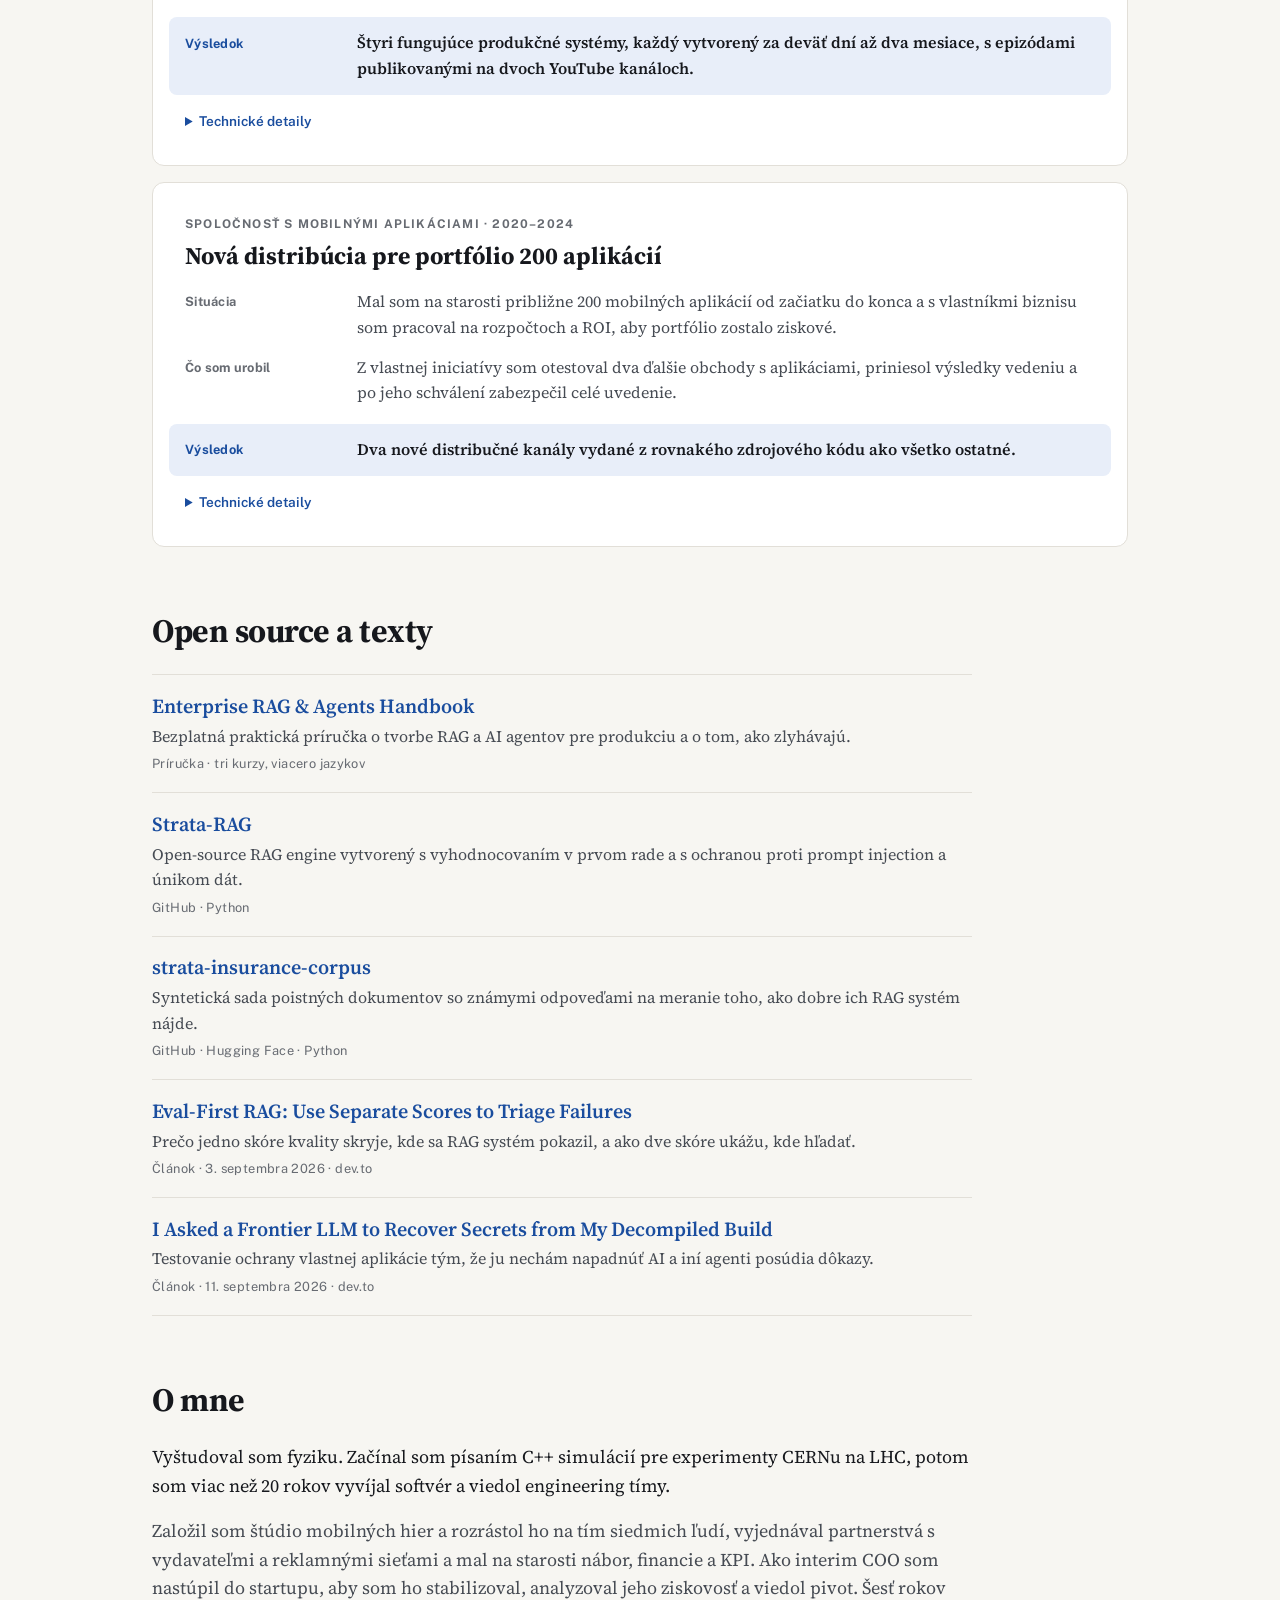
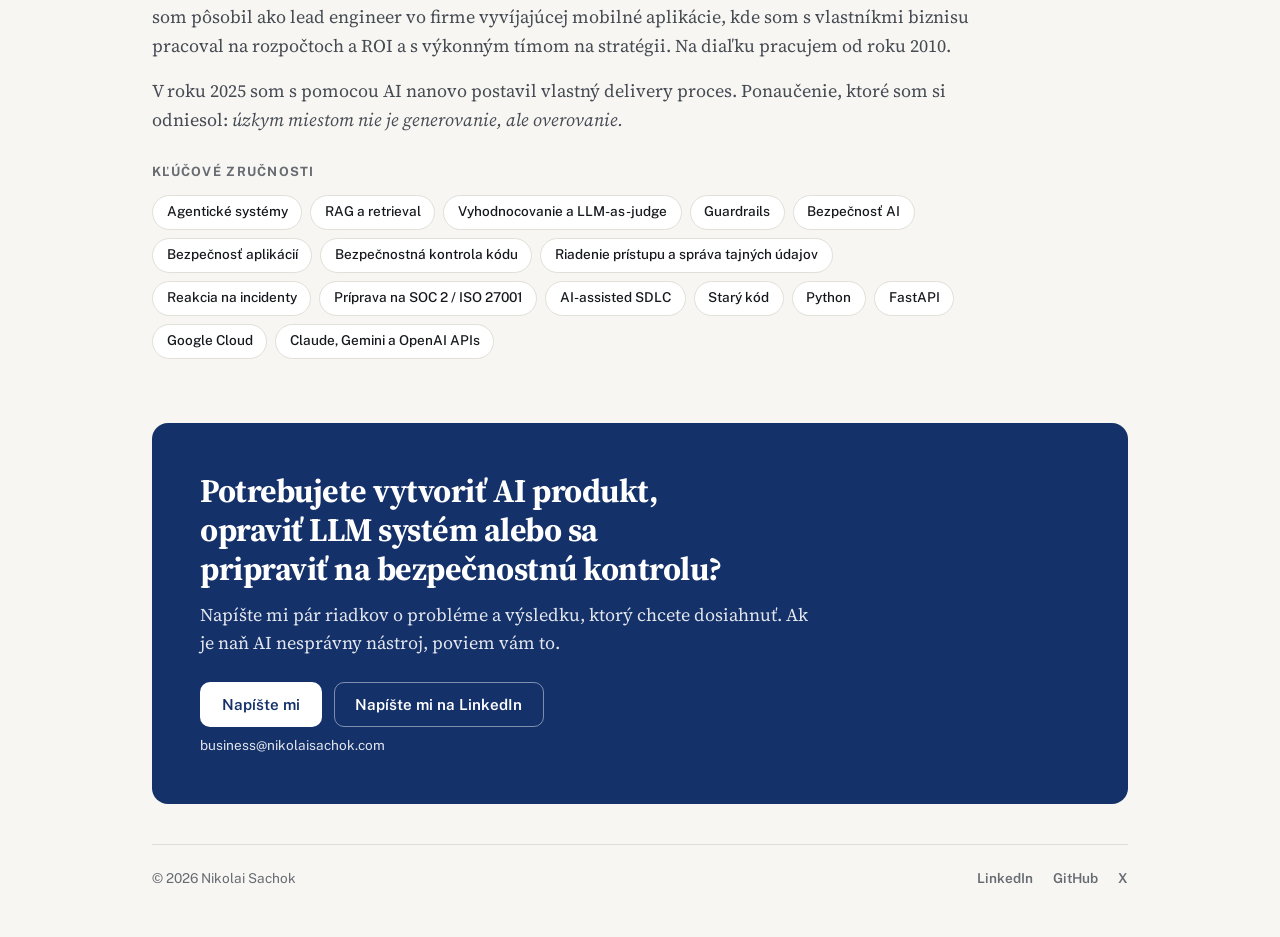
<file: sk/index.html>
<!doctype html>
<!-- GENERATED FILE — do not edit. Source: template.html + content/<lang>.json. Rebuild: python3 build.py -->
<html lang="sk">
<head>
  <meta charset="utf-8" />
  <meta name="viewport" content="width=device-width, initial-scale=1" />
  <title>Nikolai Sachok — Konzultant pre vývoj softvéru a bezpečnosť</title>
  <meta name="description" content="Konzultant pre vývoj softvéru a bezpečnosť: vyvíjam AI produkty, robím LLM systémy spoľahlivými, kontrolujem bezpečnosť kódu a infraštruktúry, pripravujem tímy na SOC 2 a ISO 27001 a preberám starý kód. Viac než 20 rokov vyvíjam softvér a vediem tímy. Som k dispozícii na projektovú spoluprácu." />
  <meta name="author" content="Nikolai Sachok" />

  <link rel="canonical" href="https://nikolaisachok.com/sk/" />
  <link rel="alternate" hreflang="en" href="https://nikolaisachok.com/" />
  <link rel="alternate" hreflang="de" href="https://nikolaisachok.com/de/" />
  <link rel="alternate" hreflang="sk" href="https://nikolaisachok.com/sk/" />
  <link rel="alternate" hreflang="ru" href="https://nikolaisachok.com/ru/" />
  <link rel="alternate" hreflang="x-default" href="https://nikolaisachok.com/" />

  <!-- Open Graph / social preview -->
  <meta property="og:type" content="profile" />
  <meta property="og:title" content="Nikolai Sachok — Konzultant pre vývoj softvéru a bezpečnosť" />
  <meta property="og:description" content="Vyvíjam AI systémy, ktoré v produkcii prinášajú merateľné výsledky, a kontrolujem bezpečnosť kódu a infraštruktúry. Som k dispozícii na projektovú spoluprácu." />
  <meta property="og:url" content="https://nikolaisachok.com/sk/" />
  <meta property="og:image" content="https://nikolaisachok.com/assets/img/og.jpg" />
  <meta property="og:image:width" content="1200" />
  <meta property="og:image:height" content="630" />
  <meta property="og:locale" content="sk_SK" />
  <meta property="og:locale:alternate" content="en_US" />
  <meta property="og:locale:alternate" content="de_DE" />
  <meta property="og:locale:alternate" content="ru_RU" />
  <meta name="twitter:card" content="summary_large_image" />

  <link rel="icon" href="data:image/svg+xml,%3Csvg xmlns='http://www.w3.org/2000/svg' viewBox='0 0 100 100'%3E%3Ctext y='.9em' font-size='90'%3E%E2%9A%A1%3C/text%3E%3C/svg%3E" />

  <!-- Source Serif 4 sets the content, Public Sans the chrome (labels, buttons,
       dates). Both are OFL; every face has a real fallback in style.css. -->
  <link rel="preconnect" href="https://fonts.googleapis.com" />
  <link rel="preconnect" href="https://fonts.gstatic.com" crossorigin />
  <link rel="stylesheet" href="https://fonts.googleapis.com/css2?family=Source+Serif+4:opsz,wght@8..60,400;8..60,600;8..60,700&family=Public+Sans:wght@500;600;700&display=swap" />

  <!-- Content-hashed by build.py: the domain is behind Cloudflare, which holds
       stylesheets at the edge for four hours. A changing URL is the only thing
       a visitor's hard refresh can actually get past. -->
  <link rel="stylesheet" href="/assets/style.css?v=fad087c63c90" />
  <script>
  (function () {
    var HERE = 'sk';
    var ALL = ["en", "de", "sk", "ru"];
    try {
      var store = null;
      try { store = window.localStorage; } catch (e) {}

      /* Theme first, and before any redirect below can return: an explicit choice
         has to be on <html> before first paint, or the page flashes the other
         palette. No stored choice means no attribute, which leaves the stylesheet
         following prefers-color-scheme. data-js reveals the control, which would
         otherwise be a dead button for anyone without scripting. */
      var theme = null;
      if (store) { try { theme = store.getItem('nls-theme'); } catch (e) {} }
      if (theme === 'light' || theme === 'dark') {
        document.documentElement.setAttribute('data-theme', theme);
      }
      document.documentElement.setAttribute('data-js', '');
      var params = new URLSearchParams(location.search);
      var forced = (params.get('lang') || '').toLowerCase().split('-')[0];
      var target = null, auto = false;

      if (ALL.indexOf(forced) > -1) {
        target = forced;
        if (store) { try { store.setItem('nls-lang', forced); } catch (e) {} }
      } else if (HERE === 'en') {
        var saved = null;
        if (store) { try { saved = store.getItem('nls-lang'); } catch (e) {} }
        if (saved && ALL.indexOf(saved) > -1) {
          target = saved;
        } else if (!saved) {
          var pref = (navigator.languages && navigator.languages.length)
            ? navigator.languages : [navigator.language || ''];
          for (var i = 0; i < pref.length; i++) {
            var p = String(pref[i] || '').toLowerCase().split('-')[0];
            if (p === 'en') break;
            if (ALL.indexOf(p) > 0) { target = p; auto = true; break; }
          }
        }
      }

      if (target && target !== HERE) {
        params.delete('lang');
        var qs = params.toString();
        if (auto) { try { sessionStorage.setItem('nls-auto', target); } catch (e) {} }
        location.replace({"en": "/", "de": "/de/", "sk": "/sk/", "ru": "/ru/"}[target] + (qs ? '?' + qs : '') + location.hash);
        return;
      }

      /* Already on the right page: drop ?lang= so the address bar stays clean
         and crawlers never see a second URL for the same content. */
      if (params.has('lang')) {
        params.delete('lang');
        var rest = params.toString();
        try {
          history.replaceState(null, '', location.pathname + (rest ? '?' + rest : '') + location.hash);
        } catch (e) {}
      }

      try {
        if (sessionStorage.getItem('nls-auto') === HERE) {
          sessionStorage.removeItem('nls-auto');
          document.documentElement.setAttribute('data-autolang', '');
        }
      } catch (e) {}
    } catch (e) {}
  })();
  </script>
</head>
<body>
  <div class="wrap">
    <div class="topbar">
      <nav class="themebar" aria-label="Farebná schéma">
      <button type="button" id="theme-toggle" data-label="Farebná schéma" data-name-light="Svetlá" data-name-dark="Tmavá" data-name-auto="Auto"
              title="Farebná schéma: Auto"
              aria-label="Farebná schéma: Auto">
        <svg class="icon-light" viewBox="0 0 24 24" aria-hidden="true"><circle cx="12" cy="12" r="4" /><path d="M12 2v2M12 20v2M2 12h2M20 12h2M4.9 4.9l1.4 1.4M17.7 17.7l1.4 1.4M4.9 19.1l1.4-1.4M17.7 6.3l1.4-1.4" /></svg>
        <svg class="icon-dark" viewBox="0 0 24 24" aria-hidden="true"><path d="M21 12.8A9 9 0 1 1 11.2 3a7 7 0 0 0 9.8 9.8z" /></svg>
        <svg class="icon-auto" viewBox="0 0 24 24" aria-hidden="true"><circle cx="12" cy="12" r="9" /><path class="icon-fill" d="M12 3a9 9 0 0 0 0 18z" /></svg>
      </button>
      </nav>
      <nav class="langbar" aria-label="Jazyk">
      <a href="/" hreflang="en" lang="en" data-setlang="en" aria-label="English">EN</a>
      <span class="sep" aria-hidden="true">·</span>
      <a href="/de/" hreflang="de" lang="de" data-setlang="de" aria-label="Deutsch">DE</a>
      <span class="sep" aria-hidden="true">·</span>
      <a href="/sk/" hreflang="sk" lang="sk" data-setlang="sk" aria-label="Slovenčina" aria-current="page">SK</a>
      <span class="sep" aria-hidden="true">·</span>
      <a href="/ru/" hreflang="ru" lang="ru" data-setlang="ru" aria-label="Русский">RU</a>
      </nav>
    </div>
    <div class="notice" role="status">
      <span class="notice-text">Táto stránka sa zobrazuje v jazyku nastavenom v prehliadači. <a href="/" hreflang="en" lang="en" data-setlang="en">Čítať po anglicky</a></span>
      <button type="button" class="notice-dismiss" aria-label="Zavrieť">&times;</button>
    </div>

    <header class="hero">
      <img class="photo" src="/assets/img/nikolai-240.webp"
           srcset="/assets/img/nikolai-240.webp 240w, /assets/img/nikolai-480.webp 480w"
           sizes="(max-width: 640px) 96px, 148px"
           width="148" height="148" alt="Nikolai Sachok" />
      <div class="hero-id">
        <p class="availability"><span class="dot" aria-hidden="true"></span>K dispozícii na projektovú spoluprácu</p>
        <h1 class="name">Nikolai Sachok</h1>
        <p class="role">Konzultant pre vývoj softvéru a bezpečnosť · produkčné AI systémy</p>
      </div>
      <div class="hero-body">
        <p class="headline">Vyvíjam AI systémy, ktoré v produkcii prinášajú merateľné výsledky, a preberám za ne zodpovednosť od začiatku do konca.</p>
        <p class="lead">Viac než 20 rokov vyvíjam softvér a vediem tímy — ako zakladateľ, interim COO aj lead engineer. Kontrolujem aj bezpečnosť kódu a infraštruktúry a pomáham tímom pripraviť sa na SOC 2 a ISO 27001. Spolupracujem s ľuďmi, ktorí zodpovedajú za obchodný problém, nie iba za ticket.</p>
        <div class="actions">
          <!-- The address is never in the markup: the script assembles it on load,
               so a scraper reading HTML finds only the LinkedIn fallback. -->
          <a class="btn btn-primary" data-mail href="https://www.linkedin.com/in/nikolai-sachok/">
            <svg viewBox="0 0 24 24" aria-hidden="true"><rect x="3" y="5" width="18" height="14" rx="2" /><path d="m3 7 9 6 9-6" /></svg>Napíšte mi</a>
        </div>
        <p class="meta-line">
          <span>Bratislava, Slovensko (CET) · pracujem na diaľku</span>
          <span class="mail-addr" hidden></span>
        </p>
        <p class="social">
          <a href="https://www.linkedin.com/in/nikolai-sachok/">LinkedIn</a>
          <a href="https://github.com/NikolaiSachok">GitHub</a>
          <a href="https://x.com/nsachok">X</a>
        </p>
      </div>
    </header>

    <ul class="proof">
      <li><span class="proof-num">20+ rokov</span><span class="proof-label">vývoj softvéru a vedenie tímov</span></li>
      <li><span class="proof-num">10M+</span><span class="proof-label">stiahnutí z 500+ aplikácií, ktoré som vyvinul a vydal</span></li>
      <li><span class="proof-num">Tímy do 12</span><span class="proof-label">vedení inžinieri a dizajnéri; aj zakladateľ a interim COO</span></li>
      <li><span class="proof-num">AI softvérová továreň</span><span class="proof-label">ktorá nahradila výstup 12-členného tímu</span></li>
    </ul>

    <section aria-labelledby="h-help">
      <h2 id="h-help">S čím vám pomôžem</h2>
      <p class="section-lead">Váš technologický stack sa nikdy nebude presne zhodovať so životopisom žiadneho človeka; preto nepredávam technológiu, ale vyriešený obchodný problém. Jadrom mojej práce sú produkčné LLM systémy a bezpečnosť softvéru okolo nich. V oboch oblastiach staviam na metóde, nie na tvrdení: najprv zmapujem kód, testami presne určím, ako sa správa dnes, a až potom ho zmením; každú zmenu skontroluje reviewer, ktorý ju nenapísal. Pred vydaním sa každá zmena preverí aj útokmi na bežiacej inštancii aplikácie. Takto som implementoval bezpečnostnú funkciu v 20-ročnej Rails aplikácii na stacku, ktorý som nikdy predtým nepoužil.</p>
      <ul class="help">
        <li>
          <h3>Vytvorenie AI produktu alebo funkcie</h3>
          <p>Od obchodného cieľa po funkciu v produkcii, so základom na vyhodnocovanie, aby ste vedeli, že riešenie funguje skôr, než sa naň spoľahnú používatelia. Pevne vymedzený rozsah, cena za výstup.</p>
          <p class="fit">Pre zakladateľov a produktové tímy</p>
        </li>
        <li>
          <h3>Spoľahlivý LLM systém</h3>
          <p>Váš RAG alebo agent funguje v deme a v produkcii zlyháva. Zistím prečo a opravím to. Dostanete zoradený report zlyhaní aj opravy.</p>
          <p class="fit">Pre tímy, ktoré už dodávajú AI</p>
        </li>
        <li>
          <h3>Príprava na SOC 2 alebo ISO 27001</h3>
          <p>Skontrolujem bezpečnosť vášho kódu a infraštruktúry, posilním riadenie prístupu a zlepším správu tajných údajov, nastavím monitoring a reakciu na incidenty a pripravím kontrolné mechanizmy a dokumentáciu, ktoré sa od vás budú pri audite vyžadovať.</p>
          <p class="fit">Pre tímy, ktoré čaká bezpečnostná kontrola alebo certifikácia</p>
        </li>
        <li>
          <h3>Prevzatie starého kódu</h3>
          <p>Starý, kritický kód, ktorý nenapísal nikto z tímu a nikto sa ho neodvažuje meniť. Zmapujem ho, pomocou testov presne určím, čo dnes robí, a potom ho bezpečne zmením.</p>
          <p class="fit">Pre tímy s kódom starším než samotný tím</p>
        </li>
      </ul>
    </section>

    <section aria-labelledby="h-process">
      <h2 id="h-process">Ako pracujem</h2>
      <ol class="steps">
        <li><h3>Začínam pri obchodnej hodnote</h3><p>Akú hodnotu má riešenie, keď funguje, a čo stojí, keď zlyhá? Od toho sa odvíja architektúra aj rozpočet — vrátane situácií, v ktorých je LLM nesprávnym nástrojom.</p></li>
        <li><h3>Najprv vytvorím vyhodnocovanie</h3><p>Testovacia sada a skórovacia rubrika vzniknú ešte pred funkciou, aby „lepšie“ bolo číslo, nie názor.</p></li>
        <li><h3>Overujem nezávisle</h3><p>Generovanie je lacné, overovanie je úzke miesto. Každý výstup prejde kontrolami, ktoré nemá pod kontrolou agent, ktorý ho vytvoril.</p></li>
        <li><h3>Odovzdám vám riešenie, ktoré vlastníte</h3><p>Kód, evaluačný harness aj dokumentácia zostanú vám — rovnako ako znalosť toho, ako všetko funguje.</p></li>
      </ol>
    </section>

    <section aria-labelledby="h-cases">
      <h2 id="h-cases">Vybrané projekty</h2>
      <article class="case">
        <p class="kicker">Spoločnosť s mobilnými aplikáciami · 2025–2026</p>
        <h3>Keď prijímanie ľudí prestalo zvyšovať výkon</h3>
        <dl>
          <div><dt>Situácia</dt><dd>Biznis rástol uvádzaním nových aplikácií a 12-členný tím, ktorý som viedol, narazil na strop: každý nový človek prinášal viac koordinácie, nie väčší výkon.</dd></div>
          <div><dt>Čo som urobil</dt><dd>Vytvoril som a prevádzkoval automatizovanú softvérovú továreň: AI agenti navrhujú a kódujú aplikácie, každý výstup kontroluje nezávislý verifikátor a každé spustenie má nákladový limit.</dd></div>
          <div class="result"><dt>Výsledok</dt><dd>Jeden inžinier a jeden QA inžinier prekonali výkonom celý tím.</dd></div>
        </dl>
        <details class="case-more">
          <summary>Technické detaily</summary>
          <p>Multi-agent pipeline pokrývajúca dizajn, kód, materiály do storeov a promo weby; routovanie modelov podľa úlohy medzi Claude, Gemini a OpenAI; audity LLM-as-judge podľa rubriky závažnosti. Navrhol som jej platformu v Google Cloud (Gemini a Claude na Vertex AI, Cloud Run, IAP, Secret Manager, Cloud Logging) a multimodálne textové a obrazové vyhľadávanie v katalógu firmy s 2 000+ aplikáciami. Platenú low-code administrátorskú platformu som nahradil interným dashboardom. Počas posledného týždňa: 10 produkčných aplikácií za 3–4 dni oproti stagnácii tímu na približne 8 aplikáciách týždenne, pri nákladoch na modelové API približne $6 na aplikáciu.</p>
        </details>
      </article>
      <article class="case">
        <p class="kicker">Enterprise a open source</p>
        <h3>Bezpečná zmena starého, kritického kódu</h3>
        <dl>
          <div><dt>Situácia</dt><dd>Rozsiahle systémy v produkcii, ktorých kód nenapísal nikto zo súčasného tímu.</dd></div>
          <div><dt>Čo som urobil</dt><dd>Štyri roky podpory enterprise systémov tretej úrovne a naposledy bezpečnostná funkcia v 20-ročnej Rails aplikácii na stacku, ktorý som nikdy nepoužil.</dd></div>
          <div class="result"><dt>Výsledok</dt><dd>Testy prešli. Red-team agenti potom pri útokoch na bežiacu inštanciu našli regresiu v autentifikácii, možnosť zvýšenia oprávnení a spôsob, ako obísť jednu z opráv. Každý problém bol opravený a pokrytý regresným testom.</dd></div>
        </dl>
        <details class="case-more">
          <summary>Technické detaily</summary>
          <p>2006–2010 v EPAM: rozsiahly program Thomson Reuters, kde som bol v tíme údržby; s inžiniermi klienta som diagnostikoval produkčné zlyhania, počas zmeny schémy migroval živú databázu a koordinoval nasadenia. 2026: personal access tokens pre Redmine 6.1.2 (Ruby on Rails), funkcia vytvorená pomocou code maps, subagentov na implementáciu zmien a päťosového verifikačného gate: 39 problémov, 75 zaznamenaných útokov, 4 674 riadkov testov a úplný záznam procesu zverejnený pri kóde.</p>
        </details>
        <a class="case-link" href="https://github.com/NikolaiSachok/redmine">Prečítať prípadovú štúdiu <span aria-hidden="true">→</span></a>
      </article>
      <article class="case">
        <p class="kicker">Vlastný výskum a vývoj · 2026</p>
        <h3>Štyri neznáme problémy, štyri fungujúce systémy</h3>
        <dl>
          <div><dt>Situácia</dt><dd>Tvorba videí bola pre mňa novou oblasťou: animácia, spracovanie zvuku, renderovanie a práca s hlasom.</dd></div>
          <div><dt>Čo som urobil</dt><dd>Každý problém som najprv zmeral a až potom som nasmeroval AI agentov, aby vytvorili systémy opreté o testy a kontrolné body pri revízii.</dd></div>
          <div class="result"><dt>Výsledok</dt><dd>Štyri fungujúce produkčné systémy, každý vytvorený za deväť dní až dva mesiace, s epizódami publikovanými na dvoch YouTube kanáloch.</dd></div>
        </dl>
        <details class="case-more">
          <summary>Technické detaily</summary>
          <p>Desktopová aplikácia, ktorá zo zvukovej nahrávky vytvorí animované video reagujúce na zvuk (analýza zvuku, GLSL shadery, deterministický export cez ffmpeg). Kreslená spravodajská relácia, v ktorej sa každá snímka vykresľuje z kódu: vektorová grafika v Pythone, kostrová animácia generovaná kódom a fakticky overené scenáre; 6-minútová epizóda sa vykreslí za menej než 8 minút. Séria cvičení s komentárom: paralelné vykresľovanie po snímkach je približne 3,5× rýchlejšie než sériové a komentár je zosúladený so scenárom bez naťahovania hlasu. Pipeline od scenára po video s animovaným 3D moderátorom vykresleným v Unity, ktorého pohyb bol kalibrovaný podľa nahratých záberov. Tri zo štyroch projektov mali záznamy architektonických rozhodnutí (ADR), v každom 70 až 200+.</p>
        </details>
      </article>
      <article class="case">
        <p class="kicker">Spoločnosť s mobilnými aplikáciami · 2020–2024</p>
        <h3>Nová distribúcia pre portfólio 200 aplikácií</h3>
        <dl>
          <div><dt>Situácia</dt><dd>Mal som na starosti približne 200 mobilných aplikácií od začiatku do konca a s vlastníkmi biznisu som pracoval na rozpočtoch a ROI, aby portfólio zostalo ziskové.</dd></div>
          <div><dt>Čo som urobil</dt><dd>Z vlastnej iniciatívy som otestoval dva ďalšie obchody s aplikáciami, priniesol výsledky vedeniu a po jeho schválení zabezpečil celé uvedenie.</dd></div>
          <div class="result"><dt>Výsledok</dt><dd>Dva nové distribučné kanály vydané z rovnakého zdrojového kódu ako všetko ostatné.</dd></div>
        </dl>
        <details class="case-more">
          <summary>Technické detaily</summary>
          <p>Huawei AppGallery a Samsung Galaxy Store popri Google Play, Amazon a Xiaomi: päť obchodov z jedného zdrojového kódu pre Android so samostatnými buildmi pre každý obchod. Spoločná šablóna aplikácie znovu využila 80–90 % kódu.</p>
        </details>
      </article>
    </section>

    <section aria-labelledby="h-public">
      <h2 id="h-public">Open source a texty</h2>
      <ul class="entries">
        <li>
          <a class="entry" href="https://nikolaisachok.com/ai-engineering-handbook/">
            <span class="entry-title">Enterprise RAG &amp; Agents Handbook</span>
            <span class="entry-desc">Bezplatná praktická príručka o tvorbe RAG a AI agentov pre produkciu a o tom, ako zlyhávajú.</span>
            <span class="entry-meta">Príručka · tri kurzy, viacero jazykov</span>
          </a>
        </li>
        <li>
          <a class="entry" href="https://nikolaisachok.com/Strata-RAG/">
            <span class="entry-title">Strata-RAG</span>
            <span class="entry-desc">Open-source RAG engine vytvorený s vyhodnocovaním v prvom rade a s ochranou proti prompt injection a únikom dát.</span>
            <span class="entry-meta">GitHub · Python</span>
          </a>
        </li>
        <li>
          <a class="entry" href="https://github.com/NikolaiSachok/strata-insurance-corpus">
            <span class="entry-title">strata-insurance-corpus</span>
            <span class="entry-desc">Syntetická sada poistných dokumentov so známymi odpoveďami na meranie toho, ako dobre ich RAG systém nájde.</span>
            <span class="entry-meta">GitHub · Hugging Face · Python</span>
          </a>
        </li>
        <li>
          <a class="entry" href="https://dev.to/nsachok/eval-first-rag-use-separate-scores-to-triage-failures-33ed">
            <span class="entry-title">Eval-First RAG: Use Separate Scores to Triage Failures</span>
            <span class="entry-desc">Prečo jedno skóre kvality skryje, kde sa RAG systém pokazil, a ako dve skóre ukážu, kde hľadať.</span>
            <span class="entry-meta">Článok · 3. septembra 2026 · dev.to</span>
          </a>
        </li>
        <li>
          <a class="entry" href="https://dev.to/nsachok/i-asked-a-frontier-llm-to-recover-secrets-from-my-decompiled-build-1ojb">
            <span class="entry-title">I Asked a Frontier LLM to Recover Secrets from My Decompiled Build</span>
            <span class="entry-desc">Testovanie ochrany vlastnej aplikácie tým, že ju nechám napadnúť AI a iní agenti posúdia dôkazy.</span>
            <span class="entry-meta">Článok · 11. septembra 2026 · dev.to</span>
          </a>
        </li>
      </ul>
    </section>

    <section aria-labelledby="h-about" class="about">
      <h2 id="h-about">O mne</h2>
      <p>Vyštudoval som fyziku. Začínal som písaním C++ simulácií pre experimenty CERNu na LHC, potom som viac než 20 rokov vyvíjal softvér a viedol engineering tímy.</p>
      <p>Založil som štúdio mobilných hier a rozrástol ho na tím siedmich ľudí, vyjednával partnerstvá s vydavateľmi a reklamnými sieťami a mal na starosti nábor, financie a KPI. Ako interim COO som nastúpil do startupu, aby som ho stabilizoval, analyzoval jeho ziskovosť a viedol pivot. Šesť rokov som pôsobil ako lead engineer vo firme vyvíjajúcej mobilné aplikácie, kde som s vlastníkmi biznisu pracoval na rozpočtoch a ROI a s výkonným tímom na stratégii. Na diaľku pracujem od roku 2010.</p>
      <p>V roku 2025 som s pomocou AI nanovo postavil vlastný delivery proces. Ponaučenie, ktoré som si odniesol: <em>úzkym miestom nie je generovanie, ale overovanie.</em></p>
      <h3>Kľúčové zručnosti</h3>
      <ul class="chips">
        <li>Agentické systémy</li>
        <li>RAG a retrieval</li>
        <li>Vyhodnocovanie a LLM-as-judge</li>
        <li>Guardrails</li>
        <li>Bezpečnosť AI</li>
        <li>Bezpečnosť aplikácií</li>
        <li>Bezpečnostná kontrola kódu</li>
        <li>Riadenie prístupu a správa tajných údajov</li>
        <li>Reakcia na incidenty</li>
        <li>Príprava na SOC 2 / ISO 27001</li>
        <li>AI-assisted SDLC</li>
        <li>Starý kód</li>
        <li>Python</li>
        <li>FastAPI</li>
        <li>Google Cloud</li>
        <li>Claude, Gemini a OpenAI APIs</li>
      </ul>
    </section>

    <section class="cta" aria-labelledby="h-cta">
      <h2 id="h-cta">Potrebujete vytvoriť AI produkt, opraviť LLM systém alebo sa pripraviť na bezpečnostnú kontrolu?</h2>
      <p>Napíšte mi pár riadkov o probléme a výsledku, ktorý chcete dosiahnuť. Ak je naň AI nesprávny nástroj, poviem vám to.</p>
      <div class="actions">
        <a class="btn btn-invert" data-mail href="https://www.linkedin.com/in/nikolai-sachok/">Napíšte mi</a>
        <a class="btn btn-invert-ghost" href="https://www.linkedin.com/in/nikolai-sachok/">Napíšte mi na LinkedIn</a>
      </div>
      <p class="mail-addr cta-addr" hidden></p>
    </section>

    <footer>
      <span>© 2026 Nikolai Sachok</span>
      <span class="footer-links">
        <a href="https://www.linkedin.com/in/nikolai-sachok/">LinkedIn</a>
        <a href="https://github.com/NikolaiSachok">GitHub</a>
        <a href="https://x.com/nsachok">X</a>
      </span>
    </footer>
  </div>

  <script>
    /* Email. Stored reversed and split so the address never appears in the HTML;
       a scraper that does not run JavaScript only sees the LinkedIn fallback. */
    (function () {
      var addr = ['moc.kohcasialokin', 'ssenisub'].map(function (s) {
        return s.split('').reverse().join('');
      }).reverse().join('@');
      document.querySelectorAll('[data-mail]').forEach(function (a) {
        a.href = 'mailto:' + addr;
      });
      document.querySelectorAll('.mail-addr').forEach(function (el) {
        el.textContent = addr;
        el.hidden = false;
      });
    })();

    /* A language chosen by hand is remembered and never auto-overridden again. */
    document.querySelectorAll('[data-setlang]').forEach(function (a) {
      a.addEventListener('click', function () {
        try { localStorage.setItem('nls-lang', a.dataset.setlang); } catch (e) {}
      });
    });

    /* Theme. One button cycling auto -> light -> dark -> auto. "auto" is the
       ABSENCE of a choice: it clears the key and the attribute, so the
       stylesheet goes back to following prefers-color-scheme. */
    (function () {
      var button = document.getElementById('theme-toggle');
      if (!button) return;

      var ORDER = ['auto', 'light', 'dark'];

      function current() {
        return document.documentElement.getAttribute('data-theme') || 'auto';
      }

      function label() {
        var name = button.dataset['name' + current().charAt(0).toUpperCase() + current().slice(1)];
        var text = button.dataset.label + ': ' + name;
        button.setAttribute('title', text);
        button.setAttribute('aria-label', text);
      }

      button.addEventListener('click', function () {
        var next = ORDER[(ORDER.indexOf(current()) + 1) % ORDER.length];
        if (next === 'auto') {
          document.documentElement.removeAttribute('data-theme');
          try { localStorage.removeItem('nls-theme'); } catch (e) {}
        } else {
          document.documentElement.setAttribute('data-theme', next);
          try { localStorage.setItem('nls-theme', next); } catch (e) {}
        }
        label();
      });

      label();
    })();

    var dismiss = document.querySelector('.notice-dismiss');
    if (dismiss) {
      dismiss.addEventListener('click', function () {
        document.documentElement.removeAttribute('data-autolang');
      });
    }
  </script>
</body>
</html>
</file>
<file: assets/style.css>
/* nikolaisachok.com — shared stylesheet for all locales.
   Edit here once; every locale picks it up.

   The page sells, so it is built for a buyer scanning it: a hero that says who
   and what in one look, a proof strip, then offers, cases written as
   problem -> work -> result, and a closing call to action. Source Serif 4 sets
   what is read (name, headings, prose); Public Sans sets the furniture (labels,
   buttons, meta). Containers are used only where they group a thing the reader
   compares side by side: stats, offers, steps, cases. */

/* Theme in three states. Each palette's values are written ONCE, as --light-*
   and --dark-*, then assigned by the rules below.
     1. data-theme="light" | "dark" on <html> — an explicit, stored choice.
     2. no attribute + prefers-color-scheme — the visitor's system setting.
     3. no attribute, no preference, or no JavaScript — light.
   The :not([data-theme="light"]) guard lets a visitor on a dark system choose
   light and keep it. */
:root {
  --light-bg: #f7f6f2;
  --light-surface: #ffffff;
  --light-fg: #16181d;
  --light-fg-muted: #464b53;
  --light-chrome: #676b72;        /* small text only; 5.0:1 on --light-bg */
  --light-rule: #e2dfd8;
  --light-accent: #1a4d9e;
  --light-accent-strong: #143d80;
  --light-accent-soft: #e8eef9;
  --light-ok: #1d8049;
  --light-band: #14316a;          /* CTA band background */
  --light-band-fg: #ffffff;

  --dark-bg: #0f1114;
  --dark-surface: #171a1f;
  --dark-fg: #ecebe8;
  --dark-fg-muted: #b6b3ad;
  --dark-chrome: #918e88;
  --dark-rule: #2a2d33;
  --dark-accent: #8fb4ee;
  --dark-accent-strong: #b1caf3;
  --dark-accent-soft: #1a2333;
  --dark-ok: #4cc38a;
  --dark-band: #1a2a48;
  --dark-band-fg: #f2f4f8;

  --bg: var(--light-bg);
  --surface: var(--light-surface);
  --fg: var(--light-fg);
  --fg-muted: var(--light-fg-muted);
  --chrome: var(--light-chrome);
  --rule: var(--light-rule);
  --accent: var(--light-accent);
  --accent-strong: var(--light-accent-strong);
  --accent-soft: var(--light-accent-soft);
  --ok: var(--light-ok);
  --band: var(--light-band);
  --band-fg: var(--light-band-fg);
  color-scheme: light;

  --sans: "Public Sans", ui-sans-serif, -apple-system, BlinkMacSystemFont, "Segoe UI", Helvetica, Arial, sans-serif;
  --serif: "Source Serif 4", "Iowan Old Style", "Charter", Georgia, Cambria, "Times New Roman", serif;
  --radius: 12px;
}

@media (prefers-color-scheme: dark) {
  :root:not([data-theme="light"]) {
    --bg: var(--dark-bg);
    --surface: var(--dark-surface);
    --fg: var(--dark-fg);
    --fg-muted: var(--dark-fg-muted);
    --chrome: var(--dark-chrome);
    --rule: var(--dark-rule);
    --accent: var(--dark-accent);
    --accent-strong: var(--dark-accent-strong);
    --accent-soft: var(--dark-accent-soft);
    --ok: var(--dark-ok);
    --band: var(--dark-band);
    --band-fg: var(--dark-band-fg);
    color-scheme: dark;
  }
}

:root[data-theme="dark"] {
  --bg: var(--dark-bg);
  --surface: var(--dark-surface);
  --fg: var(--dark-fg);
  --fg-muted: var(--dark-fg-muted);
  --chrome: var(--dark-chrome);
  --rule: var(--dark-rule);
  --accent: var(--dark-accent);
  --accent-strong: var(--dark-accent-strong);
  --accent-soft: var(--dark-accent-soft);
  --ok: var(--dark-ok);
  --band: var(--dark-band);
  --band-fg: var(--dark-band-fg);
  color-scheme: dark;
}

* { box-sizing: border-box; }
html { -webkit-text-size-adjust: 100%; }
body {
  margin: 0;
  background: var(--bg);
  color: var(--fg);
  font-family: var(--serif);
  line-height: 1.6;
  font-size: 18px;
  -webkit-font-smoothing: antialiased;
  text-rendering: optimizeLegibility;
}
.wrap {
  max-width: 1040px;
  margin: 0 auto;
  padding: clamp(1.25rem, 4vw, 2.25rem) clamp(1rem, 4vw, 2rem) 3rem;
}
a { color: var(--accent); text-decoration: none; }
a:hover { text-decoration: underline; }
p { margin: 0; }
ul, ol { margin: 0; padding: 0; list-style: none; }
:focus-visible { outline: 2px solid var(--accent); outline-offset: 3px; }

/* --------------------------------------------------------------------------
   Hero. Photo + identity side by side, then the pitch under the identity.
   -------------------------------------------------------------------------- */
.hero {
  display: grid;
  grid-template-columns: 148px minmax(0, 1fr);
  grid-template-areas: "photo id" ". body";
  column-gap: 2rem;
  row-gap: 1.25rem;
  align-items: center;
  margin: .5rem 0 2.5rem;
  max-width: 900px;
}
.photo {
  grid-area: photo;
  width: 148px;
  height: 148px;
  border-radius: 50%;
  object-fit: cover;
  background: var(--surface);
  box-shadow: 0 0 0 4px var(--surface), 0 0 0 5px var(--rule);
}
.hero-id { grid-area: id; min-width: 0; }
.hero-body { grid-area: body; min-width: 0; }
.availability {
  display: inline-flex;
  align-items: center;
  gap: .5rem;
  font-family: var(--sans);
  font-size: .8rem;
  font-weight: 600;
  letter-spacing: .02em;
  color: var(--ok);
  background: color-mix(in srgb, var(--ok) 11%, transparent);
  padding: .3rem .75rem;
  border-radius: 999px;
  margin-bottom: .75rem;
}
.dot {
  width: 8px; height: 8px; border-radius: 50%;
  background: var(--ok);
  box-shadow: 0 0 0 3px color-mix(in srgb, var(--ok) 25%, transparent);
}
.name {
  font-size: clamp(2.2rem, 6vw, 3.4rem);
  font-weight: 700;
  letter-spacing: -0.025em;
  margin: 0 0 .25rem;
  line-height: 1.05;
}
.role {
  font-family: var(--sans);
  font-size: 1rem;
  letter-spacing: .01em;
  color: var(--accent);
  font-weight: 600;
}
.headline {
  font-size: clamp(1.3rem, 2.6vw, 1.6rem);
  line-height: 1.38;
  font-weight: 600;
  letter-spacing: -0.01em;
  margin-bottom: .9rem;
}
.lead { color: var(--fg-muted); max-width: 44rem; }

.actions { display: flex; flex-wrap: wrap; gap: .75rem; margin: 1.5rem 0 1rem; }
.btn {
  display: inline-flex;
  align-items: center;
  gap: .55rem;
  font-family: var(--sans);
  font-size: .95rem;
  font-weight: 600;
  line-height: 1;
  padding: .85rem 1.3rem;
  border-radius: 10px;
  border: 1px solid transparent;
  cursor: pointer;
  text-decoration: none;
  transition: background .15s ease, color .15s ease, border-color .15s ease, transform .15s ease;
}
.btn:hover { text-decoration: none; transform: translateY(-1px); }
.btn svg { width: 18px; height: 18px; fill: none; stroke: currentColor; stroke-width: 1.8; stroke-linecap: round; stroke-linejoin: round; }
.btn svg .fill { fill: currentColor; stroke: none; }
.btn-primary { background: var(--accent); color: var(--bg); }
.btn-primary:hover { background: var(--accent-strong); }

.meta-line, .social {
  display: flex;
  flex-wrap: wrap;
  gap: .25rem 1.25rem;
  font-family: var(--sans);
  font-size: .85rem;
  color: var(--chrome);
}
.mail-addr { color: var(--fg-muted); user-select: all; }
.social { margin-top: .35rem; font-weight: 600; }
.social a { color: var(--chrome); }
.social a:hover { color: var(--accent); }

/* --------------------------------------------------------------------------
   Proof strip
   -------------------------------------------------------------------------- */
.proof {
  display: grid;
  grid-template-columns: repeat(4, minmax(0, 1fr));
  gap: 1px;
  background: var(--rule);
  border: 1px solid var(--rule);
  border-radius: var(--radius);
  overflow: hidden;
  margin-bottom: 1rem;
}
.proof li { background: var(--surface); padding: 1.2rem 1.25rem 1.3rem; display: grid; gap: .35rem; align-content: start; }
/* The headline slot holds a number OR a short capability phrase ("Teams of up
   to 12", "AI software factory"), so it is sized to wrap to two lines cleanly. */
.proof-num {
  font-size: 1.55rem;
  font-weight: 700;
  line-height: 1.1;
  letter-spacing: -0.02em;
  color: var(--accent-strong);
}
.proof-label { font-family: var(--sans); font-size: .85rem; line-height: 1.45; color: var(--fg-muted); }

/* --------------------------------------------------------------------------
   Sections
   -------------------------------------------------------------------------- */
section { margin-top: 4rem; }
h2 {
  font-size: clamp(1.6rem, 3.4vw, 2.05rem);
  line-height: 1.2;
  letter-spacing: -0.015em;
  font-weight: 700;
  margin: 0 0 1.5rem;
}
h3 { margin: 0; }

/* A one-paragraph stance under a section heading. */
.section-lead {
  font-size: 1.12rem;
  line-height: 1.55;
  color: var(--fg);
  max-width: 46rem;
  margin: -.5rem 0 1.5rem;
}

/* Offers */
.help { display: grid; grid-template-columns: repeat(2, minmax(0, 1fr)); gap: 1rem; }
.help li {
  background: var(--surface);
  border: 1px solid var(--rule);
  border-radius: var(--radius);
  padding: 1.4rem 1.4rem 1.3rem;
  display: flex;
  flex-direction: column;
  gap: .7rem;
}
.help h3 { font-size: 1.2rem; line-height: 1.3; }
.help p { color: var(--fg-muted); font-size: 1rem; }
.help .fit {
  margin-top: auto;
  padding-top: .6rem;
  font-family: var(--sans);
  font-size: .8rem;
  font-weight: 600;
  letter-spacing: .02em;
  color: var(--accent);
}

/* Cases */
.case {
  background: var(--surface);
  border: 1px solid var(--rule);
  border-radius: var(--radius);
  padding: clamp(1.3rem, 3vw, 2rem);
  margin-bottom: 1rem;
}
.kicker {
  font-family: var(--sans);
  font-size: .75rem;
  font-weight: 700;
  letter-spacing: .1em;
  text-transform: uppercase;
  color: var(--chrome);
  margin-bottom: .4rem;
}
.case h3 { font-size: clamp(1.25rem, 2.4vw, 1.5rem); line-height: 1.3; margin-bottom: 1.1rem; }
.case dl { margin: 0; display: grid; gap: .9rem; }
.case dl > div { display: grid; grid-template-columns: 9.5rem minmax(0, 1fr); gap: 1.25rem; }
.case dt {
  font-family: var(--sans);
  font-size: .8rem;
  font-weight: 700;
  letter-spacing: .02em;
  color: var(--chrome);
  padding-top: .2rem;
}
.case dd { margin: 0; color: var(--fg-muted); font-size: 1rem; }
.case .result {
  background: var(--accent-soft);
  border-radius: 8px;
  padding: .85rem 1rem;
  margin: .2rem -1rem 0;
}
.case .result dt { color: var(--accent); }
.case .result dd { color: var(--fg); font-weight: 600; }
.case-more { margin-top: 1rem; }
.case-more summary {
  cursor: pointer;
  font-family: var(--sans);
  font-size: .85rem;
  font-weight: 600;
  color: var(--accent);
  width: fit-content;
}
.case-more summary:hover { text-decoration: underline; }
.case-more p {
  margin-top: .6rem;
  font-size: .95rem;
  color: var(--fg-muted);
  border-left: 2px solid var(--rule);
  padding-left: 1rem;
}
.case-link {
  display: inline-block;
  margin-top: 1.1rem;
  font-family: var(--sans);
  font-size: .9rem;
  font-weight: 600;
}

/* Steps */
.steps {
  display: grid;
  grid-template-columns: repeat(4, minmax(0, 1fr));
  gap: 1rem;
  counter-reset: step;
}
.steps li { counter-increment: step; border-top: 2px solid var(--accent); padding-top: 1rem; }
.steps li::before {
  content: counter(step, decimal-leading-zero);
  display: block;
  font-family: var(--sans);
  font-size: .8rem;
  font-weight: 700;
  letter-spacing: .08em;
  color: var(--accent);
  margin-bottom: .4rem;
}
.steps h3 { font-size: 1.12rem; line-height: 1.3; margin-bottom: .45rem; }
.steps p { color: var(--fg-muted); font-size: .97rem; }

/* Open source and writing */
.entries { border-top: 1px solid var(--rule); max-width: 820px; }
.entries li { border-bottom: 1px solid var(--rule); }
.entry { display: grid; gap: .3rem; padding: 1.1rem 0; color: inherit; }
.entry:hover { text-decoration: none; }
.entry-title { font-size: 1.25rem; line-height: 1.3; font-weight: 600; color: var(--accent); }
.entry:hover .entry-title { text-decoration: underline; }
.entry-desc { color: var(--fg-muted); font-size: 1rem; }
.entry-meta { font-family: var(--sans); font-size: .8rem; letter-spacing: .03em; color: var(--chrome); }

/* About */
.about { max-width: 820px; }
.about > p { color: var(--fg-muted); margin-bottom: 1rem; }
.about > p:first-of-type { color: var(--fg); }
.about h3 {
  font-family: var(--sans);
  font-size: .8rem;
  font-weight: 700;
  letter-spacing: .1em;
  text-transform: uppercase;
  color: var(--chrome);
  margin: 1.75rem 0 .75rem;
}
.chips { display: flex; flex-wrap: wrap; gap: .5rem; }
.chips li {
  font-family: var(--sans);
  font-size: .85rem;
  font-weight: 500;
  color: var(--fg);
  background: var(--surface);
  border: 1px solid var(--rule);
  border-radius: 999px;
  padding: .35rem .85rem;
}

/* Closing call to action */
.cta {
  background: var(--band);
  color: var(--band-fg);
  border-radius: calc(var(--radius) + 4px);
  padding: clamp(1.75rem, 5vw, 3rem);
}
.cta h2 { color: inherit; margin-bottom: .75rem; max-width: 34rem; }
.cta p { opacity: .88; max-width: 38rem; }
.cta .actions { margin-bottom: .5rem; }
.btn-invert { background: var(--band-fg); color: var(--band); }
.btn-invert:hover { background: color-mix(in srgb, var(--band-fg) 88%, var(--band)); }
.btn-invert-ghost { color: var(--band-fg); border-color: color-mix(in srgb, var(--band-fg) 45%, transparent); }
.btn-invert-ghost:hover { border-color: var(--band-fg); }
.cta-addr { font-family: var(--sans); font-size: .85rem; opacity: .8; color: inherit; }

footer {
  margin-top: 2.5rem;
  padding-top: 1.4rem;
  border-top: 1px solid var(--rule);
  display: flex;
  flex-wrap: wrap;
  justify-content: space-between;
  gap: .75rem 1.5rem;
  font-family: var(--sans);
  font-size: .85rem;
  color: var(--chrome);
}
.footer-links { display: flex; gap: 1.25rem; }
footer a { color: var(--chrome); font-weight: 600; }
footer a:hover { color: var(--accent); }

/* --------------------------------------------------------------------------
   Responsive
   -------------------------------------------------------------------------- */
@media (max-width: 900px) {
  .help { grid-template-columns: minmax(0, 1fr); }
  .steps { grid-template-columns: repeat(2, minmax(0, 1fr)); row-gap: 1.75rem; }
  .proof { grid-template-columns: repeat(2, minmax(0, 1fr)); }
}
@media (max-width: 640px) {
  body { font-size: 17px; }
  .hero {
    grid-template-columns: 96px minmax(0, 1fr);
    grid-template-areas: "photo id" "body body";
    column-gap: 1.1rem;
  }
  .photo { width: 96px; height: 96px; box-shadow: 0 0 0 3px var(--surface), 0 0 0 4px var(--rule); }
  .availability { font-size: .72rem; padding: .25rem .6rem; margin-bottom: .5rem; }
  .role { font-size: .88rem; }
  .actions .btn { flex: 1 1 auto; justify-content: center; }
  .proof li { padding: 1rem; }
  .proof-num { font-size: 1.25rem; }
  .case dl > div { grid-template-columns: minmax(0, 1fr); gap: .2rem; }
  .case .result { margin: .2rem -.6rem 0; padding: .75rem .6rem; }
  .steps { grid-template-columns: minmax(0, 1fr); }
  section { margin-top: 3rem; }
}

/* ---------------------------------------------------------------------------
   Top bar: theme on the left, language on the right. The language switcher sat
   alone and right-aligned, so the row already had the space.
   --------------------------------------------------------------------------- */
.topbar {
  display: flex;
  flex-wrap: wrap;
  align-items: center;
  justify-content: space-between;
  gap: .6rem 1.25rem;
  margin: 0 0 1.9rem;
}
.topbar .langbar { margin: 0; }
/* The theme control does nothing without JavaScript, so it does not exist
   without JavaScript: the head script sets data-js on <html> before paint. With
   scripting off the page still follows the system setting, which is the right
   fallback and needs no control. */
.themebar { display: none; }
html[data-js] .themebar { display: flex; align-items: center; }
.themebar button {
  appearance: none;
  background: none;
  border: 1px solid transparent;
  color: var(--chrome);
  /* 32px square: comfortably over the 24px WCAG 2.5.8 minimum without making a
     utility control heavier than the language codes it sits beside. */
  width: 32px;
  height: 32px;
  display: grid;
  place-items: center;
  padding: 0;
  cursor: pointer;
  transition: color .15s ease, background .15s ease, border-color .15s ease;
}
.themebar button:hover { color: var(--accent); background: var(--accent-soft); }
.themebar button:focus-visible { outline: 2px solid var(--accent); outline-offset: 2px; }

/* All three glyphs are in the markup; the one matching the current state is the
   one shown. Driven by the same attribute the head script sets before paint, so
   the icon is right on the first frame and no script swaps it afterwards. */
.themebar svg {
  width: 18px;
  height: 18px;
  display: none;
  fill: none;
  stroke: currentColor;
  stroke-width: 1.6;
  stroke-linecap: round;
  stroke-linejoin: round;
}
.themebar svg .icon-fill { fill: currentColor; stroke: none; }
html:not([data-theme]) .themebar .icon-auto,
html[data-theme="light"] .themebar .icon-light,
html[data-theme="dark"] .themebar .icon-dark { display: block; }

/* ---------------------------------------------------------------------------
   Language switcher
   --------------------------------------------------------------------------- */
.langbar {
  display: flex;
  flex-wrap: wrap;
  align-items: center;
  justify-content: flex-end;
  gap: .3rem;
  margin: 0 0 1.9rem;
  font-family: var(--sans);
  font-size: .74rem;
  font-weight: 600;
  letter-spacing: .09em;
}
.langbar a {
  color: var(--chrome);
  padding: .2rem .45rem;
  border: 1px solid transparent;
  transition: color .15s ease, background .15s ease, border-color .15s ease;
}
.langbar a:hover {
  color: var(--accent);
  background: var(--accent-soft);
  text-decoration: none;
}
.langbar a:focus-visible { outline: 2px solid var(--accent); outline-offset: 2px; }
.langbar a[aria-current] {
  color: var(--accent);
  background: var(--accent-soft);
  border-color: var(--accent-soft);
  cursor: default;
}
.langbar .sep { color: var(--rule); user-select: none; }

/* ---------------------------------------------------------------------------
   Auto-detected-language notice.
   Hidden by default (so it never shows without JS, and never flashes); the
   head script sets data-autolang on <html> before paint when the visitor was
   routed here by browser-language detection.
   --------------------------------------------------------------------------- */
.notice { display: none; }
html[data-autolang] .notice {
  display: flex;
  align-items: flex-start;
  flex-wrap: wrap;
  gap: .35rem .75rem;
  background: var(--accent-soft);
  border: 1px solid var(--rule);
  padding: .7rem .55rem .7rem .9rem;
  margin: 0 0 1.9rem;
  font-family: var(--sans);
  font-size: .85rem;
  line-height: 1.5;
  color: var(--fg-muted);
}
.notice-text { flex: 1 1 15rem; min-width: 0; }
.notice a { font-weight: 600; white-space: nowrap; }
.notice-dismiss {
  margin-left: auto;
  flex: 0 0 auto;
  appearance: none;
  background: none;
  border: 1px solid transparent;
  color: var(--chrome);
  font: inherit;
  font-size: 1.05rem;
  line-height: 1;
  padding: .25rem .5rem;
  cursor: pointer;
}
.notice-dismiss:hover { color: var(--accent); border-color: var(--rule); }
.notice-dismiss:focus-visible { outline: 2px solid var(--accent); outline-offset: 2px; }

/* ---------------------------------------------------------------------------
   Multi-language layout hardening.
   Long compounds must never push a label, an entry title or a paragraph past
   its container. `overflow-wrap` is inert unless a word actually overflows, so
   it costs nothing and applies everywhere.

   Automatic hyphenation is GERMAN ONLY. German prose is conventionally
   hyphenated and its compounds are long enough to need it; Slovak and Russian
   web typography does not hyphenate, and turning it on there reads wrong.
   `hyphenate-limit-chars` stops the browser splitting a short leading segment
   out of a technical compound ("Mul-ti-Agent-Systemen").
   --------------------------------------------------------------------------- */
.headline, .lead, .role, .proof-label, .help, .case, .steps, .entry-title, .entry-desc, .entry-meta, .about, .cta, .notice { overflow-wrap: break-word; }
html[lang="de"] .lead,
html[lang="de"] .proof-label,
html[lang="de"] .help p,
html[lang="de"] .case dd,
html[lang="de"] .steps p,
html[lang="de"] .entry-desc,
html[lang="de"] .about > p {
  hyphens: auto;
  -webkit-hyphens: auto;
  hyphenate-limit-chars: 7 4 3;
  -webkit-hyphenate-limit-before: 4;   /* Safari has no hyphenate-limit-chars */
  -webkit-hyphenate-limit-after: 3;
}

/* Balanced wrapping keeps a single word from being stranded on the last line
   of a short heading or label; pretty wrapping avoids orphans in prose. */
h1, h2, h3, .role, .headline, .proof-label, .kicker { text-wrap: balance; }
p, dd { text-wrap: pretty; }
</file>
